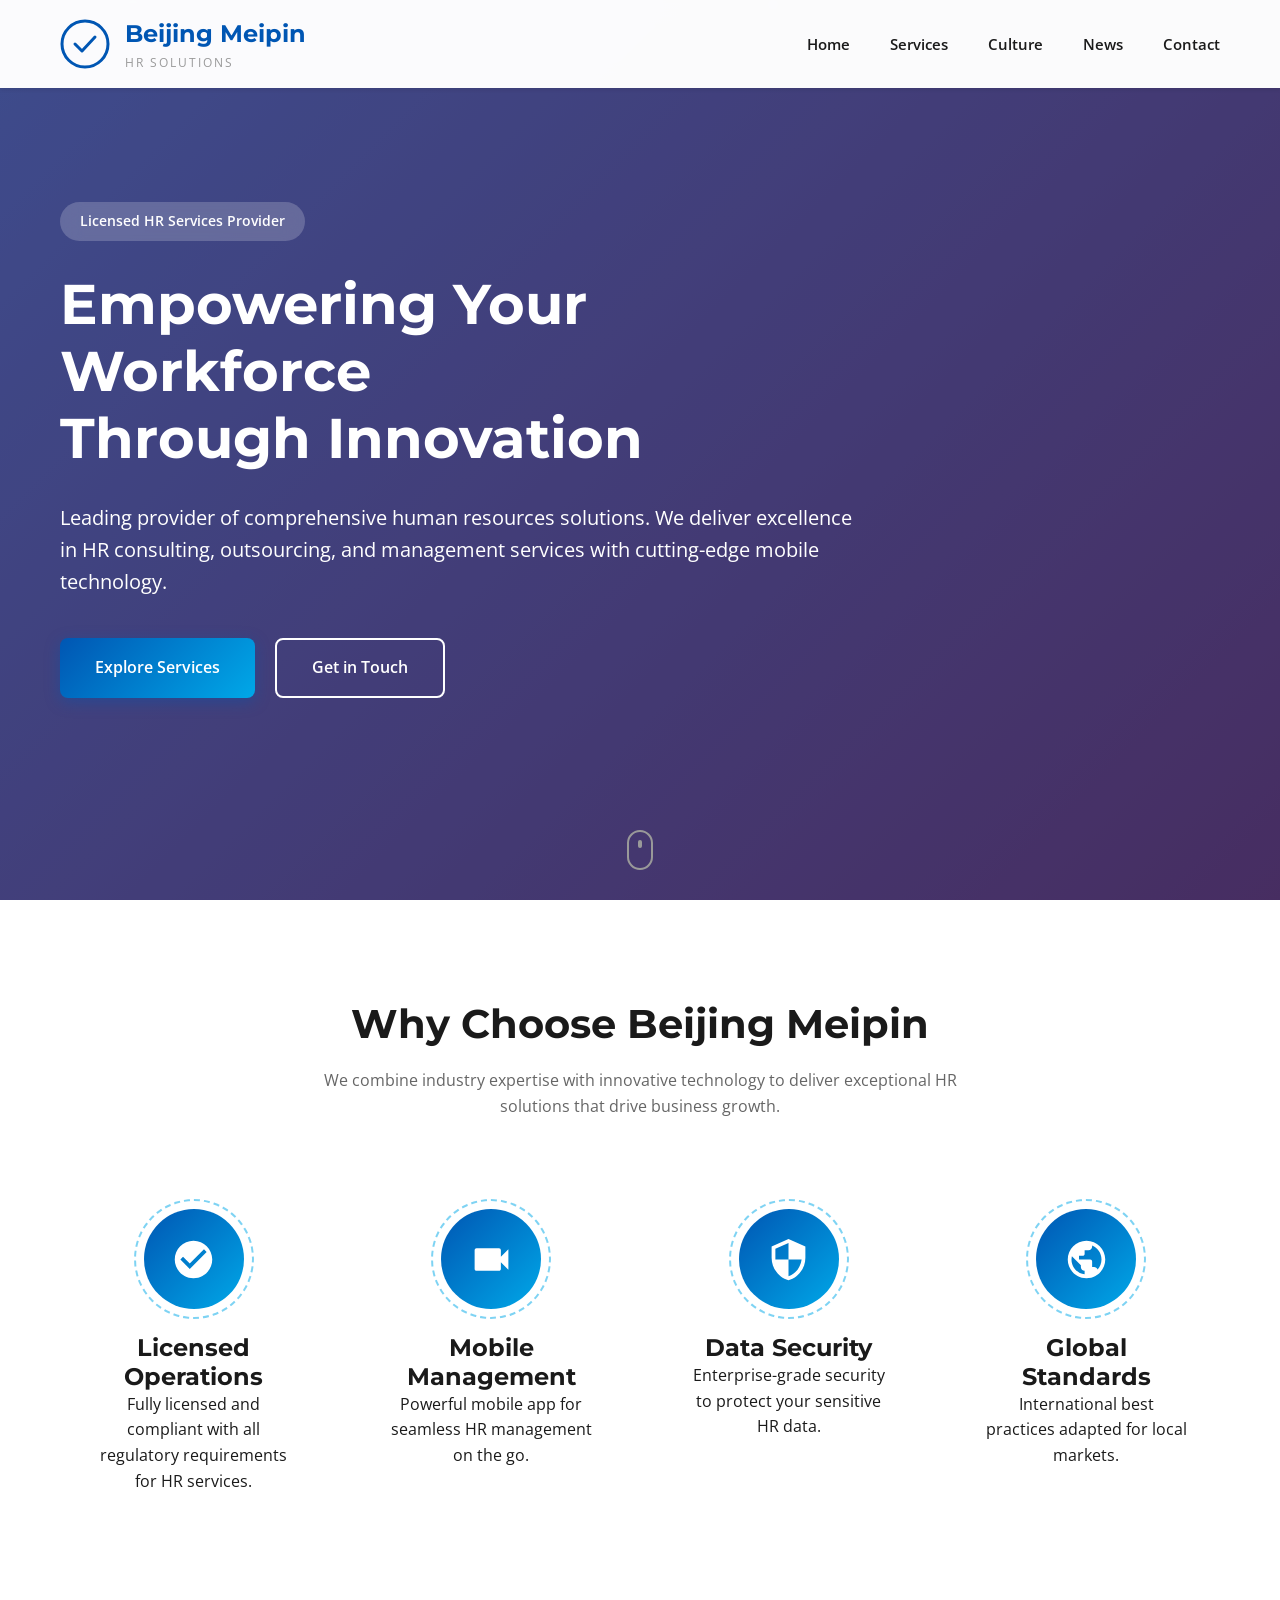
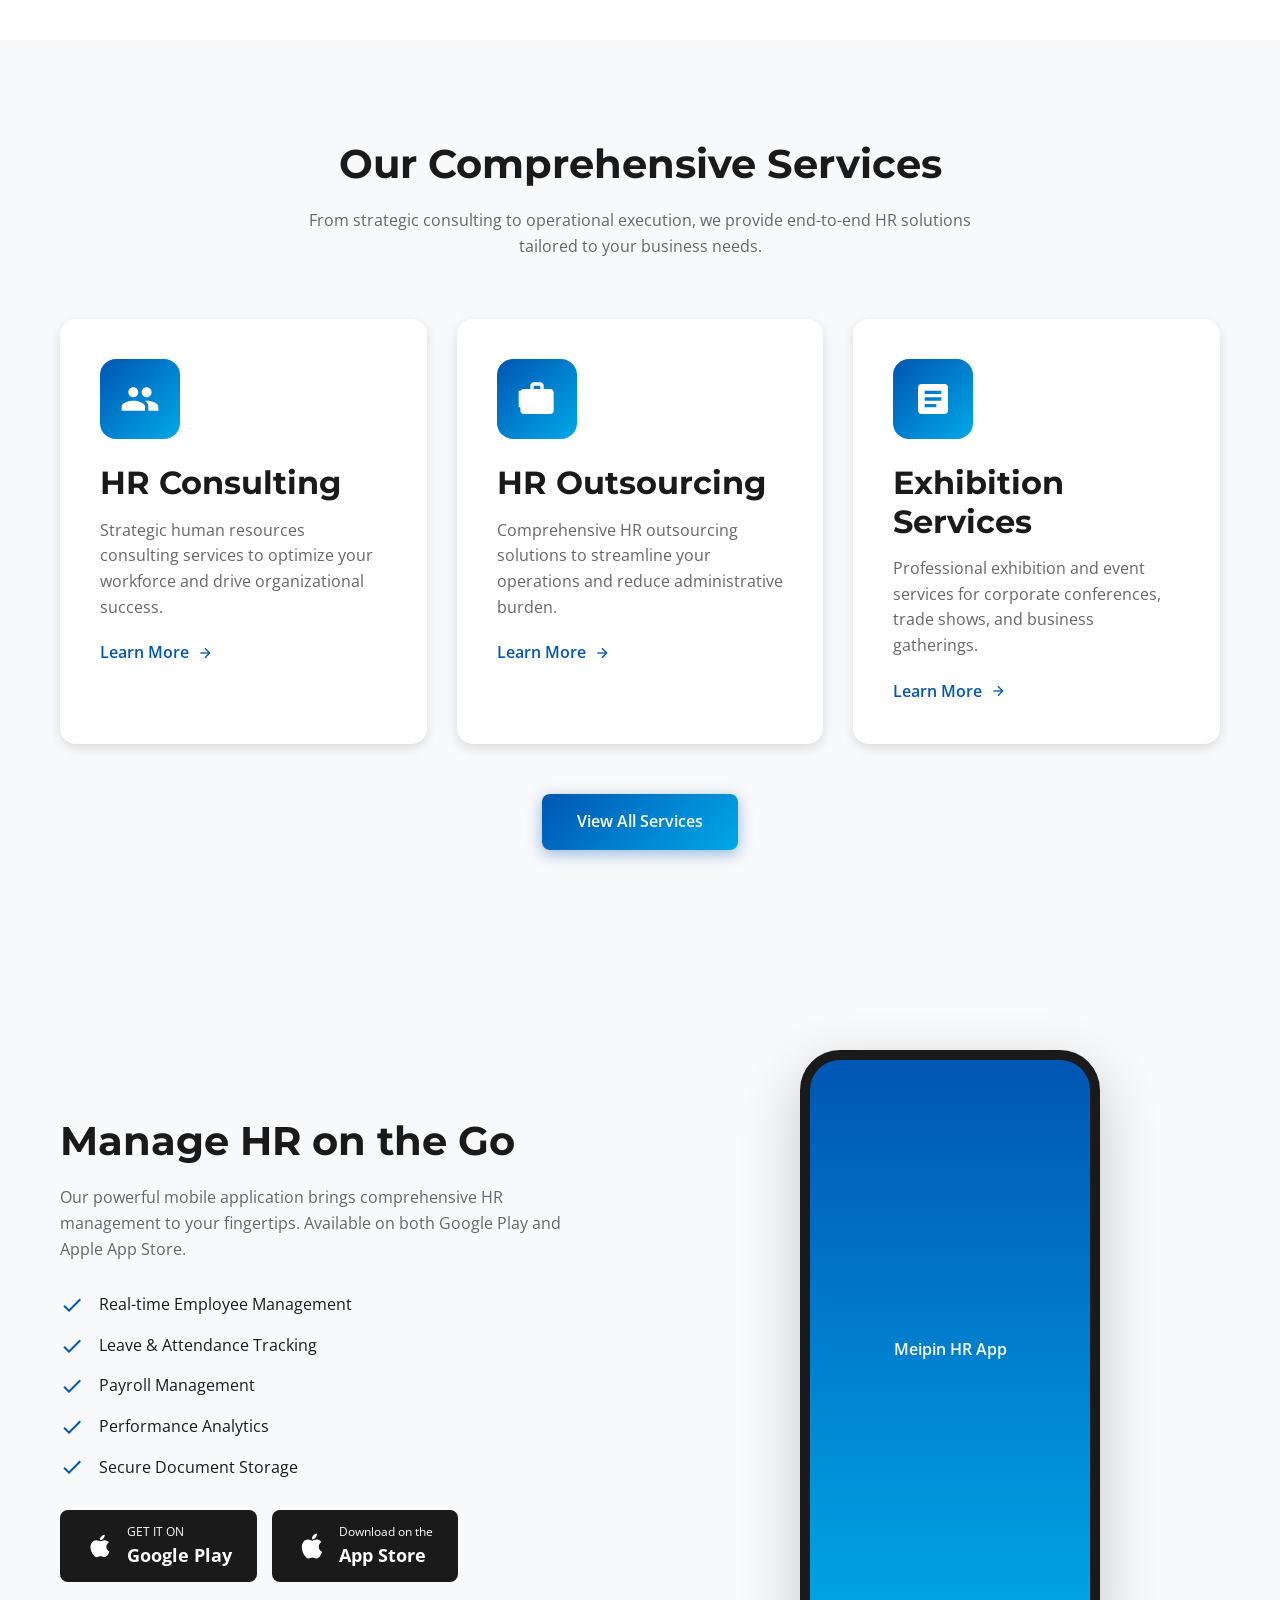
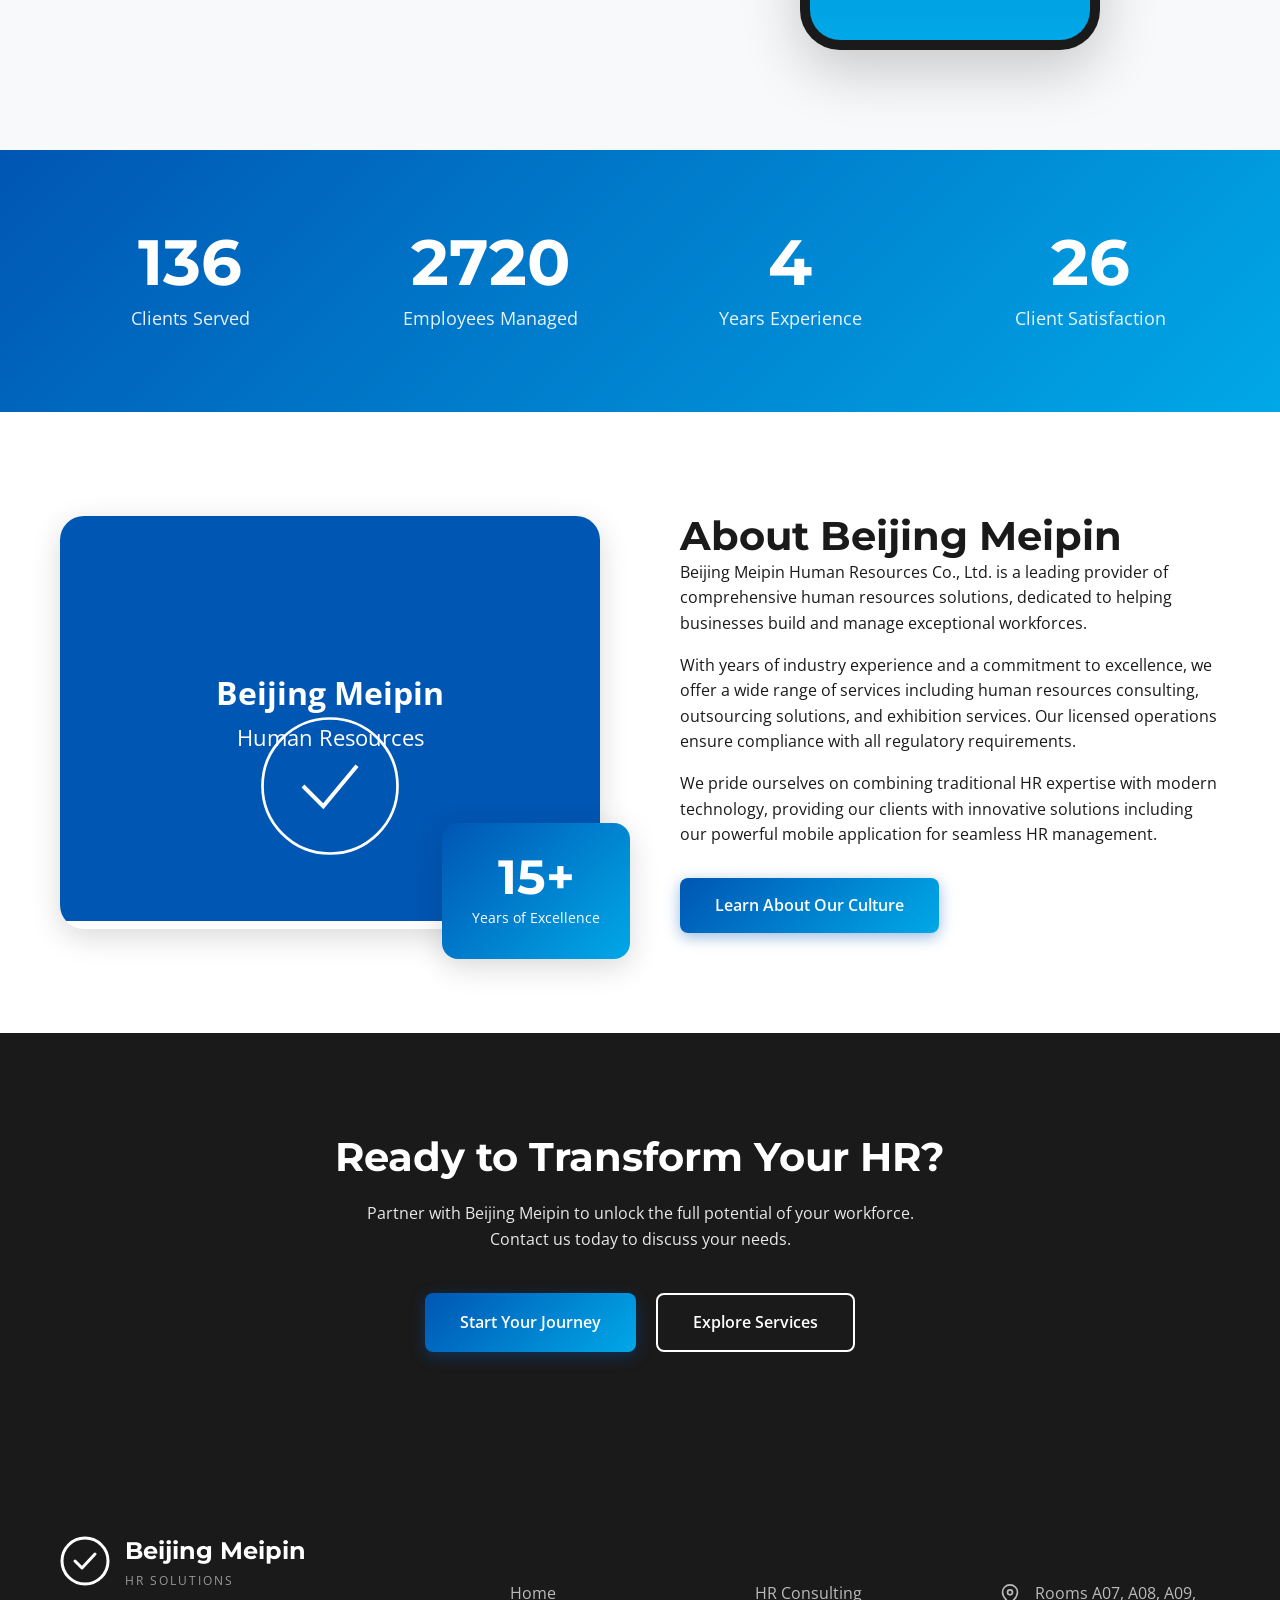
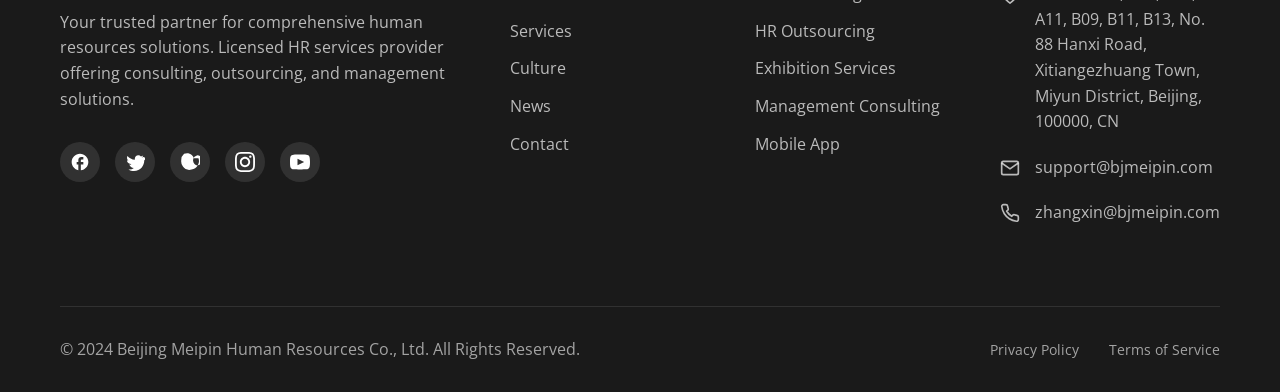
<file: index.html>
<!DOCTYPE html>
<html lang="en">
<head>
    <meta charset="UTF-8">
    <meta name="viewport" content="width=device-width, initial-scale=1.0">
    <meta name="description" content="Beijing Meipin Human Resources Co., Ltd. - Your trusted partner for comprehensive HR solutions including consulting, outsourcing, and exhibition services. Available on mobile app for seamless management.">
    <meta name="keywords" content="human resources, HR consulting, HR outsourcing, recruitment, talent management, enterprise management, exhibition services, Beijing HR company">
    <meta name="author" content="Beijing Meipin Human Resources Co., Ltd.">
    <meta name="robots" content="index, follow">
    
    <!-- Open Graph / Social Media -->
    <meta property="og:type" content="website">
    <meta property="og:url" content="https://bjmeipin.com/">
    <meta property="og:title" content="Beijing Meipin - Global HR Solutions Provider">
    <meta property="og:description" content="Your trusted partner for comprehensive HR solutions. Expert consulting, outsourcing, and management services for businesses worldwide.">
    <meta property="og:image" content="https://bjmeipin.com/images/og-image.png">
    
    <!-- Twitter Card -->
    <meta name="twitter:card" content="summary_large_image">
    <meta name="twitter:title" content="Beijing Meipin - Global HR Solutions Provider">
    <meta name="twitter:description" content="Your trusted partner for comprehensive HR solutions. Expert consulting, outsourcing, and management services.">
    
    <!-- Canonical URL -->
    <link rel="canonical" href="https://bjmeipin.com/">
    
    <!-- Favicon -->
    <link rel="icon" type="image/svg+xml" href="images/favicon.svg">
    
    <!-- Fonts -->
    <link rel="preconnect" href="https://fonts.googleapis.com">
    <link rel="preconnect" href="https://fonts.gstatic.com" crossorigin>
    <link href="https://fonts.googleapis.com/css2?family=Montserrat:wght@400;500;600;700;800&family=Open+Sans:wght@400;500;600;700&display=swap" rel="stylesheet">
    
    <!-- Stylesheets -->
    <link rel="stylesheet" href="css/style.css">
    <link rel="stylesheet" href="css/animations.css">
    <link rel="stylesheet" href="css/responsive.css">
    
    <title>Beijing Meipin - Global HR Solutions Provider | Human Resources, Consulting & Outsourcing</title>
    
    <!-- Structured Data for SEO -->
    <script type="application/ld+json">
    {
        "@context": "https://schema.org",
        "@type": "Organization",
        "name": "Beijing Meipin Human Resources Co., Ltd.",
        "url": "https://bjmeipin.com",
        "logo": "https://bjmeipin.com/images/logo.svg",
        "description": "Professional human resources services including consulting, outsourcing, and exhibition services.",
        "address": {
            "@type": "PostalAddress",
            "streetAddress": "Rooms A07, A08, A09, A11, B09, B11, B13, No. 88 Hanxi Road, Xitiangezhuang Town, Miyun District",
            "addressLocality": "Beijing",
            "postalCode": "100000",
            "addressCountry": "CN"
        },
        "contactPoint": {
            "@type": "ContactPoint",
            "contactType": "customer service",
            "email": "support@bjmeipin.com"
        }
    }
    </script>
</head>
<body>
    <!-- Loader -->
    <div class="loader-wrapper">
        <div class="loader"></div>
    </div>

    <!-- Header -->
    <header class="header" role="banner">
        <div class="container">
            <div class="header-inner">
                <a href="index.html" class="logo" aria-label="Beijing Meipin Home">
                    <svg width="50" height="50" viewBox="0 0 50 50" fill="none" xmlns="http://www.w3.org/2000/svg">
                        <circle cx="25" cy="25" r="23" stroke="#0056b3" stroke-width="3"/>
                        <path d="M15 25L22 32L35 18" stroke="#0056b3" stroke-width="3" stroke-linecap="round" stroke-linejoin="round"/>
                    </svg>
                    <div>
                        <div class="logo-text">Beijing Meipin</div>
                        <div class="logo-tagline">HR Solutions</div>
                    </div>
                </a>
                
                <nav class="nav-menu" role="navigation" aria-label="Main Navigation">
                    <a href="index.html" class="nav-link active">Home</a>
                    <a href="services.html" class="nav-link">Services</a>
                    <a href="culture.html" class="nav-link">Culture</a>
                    <a href="news.html" class="nav-link">News</a>
                    <a href="contact.html" class="nav-link">Contact</a>
                </nav>
                
                <button class="mobile-toggle" aria-label="Toggle Navigation Menu" aria-expanded="false">
                    <span></span>
                    <span></span>
                    <span></span>
                </button>
            </div>
        </div>
    </header>

    <!-- Hero Section -->
    <section class="hero" id="home">
        <div class="hero-bg">
            <!-- Animated Background Elements -->
            <div class="particles">
                <div class="particle" style="left: 10%; animation-delay: 0s;"></div>
                <div class="particle" style="left: 20%; animation-delay: 2s;"></div>
                <div class="particle" style="left: 30%; animation-delay: 4s;"></div>
                <div class="particle" style="left: 40%; animation-delay: 1s;"></div>
                <div class="particle" style="left: 50%; animation-delay: 3s;"></div>
                <div class="particle" style="left: 60%; animation-delay: 5s;"></div>
                <div class="particle" style="left: 70%; animation-delay: 2.5s;"></div>
                <div class="particle" style="left: 80%; animation-delay: 4.5s;"></div>
                <div class="particle" style="left: 90%; animation-delay: 1.5s;"></div>
            </div>
        </div>
        
        <div class="hero-overlay"></div>
        
        <div class="container">
            <div class="hero-content animate-on-scroll">
                <span class="hero-badge">Licensed HR Services Provider</span>
                <h1 class="animate-on-scroll fadeInUp">Empowering Your Workforce<br>Through Innovation</h1>
                <p class="animate-on-scroll fadeInUp stagger-1">Leading provider of comprehensive human resources solutions. We deliver excellence in HR consulting, outsourcing, and management services with cutting-edge mobile technology.</p>
                <div class="hero-buttons animate-on-scroll fadeInUp stagger-2">
                    <a href="services.html" class="btn btn-primary">Explore Services</a>
                    <a href="contact.html" class="btn btn-outline">Get in Touch</a>
                </div>
            </div>
        </div>
        
        <div class="scroll-indicator">
            <div class="scroll-indicator-mouse">
                <div class="scroll-indicator-wheel"></div>
            </div>
        </div>
    </section>

    <!-- Features Section -->
    <section class="section" id="features">
        <div class="container">
            <div class="section-header animate-on-scroll">
                <h2>Why Choose Beijing Meipin</h2>
                <p>We combine industry expertise with innovative technology to deliver exceptional HR solutions that drive business growth.</p>
            </div>
            
            <div class="features-grid">
                <div class="feature-item animate-on-scroll">
                    <div class="feature-icon">
                        <svg viewBox="0 0 24 24" fill="currentColor">
                            <path d="M12 2C6.48 2 2 6.48 2 12s4.48 10 10 10 10-4.48 10-10S17.52 2 12 2zm-2 15l-5-5 1.41-1.41L10 14.17l7.59-7.59L19 8l-9 9z"/>
                        </svg>
                    </div>
                    <h4>Licensed Operations</h4>
                    <p>Fully licensed and compliant with all regulatory requirements for HR services.</p>
                </div>
                
                <div class="feature-item animate-on-scroll">
                    <div class="feature-icon">
                        <svg viewBox="0 0 24 24" fill="currentColor">
                            <path d="M17 10.5V7c0-.55-.45-1-1-1H4c-.55 0-1 .45-1 1v10c0 .55.45 1 1 1h12c.55 0 1-.45 1-1v-3.5l4 4v-11l-4 4z"/>
                        </svg>
                    </div>
                    <h4>Mobile Management</h4>
                    <p>Powerful mobile app for seamless HR management on the go.</p>
                </div>
                
                <div class="feature-item animate-on-scroll">
                    <div class="feature-icon">
                        <svg viewBox="0 0 24 24" fill="currentColor">
                            <path d="M12 1L3 5v6c0 5.55 3.84 10.74 9 12 5.16-1.26 9-6.45 9-12V5l-9-4zm0 10.99h7c-.53 4.12-3.28 7.79-7 8.94V12H5V6.3l7-3.11v8.8z"/>
                        </svg>
                    </div>
                    <h4>Data Security</h4>
                    <p>Enterprise-grade security to protect your sensitive HR data.</p>
                </div>
                
                <div class="feature-item animate-on-scroll">
                    <div class="feature-icon">
                        <svg viewBox="0 0 24 24" fill="currentColor">
                            <path d="M12 2C6.48 2 2 6.48 2 12s4.48 10 10 10 10-4.48 10-10S17.52 2 12 2zm-1 17.93c-3.95-.49-7-3.85-7-7.93 0-.62.08-1.21.21-1.79L9 15v1c0 1.1.9 2 2 2v1.93zm6.9-2.54c-.26-.81-1-1.39-1.9-1.39h-1v-3c0-.55-.45-1-1-1H8v-2h2c.55 0 1-.45 1-1V7h2c1.1 0 2-.9 2-2v-.41c2.93 1.19 5 4.06 5 7.41 0 2.08-.8 3.97-2.1 5.39z"/>
                        </svg>
                    </div>
                    <h4>Global Standards</h4>
                    <p>International best practices adapted for local markets.</p>
                </div>
            </div>
        </div>
    </section>

    <!-- Services Preview Section -->
    <section class="section section-light" id="services-preview">
        <div class="container">
            <div class="section-header animate-on-scroll">
                <h2>Our Comprehensive Services</h2>
                <p>From strategic consulting to operational execution, we provide end-to-end HR solutions tailored to your business needs.</p>
            </div>
            
            <div class="grid grid-3 cards-container">
                <div class="card animate-on-scroll">
                    <div class="card-icon">
                        <svg viewBox="0 0 24 24" fill="currentColor">
                            <path d="M16 11c1.66 0 2.99-1.34 2.99-3S17.66 5 16 5c-1.66 0-3 1.34-3 3s1.34 3 3 3zm-8 0c1.66 0 2.99-1.34 2.99-3S9.66 5 8 5C6.34 5 5 6.34 5 8s1.34 3 3 3zm0 2c-2.33 0-7 1.17-7 3.5V19h14v-2.5c0-2.33-4.67-3.5-7-3.5zm8 0c-.29 0-.62.02-.97.05 1.16.84 1.97 1.97 1.97 3.45V19h6v-2.5c0-2.33-4.67-3.5-7-3.5z"/>
                        </svg>
                    </div>
                    <h3>HR Consulting</h3>
                    <p>Strategic human resources consulting services to optimize your workforce and drive organizational success.</p>
                    <a href="services.html#consulting" class="card-link">
                        Learn More
                        <svg viewBox="0 0 24 24" fill="none" stroke="currentColor" stroke-width="2">
                            <line x1="5" y1="12" x2="19" y2="12"/>
                            <polyline points="12 5 19 12 12 19"/>
                        </svg>
                    </a>
                </div>
                
                <div class="card animate-on-scroll">
                    <div class="card-icon">
                        <svg viewBox="0 0 24 24" fill="currentColor">
                            <path d="M4 10V7H1v10h3v-3h11v3h3V7h-3v3H4zm3-1h5v2H7V9zm7 4H10v6h7v-6h-3z"/>
                            <path d="M20 6h-4V4c0-1.11-.89-2-2-2h-4c-1.11 0-2 .89-2 2v2H4c-1.11 0-1.99.89-1.99 2L2 19c0 1.11.89 2 2 2h16c1.11 0 2-.89 2-2V8c0-1.11-.89-2-2-2zm-6 0h-4V4h4v2z"/>
                        </svg>
                    </div>
                    <h3>HR Outsourcing</h3>
                    <p>Comprehensive HR outsourcing solutions to streamline your operations and reduce administrative burden.</p>
                    <a href="services.html#outsourcing" class="card-link">
                        Learn More
                        <svg viewBox="0 0 24 24" fill="none" stroke="currentColor" stroke-width="2">
                            <line x1="5" y1="12" x2="19" y2="12"/>
                            <polyline points="12 5 19 12 12 19"/>
                        </svg>
                    </a>
                </div>
                
                <div class="card animate-on-scroll">
                    <div class="card-icon">
                        <svg viewBox="0 0 24 24" fill="currentColor">
                            <path d="M19 3H5c-1.1 0-2 .9-2 2v14c0 1.1.9 2 2 2h14c1.1 0 2-.9 2-2V5c0-1.1-.9-2-2-2zm-5 14H7v-2h7v2zm3-4H7v-2h10v2zm0-4H7V7h10v2z"/>
                        </svg>
                    </div>
                    <h3>Exhibition Services</h3>
                    <p>Professional exhibition and event services for corporate conferences, trade shows, and business gatherings.</p>
                    <a href="services.html#exhibition" class="card-link">
                        Learn More
                        <svg viewBox="0 0 24 24" fill="none" stroke="currentColor" stroke-width="2">
                            <line x1="5" y1="12" x2="19" y2="12"/>
                            <polyline points="12 5 19 12 12 19"/>
                        </svg>
                    </a>
                </div>
            </div>
            
            <div style="text-align: center; margin-top: 50px;" class="animate-on-scroll">
                <a href="services.html" class="btn btn-primary">View All Services</a>
            </div>
        </div>
    </section>

    <!-- Mobile App Section -->
    <section class="section app-section" id="mobile-app">
        <div class="container">
            <div class="app-grid">
                <div class="app-content animate-on-scroll">
                    <h2>Manage HR on the Go</h2>
                    <p>Our powerful mobile application brings comprehensive HR management to your fingertips. Available on both Google Play and Apple App Store.</p>
                    
                    <div class="app-features">
                        <div class="app-feature">
                            <svg viewBox="0 0 24 24" fill="currentColor">
                                <path d="M9 16.17L4.83 12l-1.42 1.41L9 19 21 7l-1.41-1.41z"/>
                            </svg>
                            <span>Real-time Employee Management</span>
                        </div>
                        <div class="app-feature">
                            <svg viewBox="0 0 24 24" fill="currentColor">
                                <path d="M9 16.17L4.83 12l-1.42 1.41L9 19 21 7l-1.41-1.41z"/>
                            </svg>
                            <span>Leave & Attendance Tracking</span>
                        </div>
                        <div class="app-feature">
                            <svg viewBox="0 0 24 24" fill="currentColor">
                                <path d="M9 16.17L4.83 12l-1.42 1.41L9 19 21 7l-1.41-1.41z"/>
                            </svg>
                            <span>Payroll Management</span>
                        </div>
                        <div class="app-feature">
                            <svg viewBox="0 0 24 24" fill="currentColor">
                                <path d="M9 16.17L4.83 12l-1.42 1.41L9 19 21 7l-1.41-1.41z"/>
                            </svg>
                            <span>Performance Analytics</span>
                        </div>
                        <div class="app-feature">
                            <svg viewBox="0 0 24 24" fill="currentColor">
                                <path d="M9 16.17L4.83 12l-1.42 1.41L9 19 21 7l-1.41-1.41z"/>
                            </svg>
                            <span>Secure Document Storage</span>
                        </div>
                    </div>
                    
                    <div class="app-buttons">
                        <a href="#" class="app-button" title="Download on Google Play">
                            <svg viewBox="0 0 24 24" fill="currentColor">
                                <path d="M17.05 20.28c-.98.95-2.05.8-3.08.35-1.09-.46-2.09-.48-3.24 0-1.44.62-2.2.44-3.06-.35C2.79 15.25 3.51 7.7 9.05 7.44c1.35.07 2.29.74 3.08.8 1.18-.24 2.31-.93 3.57-.84 1.51.12 2.65.72 3.4 1.8-3.12 1.87-2.38 5.98.48 7.13-.57 1.5-1.31 2.99-2.54 3.95zM12.03 7.25c-.15-2.23 1.66-4.07 3.74-4.25.29 2.58-2.34 4.5-3.74 4.25z"/>
                            </svg>
                            <div class="app-button-text">
                                <span>GET IT ON</span>
                                <strong>Google Play</strong>
                            </div>
                        </a>
                        <a href="#" class="app-button" title="Download on App Store">
                            <svg viewBox="0 0 24 24" fill="currentColor">
                                <path d="M18.71 19.5c-.83 1.24-1.71 2.45-3.05 2.47-1.34.03-1.77-.79-3.29-.79-1.53 0-2 .77-3.27.82-1.31.05-2.3-1.32-3.14-2.53C4.25 17 2.94 12.45 4.7 9.39c.87-1.52 2.43-2.48 4.12-2.51 1.28-.02 2.5.87 3.29.87.78 0 2.26-1.07 3.81-.91.65.03 2.47.26 3.64 1.98-.09.06-2.17 1.28-2.15 3.81.03 3.02 2.65 4.03 2.68 4.04-.03.07-.42 1.44-1.38 2.83M13 3.5c.73-.83 1.94-1.46 2.94-1.5.13 1.17-.34 2.35-1.04 3.19-.69.85-1.83 1.51-2.95 1.42-.15-1.15.41-2.35 1.05-3.11z"/>
                            </svg>
                            <div class="app-button-text">
                                <span>Download on the</span>
                                <strong>App Store</strong>
                            </div>
                        </a>
                    </div>
                </div>
                
                <div class="app-image animate-on-scroll">
                    <div class="phone-mockup">
                        <div class="phone-screen">
                            <span>Meipin HR App</span>
                        </div>
                    </div>
                </div>
            </div>
        </div>
    </section>

    <!-- Statistics Section -->
    <section class="stats-section">
        <div class="container">
            <div class="stats-grid">
                <div class="stat-item animate-on-scroll">
                    <div class="stat-number" data-count="500" data-suffix="+">0</div>
                    <div class="stat-label">Clients Served</div>
                </div>
                <div class="stat-item animate-on-scroll">
                    <div class="stat-number" data-count="10000" data-suffix="+">0</div>
                    <div class="stat-label">Employees Managed</div>
                </div>
                <div class="stat-item animate-on-scroll">
                    <div class="stat-number" data-count="15" data-suffix="+">0</div>
                    <div class="stat-label">Years Experience</div>
                </div>
                <div class="stat-item animate-on-scroll">
                    <div class="stat-number" data-count="98" data-suffix="%">0</div>
                    <div class="stat-label">Client Satisfaction</div>
                </div>
            </div>
        </div>
    </section>

    <!-- About Section -->
    <section class="section" id="about">
        <div class="container">
            <div class="about-grid">
                <div class="about-image animate-on-scroll">
                    <div class="about-image-main">
                        <svg viewBox="0 0 400 300" fill="none" xmlns="http://www.w3.org/2000/svg">
                            <rect width="400" height="300" fill="url(#gradient1)"/>
                            <text x="200" y="140" text-anchor="middle" fill="white" font-size="24" font-weight="bold">Beijing Meipin</text>
                            <text x="200" y="170" text-anchor="middle" fill="white" font-size="16">Human Resources</text>
                            <circle cx="200" cy="200" r="50" stroke="white" stroke-width="2" fill="none"/>
                            <path d="M180 200L195 215L220 185" stroke="white" stroke-width="3" fill="none"/>
                            <defs>
                                <linearGradient id="gradient1" x1="0" y1="0" x2="400" y2="300">
                                    <stop offset="0%" stop-color="#0056b3"/>
                                    <stop offset="100%" stop-color="#00a8e8"/>
                                </linearGradient>
                            </defs>
                        </svg>
                    </div>
                    <div class="about-badge">
                        <div class="about-badge-number">15+</div>
                        <div class="about-badge-text">Years of Excellence</div>
                    </div>
                </div>
                
                <div class="about-content animate-on-scroll">
                    <h2>About Beijing Meipin</h2>
                    <p>Beijing Meipin Human Resources Co., Ltd. is a leading provider of comprehensive human resources solutions, dedicated to helping businesses build and manage exceptional workforces.</p>
                    <p>With years of industry experience and a commitment to excellence, we offer a wide range of services including human resources consulting, outsourcing solutions, and exhibition services. Our licensed operations ensure compliance with all regulatory requirements.</p>
                    <p>We pride ourselves on combining traditional HR expertise with modern technology, providing our clients with innovative solutions including our powerful mobile application for seamless HR management.</p>
                    
                    <div style="margin-top: 30px;">
                        <a href="culture.html" class="btn btn-primary">Learn About Our Culture</a>
                    </div>
                </div>
            </div>
        </div>
    </section>

    <!-- CTA Section -->
    <section class="cta-section">
        <div class="container">
            <div class="cta-content animate-on-scroll">
                <h2>Ready to Transform Your HR?</h2>
                <p>Partner with Beijing Meipin to unlock the full potential of your workforce. Contact us today to discuss your needs.</p>
                <div class="hero-buttons" style="justify-content: center;">
                    <a href="contact.html" class="btn btn-primary">Start Your Journey</a>
                    <a href="services.html" class="btn btn-outline">Explore Services</a>
                </div>
            </div>
        </div>
    </section>

    <!-- Footer -->
    <footer class="footer" role="contentinfo">
        <div class="container">
            <div class="footer-grid">
                <div class="footer-brand">
                    <a href="index.html" class="logo" style="margin-bottom: 20px;">
                        <svg width="50" height="50" viewBox="0 0 50 50" fill="none" xmlns="http://www.w3.org/2000/svg">
                            <circle cx="25" cy="25" r="23" stroke="white" stroke-width="3"/>
                            <path d="M15 25L22 32L35 18" stroke="white" stroke-width="3" stroke-linecap="round" stroke-linejoin="round"/>
                        </svg>
                        <div>
                            <div class="logo-text" style="color: white;">Beijing Meipin</div>
                            <div class="logo-tagline">HR Solutions</div>
                        </div>
                    </a>
                    <p>Your trusted partner for comprehensive human resources solutions. Licensed HR services provider offering consulting, outsourcing, and management solutions.</p>
                    
                    <div class="footer-social">
                        <a href="#" aria-label="Facebook">
                            <svg viewBox="0 0 24 24" fill="currentColor">
                                <path d="M22 12c0-5.52-4.48-10-10-10S2 6.48 2 12c0 4.84 3.44 8.87 8 9.8V15H8v-3h2V9.5C10 7.57 11.57 6 13.5 6H16v3h-2c-.55 0-1 .45-1 1v2h3v3h-3v6.95c5.05-.5 9-4.76 9-9.95z"/>
                            </svg>
                        </a>
                        <a href="#" aria-label="Twitter">
                            <svg viewBox="0 0 24 24" fill="currentColor">
                                <path d="M22.46 6c-.77.35-1.6.58-2.46.69.88-.53 1.56-1.37 1.88-2.38-.83.5-1.75.85-2.72 1.05C18.37 4.5 17.26 4 16 4c-2.35 0-4.27 1.92-4.27 4.29 0 .34.04.67.11.98C8.28 9.09 5.11 7.38 3 4.79c-.37.63-.58 1.37-.58 2.15 0 1.49.75 2.81 1.91 3.56-.71 0-1.37-.2-1.95-.5v.03c0 2.08 1.48 3.82 3.44 4.21a4.22 4.22 0 011.93.84c-.49.07-1.01.11-1.54.11-.38 0-.75-.04-1.11-.1.75 2.35 2.94 4.06 5.54 4.12a8.26 8.26 0 01-5.44 1.83c-.35 0-.69-.02-1.03-.06 1.91 1.23 4.18 1.94 6.62 1.94 7.95 0 12.29-6.59 12.29-12.29 0-.19 0-.37-.01-.56.84-.6 1.56-1.36 2.14-2.23z"/>
                            </svg>
                        </a>
                        <a href="#" aria-label="LinkedIn">
                            <svg viewBox="0 0 24 24" fill="currentColor">
                                <path d="M22.12 7.64A10 10 0 0113.89 21 10.13 10.13 0 016.73 20.5a10 10 0 01-3.39-3.4A10 10 0 011.5 10a10 10 0 013.4-7.89A10 10 0 0110 1.5a10 10 0 016.73 6.14zm-4.72-1.94a6.5 6.5 0 00-1.78 4.3 6.5 6.5 0 001.78 4.3 6.5 6.5 0 003.39 1.78 6.5 6.5 0 004.3-1.78 6.5 6.5 0 001.78-4.3 6.5 6.5 0 00-1.78-4.3 6.5 6.5 0 00-4.3-1.78z"/>
                            </svg>
                        </a>
                        <a href="#" aria-label="Instagram">
                            <svg viewBox="0 0 24 24" fill="currentColor">
                                <path d="M12 2.163c3.204 0 3.584.012 4.85.07 3.252.148 4.771 1.691 4.919 4.919.058 1.265.069 1.645.069 4.849 0 3.205-.012 3.584-.069 4.849-.149 3.225-1.664 4.771-4.919 4.919-1.266.058-1.644.07-4.85.07-3.204 0-3.584-.012-4.849-.07-3.26-.149-4.771-1.699-4.919-4.92-.058-1.265-.07-1.644-.07-4.849 0-3.204.013-3.583.07-4.849.149-3.227 1.664-4.771 4.919-4.919 1.266-.057 1.645-.069 4.849-.069zm0-2.163c-3.259 0-3.667.014-4.947.072-4.358.2-6.78 2.618-6.98 6.98-.059 1.281-.073 1.689-.073 4.948 0 3.259.014 3.668.072 4.948.2 4.358 2.618 6.78 6.98 6.98 1.281.058 1.689.072 4.948.072 3.259 0 3.668-.014 4.948-.072 4.354-.2 6.782-2.618 6.979-6.98.059-1.28.073-1.689.073-4.948 0-3.259-.014-3.667-.072-4.947-.196-4.354-2.617-6.78-6.979-6.98-1.281-.059-1.69-.073-4.949-.073zm0 5.838c-3.403 0-6.162 2.759-6.162 6.162s2.759 6.163 6.162 6.163 6.162-2.759 6.162-6.163c0-3.403-2.759-6.162-6.162-6.162zm0 10.162c-2.209 0-4-1.79-4-4 0-2.209 1.791-4 4-4s4 1.791 4 4c0 2.21-1.791 4-4 4zm6.406-11.845c-.796 0-1.441.645-1.441 1.44s.645 1.44 1.441 1.44c.795 0 1.439-.645 1.439-1.44s-.644-1.44-1.439-1.44z"/>
                            </svg>
                        </a>
                        <a href="#" aria-label="YouTube">
                            <svg viewBox="0 0 24 24" fill="currentColor">
                                <path d="M19.615 3.184c-3.604-.246-11.631-.245-15.23 0-3.897.266-4.356 2.62-4.385 8.816.029 6.185.484 8.549 4.385 8.816 3.6.245 11.626.246 15.23 0 3.897-.266 4.356-2.62 4.385-8.816-.029-6.185-.484-8.549-4.385-8.816zm-10.615 12.816v-8l8 3.993-8 4.007z"/>
                            </svg>
                        </a>
                    </div>
                </div>
                
                <div class="footer-column">
                    <h4 class="footer-title">Quick Links</h4>
                    <ul class="footer-links">
                        <li><a href="index.html">Home</a></li>
                        <li><a href="services.html">Services</a></li>
                        <li><a href="culture.html">Culture</a></li>
                        <li><a href="news.html">News</a></li>
                        <li><a href="contact.html">Contact</a></li>
                    </ul>
                </div>
                
                <div class="footer-column">
                    <h4 class="footer-title">Services</h4>
                    <ul class="footer-links">
                        <li><a href="services.html#consulting">HR Consulting</a></li>
                        <li><a href="services.html#outsourcing">HR Outsourcing</a></li>
                        <li><a href="services.html#exhibition">Exhibition Services</a></li>
                        <li><a href="services.html#management">Management Consulting</a></li>
                        <li><a href="services.html#mobile">Mobile App</a></li>
                    </ul>
                </div>
                
                <div class="footer-column">
                    <h4 class="footer-title">Contact Us</h4>
                    <ul class="footer-contact">
                        <li>
                            <svg viewBox="0 0 24 24" fill="none" stroke="currentColor" stroke-width="2">
                                <path d="M21 10c0 7-9 13-9 13s-9-6-9-13a9 9 0 0118 0z"/>
                                <circle cx="12" cy="10" r="3"/>
                            </svg>
                            <span>Rooms A07, A08, A09, A11, B09, B11, B13, No. 88 Hanxi Road, Xitiangezhuang Town, Miyun District, Beijing, 100000, CN</span>
                        </li>
                        <li>
                            <svg viewBox="0 0 24 24" fill="none" stroke="currentColor" stroke-width="2">
                                <path d="M4 4h16c1.1 0 2 .9 2 2v12c0 1.1-.9 2-2 2H4c-1.1 0-2-.9-2-2V6c0-1.1.9-2 2-2z"/>
                                <polyline points="22,6 12,13 2,6"/>
                            </svg>
                            <span>support@bjmeipin.com</span>
                        </li>
                        <li>
                            <svg viewBox="0 0 24 24" fill="none" stroke="currentColor" stroke-width="2">
                                <path d="M22 16.92v3a2 2 0 01-2.18 2 19.79 19.79 0 01-8.63-3.07 19.5 19.5 0 01-6-6 19.79 19.79 0 01-3.07-8.67A2 2 0 014.11 2h3a2 2 0 012 1.72 12.84 12.84 0 00.7 2.81 2 2 0 01-.45 2.11L8.09 9.91a16 16 0 006 6l1.27-1.27a2 2 0 012.11-.45 12.84 12.84 0 002.81.7A2 2 0 0122 16.92z"/>
                            </svg>
                            <span>zhangxin@bjmeipin.com</span>
                        </li>
                    </ul>
                </div>
            </div>
            
            <div class="footer-bottom">
                <p>&copy; 2024 Beijing Meipin Human Resources Co., Ltd. All Rights Reserved.</p>
                <div class="footer-legal">
                    <a href="privacy-policy.html">Privacy Policy</a>
                    <a href="terms-of-service.html">Terms of Service</a>
                </div>
            </div>
        </div>
    </footer>

    <!-- Scroll to Top Button -->
    <button class="scroll-top" aria-label="Scroll to Top">
        <svg viewBox="0 0 24 24" fill="none" stroke="currentColor" stroke-width="2">
            <line x1="12" y1="19" x2="12" y2="5"/>
            <polyline points="5 12 12 5 19 12"/>
        </svg>
    </button>

    <!-- Scripts -->
    <script src="js/main.js"></script>
</body>
</html>
</file>
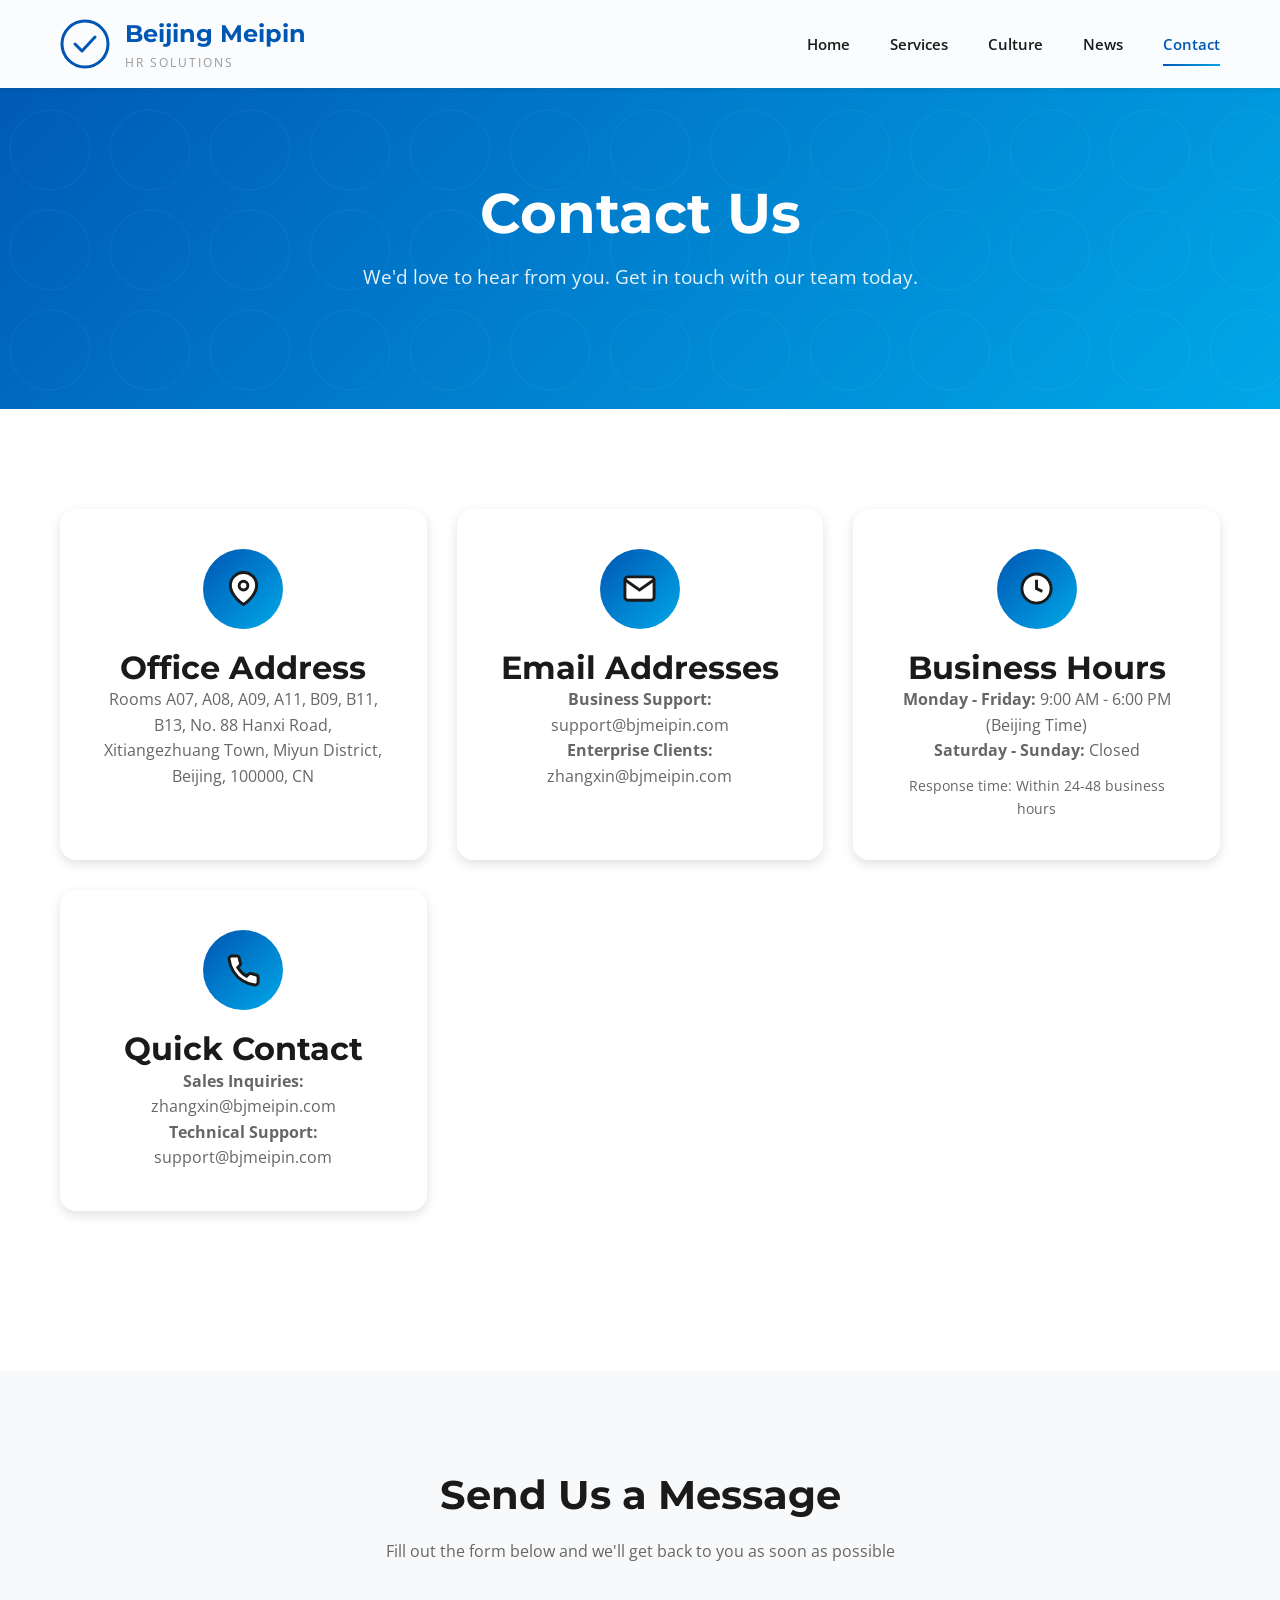
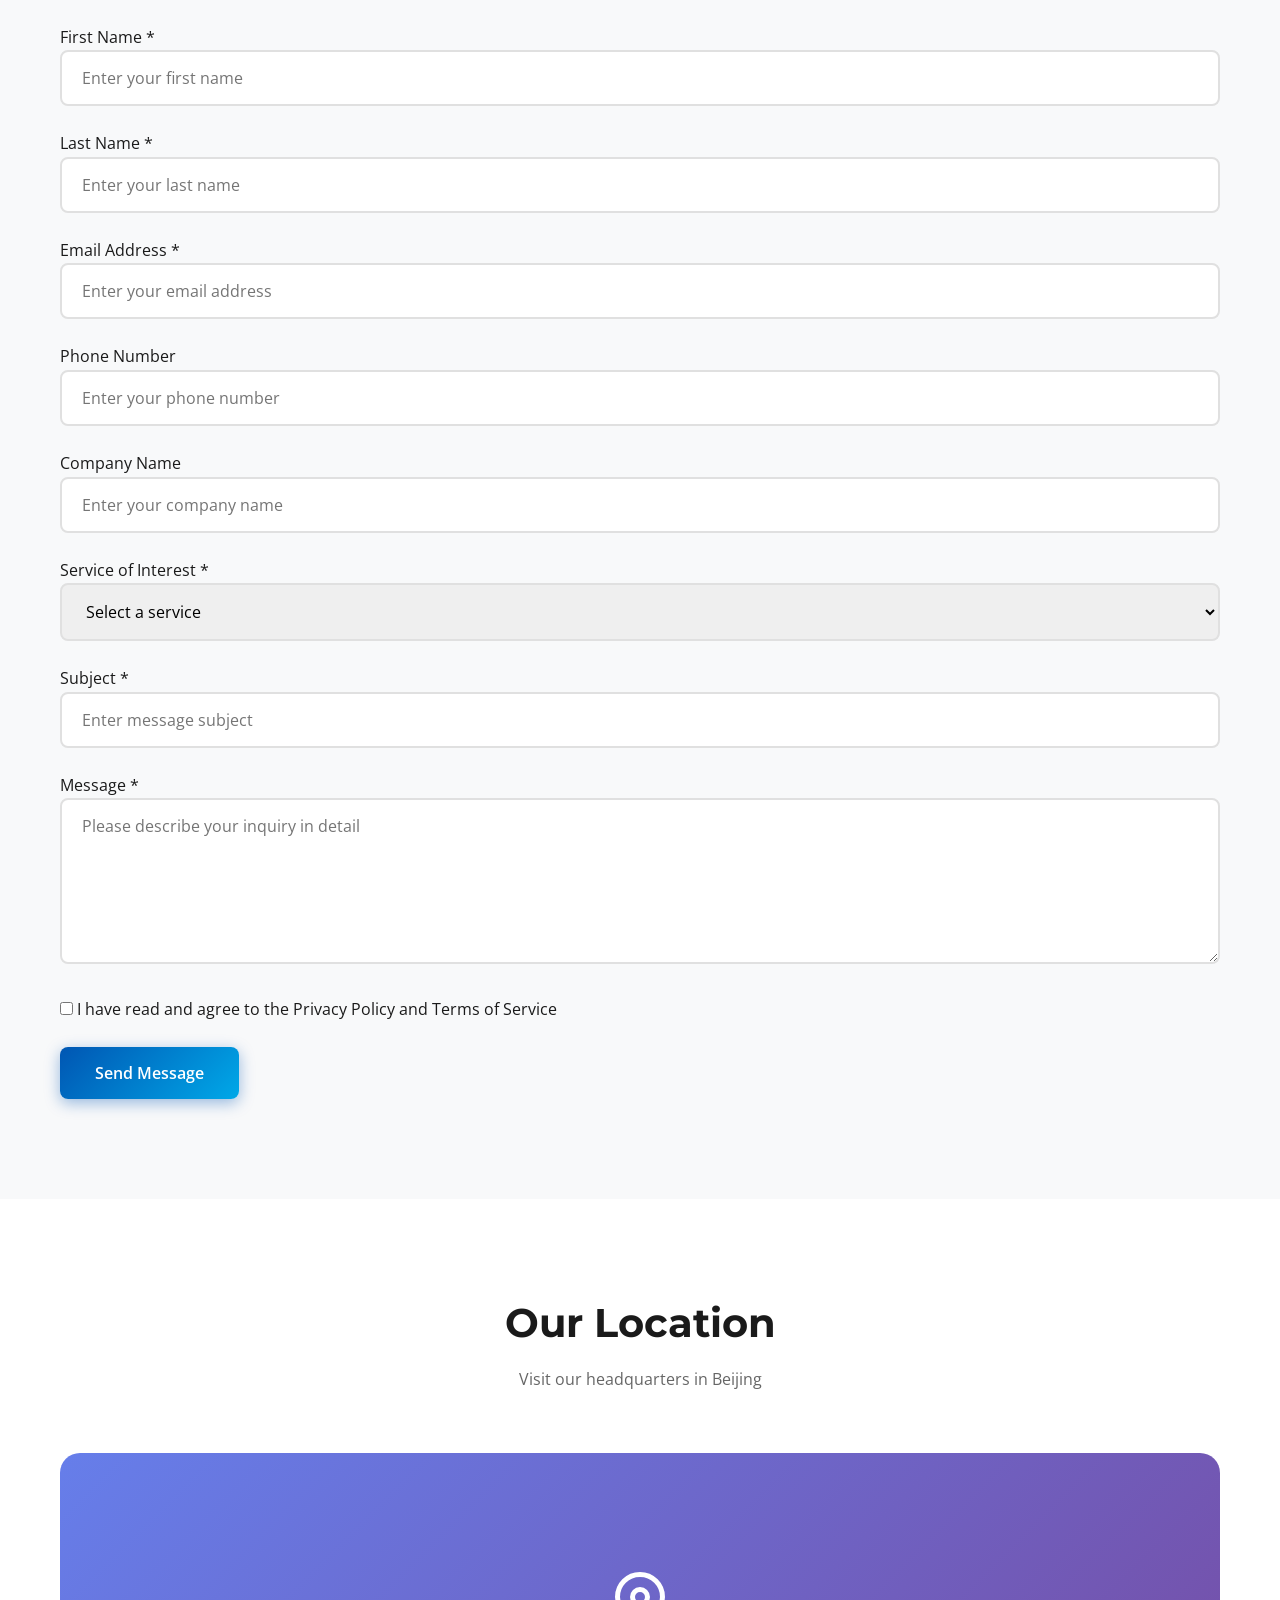
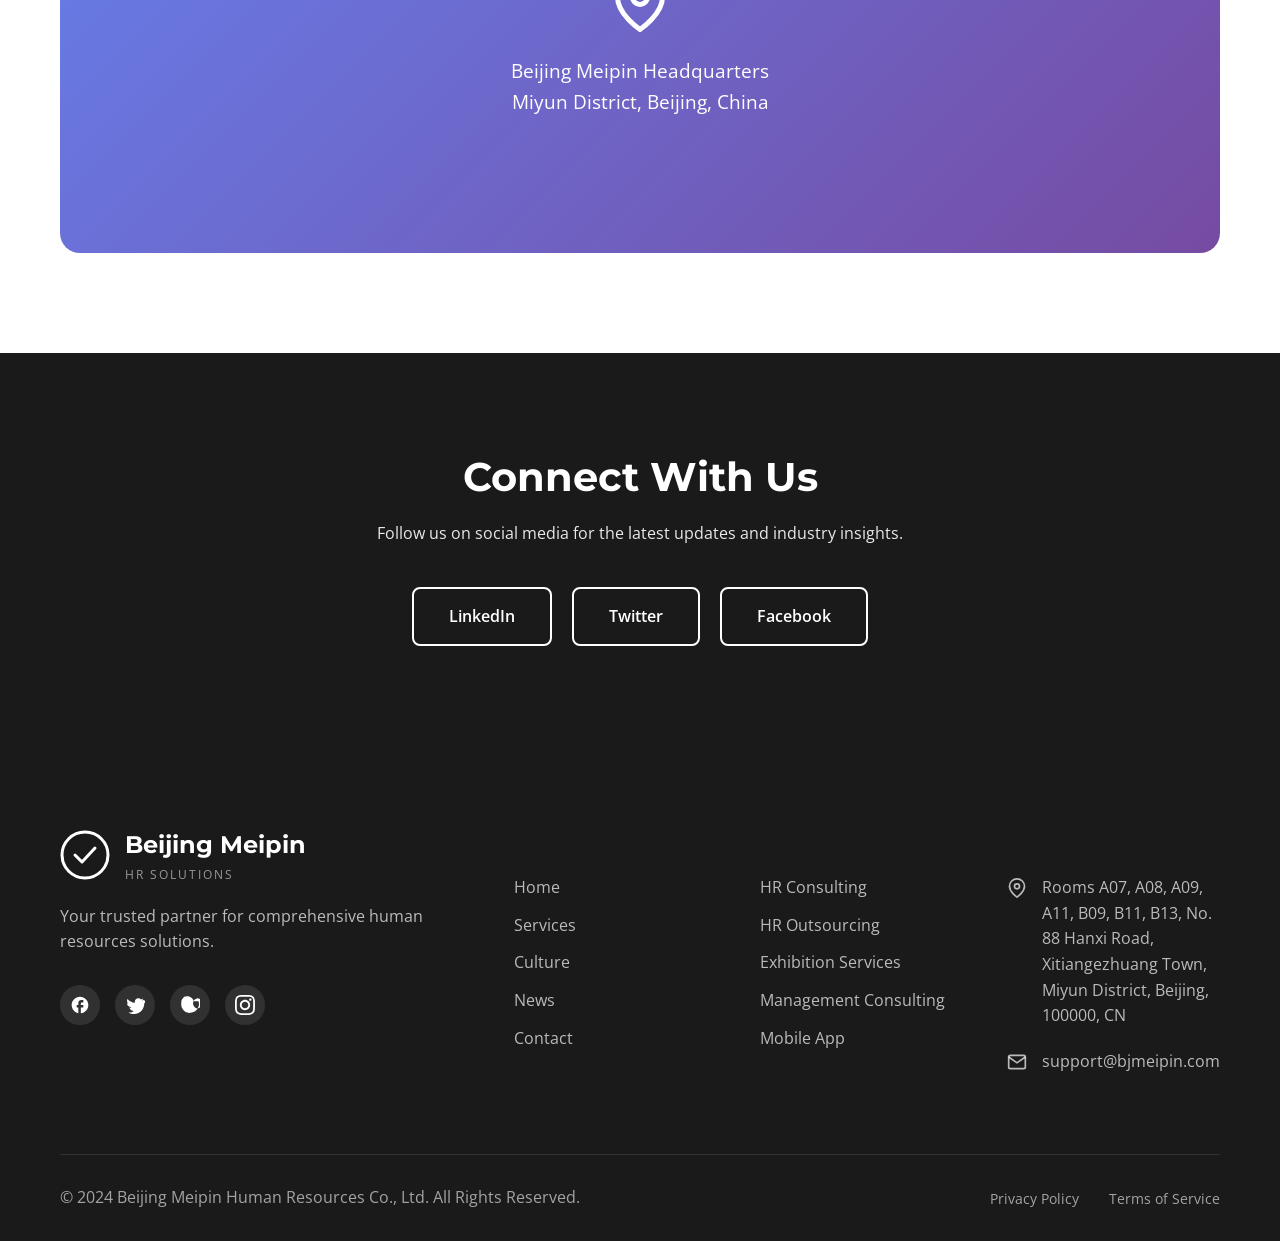
<file: contact.html>
<!DOCTYPE html>
<html lang="en">
<head>
    <meta charset="UTF-8">
    <meta name="viewport" content="width=device-width, initial-scale=1.0">
    <meta name="description" content="Contact Beijing Meipin - Get in touch with our HR solutions team. Business inquiries, support, and partnership opportunities.">
    <meta name="robots" content="index, follow">
    <link rel="canonical" href="https://bjmeipin.com/contact">
    <link rel="icon" type="image/svg+xml" href="images/favicon.svg">
    <link rel="preconnect" href="https://fonts.googleapis.com">
    <link rel="preconnect" href="https://fonts.gstatic.com" crossorigin>
    <link href="https://fonts.googleapis.com/css2?family=Montserrat:wght@400;500;600;700;800&family=Open+Sans:wght@400;500;600;700&display=swap" rel="stylesheet">
    <link rel="stylesheet" href="css/style.css">
    <link rel="stylesheet" href="css/animations.css">
    <link rel="stylesheet" href="css/responsive.css">
    <title>Contact Us - Beijing Meipin | Get in Touch with Our HR Solutions Team</title>
</head>
<body>
    <div class="loader-wrapper"><div class="loader"></div></div>

    <header class="header" role="banner">
        <div class="container">
            <div class="header-inner">
                <a href="index.html" class="logo" aria-label="Beijing Meipin Home">
                    <svg width="50" height="50" viewBox="0 0 50 50" fill="none"><circle cx="25" cy="25" r="23" stroke="#0056b3" stroke-width="3"/><path d="M15 25L22 32L35 18" stroke="#0056b3" stroke-width="3" stroke-linecap="round" stroke-linejoin="round"/></svg>
                    <div><div class="logo-text">Beijing Meipin</div><div class="logo-tagline">HR Solutions</div></div>
                </a>
                <nav class="nav-menu" role="navigation">
                    <a href="index.html" class="nav-link">Home</a>
                    <a href="services.html" class="nav-link">Services</a>
                    <a href="culture.html" class="nav-link">Culture</a>
                    <a href="news.html" class="nav-link">News</a>
                    <a href="contact.html" class="nav-link active">Contact</a>
                </nav>
                <button class="mobile-toggle" aria-label="Toggle Navigation"><span></span><span></span><span></span></button>
            </div>
        </div>
    </header>

    <section class="page-banner">
        <div class="container">
            <div class="page-banner-content animate-on-scroll">
                <h1>Contact Us</h1>
                <p>We'd love to hear from you. Get in touch with our team today.</p>
            </div>
        </div>
    </section>

    <section class="section">
        <div class="container">
            <div class="contact-info-grid">
                <div class="contact-info-item animate-on-scroll">
                    <div class="contact-info-icon">
                        <svg viewBox="0 0 24 24" fill="none" stroke="currentColor" stroke-width="2"><path d="M21 10c0 7-9 13-9 13s-9-6-9-13a9 9 0 0118 0z"/><circle cx="12" cy="10" r="3"/></svg>
                    </div>
                    <h3>Office Address</h3>
                    <p>Rooms A07, A08, A09, A11, B09, B11, B13, No. 88 Hanxi Road, Xitiangezhuang Town, Miyun District, Beijing, 100000, CN</p>
                </div>

                <div class="contact-info-item animate-on-scroll">
                    <div class="contact-info-icon">
                        <svg viewBox="0 0 24 24" fill="none" stroke="currentColor" stroke-width="2"><path d="M4 4h16c1.1 0 2 .9 2 2v12c0 1.1-.9 2-2 2H4c-1.1 0-2-.9-2-2V6c0-1.1.9-2 2-2z"/><polyline points="22,6 12,13 2,6"/></svg>
                    </div>
                    <h3>Email Addresses</h3>
                    <p><strong>Business Support:</strong><br>support@bjmeipin.com</p>
                    <p><strong>Enterprise Clients:</strong><br>zhangxin@bjmeipin.com</p>
                </div>

                <div class="contact-info-item animate-on-scroll">
                    <div class="contact-info-icon">
                        <svg viewBox="0 0 24 24" fill="none" stroke="currentColor" stroke-width="2"><circle cx="12" cy="12" r="10"/><polyline points="12 6 12 12 16 14"/></svg>
                    </div>
                    <h3>Business Hours</h3>
                    <p><strong>Monday - Friday:</strong> 9:00 AM - 6:00 PM (Beijing Time)</p>
                    <p><strong>Saturday - Sunday:</strong> Closed</p>
                    <p style="margin-top: 10px; font-size: 0.9rem;">Response time: Within 24-48 business hours</p>
                </div>

                <div class="contact-info-item animate-on-scroll">
                    <div class="contact-info-icon">
                        <svg viewBox="0 0 24 24" fill="none" stroke="currentColor" stroke-width="2"><path d="M22 16.92v3a2 2 0 01-2.18 2 19.79 19.79 0 01-8.63-3.07 19.5 19.5 0 01-6-6 19.79 19.79 0 01-3.07-8.67A2 2 0 014.11 2h3a2 2 0 012 1.72 12.84 12.84 0 00.7 2.81 2 2 0 01-.45 2.11L8.09 9.91a16 16 0 006 6l1.27-1.27a2 2 0 012.11-.45 12.84 12.84 0 002.81.7A2 2 0 0122 16.92z"/></svg>
                    </div>
                    <h3>Quick Contact</h3>
                    <p><strong>Sales Inquiries:</strong><br>zhangxin@bjmeipin.com</p>
                    <p><strong>Technical Support:</strong><br>support@bjmeipin.com</p>
                </div>
            </div>
        </div>
    </section>

    <section class="section section-light">
        <div class="container">
            <div class="section-header animate-on-scroll">
                <h2>Send Us a Message</h2>
                <p>Fill out the form below and we'll get back to you as soon as possible</p>
            </div>
            
            <div class="contact-form-container animate-on-scroll">
                <form class="contact-form" action="#" method="POST">
                    <div class="form-row">
                        <div class="form-group">
                            <label for="firstName">First Name *</label>
                            <input type="text" id="firstName" name="firstName" class="form-input" required placeholder="Enter your first name">
                        </div>
                        <div class="form-group">
                            <label for="lastName">Last Name *</label>
                            <input type="text" id="lastName" name="lastName" class="form-input" required placeholder="Enter your last name">
                        </div>
                    </div>
                    
                    <div class="form-row">
                        <div class="form-group">
                            <label for="email">Email Address *</label>
                            <input type="email" id="email" name="email" class="form-input" required placeholder="Enter your email address">
                        </div>
                        <div class="form-group">
                            <label for="phone">Phone Number</label>
                            <input type="tel" id="phone" name="phone" class="form-input" placeholder="Enter your phone number">
                        </div>
                    </div>
                    
                    <div class="form-group">
                        <label for="company">Company Name</label>
                        <input type="text" id="company" name="company" class="form-input" placeholder="Enter your company name">
                    </div>
                    
                    <div class="form-group">
                        <label for="service">Service of Interest *</label>
                        <select id="service" name="service" class="form-select" required>
                            <option value="">Select a service</option>
                            <option value="consulting">HR Consulting</option>
                            <option value="outsourcing">HR Outsourcing</option>
                            <option value="exhibition">Exhibition Services</option>
                            <option value="management">Management Consulting</option>
                            <option value="mobile">Mobile App</option>
                            <option value="licensed">Licensed Services</option>
                            <option value="partnership">Partnership Opportunities</option>
                            <option value="other">Other</option>
                        </select>
                    </div>
                    
                    <div class="form-group">
                        <label for="subject">Subject *</label>
                        <input type="text" id="subject" name="subject" class="form-input" required placeholder="Enter message subject">
                    </div>
                    
                    <div class="form-group">
                        <label for="message">Message *</label>
                        <textarea id="message" name="message" class="form-textarea" required rows="6" placeholder="Please describe your inquiry in detail"></textarea>
                    </div>
                    
                    <div class="form-group">
                        <label class="checkbox-label">
                            <input type="checkbox" name="privacy" required>
                            <span>I have read and agree to the <a href="privacy-policy.html">Privacy Policy</a> and <a href="terms-of-service.html">Terms of Service</a></span>
                        </label>
                    </div>
                    
                    <button type="submit" class="btn btn-primary btn-full">Send Message</button>
                </form>
            </div>
        </div>
    </section>

    <section class="section">
        <div class="container">
            <div class="section-header animate-on-scroll">
                <h2>Our Location</h2>
                <p>Visit our headquarters in Beijing</p>
            </div>
            <div class="map-section animate-on-scroll">
                <div style="width: 100%; height: 100%; background: linear-gradient(135deg, #667eea 0%, #764ba2 100%); display: flex; align-items: center; justify-content: center; color: white; font-size: 1.2rem; border-radius: 20px;">
                    <div style="text-align: center;">
                        <svg width="60" height="60" viewBox="0 0 24 24" fill="none" stroke="currentColor" stroke-width="2"><path d="M21 10c0 7-9 13-9 13s-9-6-9-13a9 9 0 0118 0z"/><circle cx="12" cy="10" r="3"/></svg>
                        <p style="margin-top: 15px;">Beijing Meipin Headquarters<br>Miyun District, Beijing, China</p>
                    </div>
                </div>
            </div>
        </div>
    </section>

    <section class="cta-section">
        <div class="container">
            <div class="cta-content animate-on-scroll">
                <h2>Connect With Us</h2>
                <p>Follow us on social media for the latest updates and industry insights.</p>
                <div class="hero-buttons" style="justify-content: center;">
                    <a href="#" class="btn btn-outline">LinkedIn</a>
                    <a href="#" class="btn btn-outline">Twitter</a>
                    <a href="#" class="btn btn-outline">Facebook</a>
                </div>
            </div>
        </div>
    </section>

    <footer class="footer" role="contentinfo">
        <div class="container">
            <div class="footer-grid">
                <div class="footer-brand">
                    <a href="index.html" class="logo" style="margin-bottom: 20px;"><svg width="50" height="50" viewBox="0 0 50 50" fill="none"><circle cx="25" cy="25" r="23" stroke="white" stroke-width="3"/><path d="M15 25L22 32L35 18" stroke="white" stroke-width="3" stroke-linecap="round" stroke-linejoin="round"/></svg><div><div class="logo-text" style="color: white;">Beijing Meipin</div><div class="logo-tagline">HR Solutions</div></div></a>
                    <p>Your trusted partner for comprehensive human resources solutions.</p>
                    <div class="footer-social">
                        <a href="#" aria-label="Facebook"><svg viewBox="0 0 24 24" fill="currentColor"><path d="M22 12c0-5.52-4.48-10-10-10S2 6.48 2 12c0 4.84 3.44 8.87 8 9.8V15H8v-3h2V9.5C10 7.57 11.57 6 13.5 6H16v3h-2c-.55 0-1 .45-1 1v2h3v3h-3v6.95c5.05-.5 9-4.76 9-9.95z"/></svg></a>
                        <a href="#" aria-label="Twitter"><svg viewBox="0 0 24 24" fill="currentColor"><path d="M22.46 6c-.77.35-1.6.58-2.46.69.88-.53 1.56-1.37 1.88-2.38-.83.5-1.75.85-2.72 1.05C18.37 4.5 17.26 4 16 4c-2.35 0-4.27 1.92-4.27 4.29 0 .34.04.67.11.98C8.28 9.09 5.11 7.38 3 4.79c-.37.63-.58 1.37-.58 2.15 0 1.49.75 2.81 1.91 3.56-.71 0-1.37-.2-1.95-.5v.03c0 2.08 1.48 3.82 3.44 4.21a4.22 4.22 0 011.93.84c-.49.07-1.01.11-1.54.11-.38 0-.75-.04-1.11-.1.75 2.35 2.94 4.06 5.54 4.12a8.26 8.26 0 01-5.44 1.83c-.35 0-.69-.02-1.03-.06 1.91 1.23 4.18 1.94 6.62 1.94 7.95 0 12.29-6.59 12.29-12.29 0-.19 0-.37-.01-.56.84-.6 1.56-1.36 2.14-2.23z"/></svg></a>
                        <a href="#" aria-label="LinkedIn"><svg viewBox="0 0 24 24" fill="currentColor"><path d="M22.12 7.64A10 10 0 0113.89 21 10.13 10.13 0 016.73 20.5a10 10 0 01-3.39-3.4A10 10 0 011.5 10a10 10 0 013.4-7.89A10 10 0 0110 1.5a10 10 0 016.73 6.14zm-4.72-1.94a6.5 6.5 0 00-1.78 4.3 6.5 6.5 0 001.78 4.3 6.5 6.5 0 003.39 1.78 6.5 6.5 0 004.3-1.78 6.5 6.5 0 001.78-4.3 6.5 6.5 0 00-1.78-4.3 6.5 6.5 0 00-4.3-1.78z"/></svg></a>
                        <a href="#" aria-label="Instagram"><svg viewBox="0 0 24 24" fill="currentColor"><path d="M12 2.163c3.204 0 3.584.012 4.85.07 3.252.148 4.771 1.691 4.919 4.919.058 1.265.069 1.645.069 4.849 0 3.205-.012 3.584-.069 4.849-.149 3.225-1.664 4.771-4.919 4.919-1.266.058-1.644.07-4.85.07-3.204 0-3.584-.012-4.849-.07-3.26-.149-4.771-1.699-4.919-4.92-.058-1.265-.07-1.644-.07-4.849 0-3.204.013-3.583.07-4.849.149-3.227 1.664-4.771 4.919-4.919 1.266-.057 1.645-.069 4.849-.069zm0-2.163c-3.259 0-3.667.014-4.947.072-4.358.2-6.78 2.618-6.98 6.98-.059 1.281-.073 1.689-.073 4.948 0 3.259.014 3.668.072 4.948.2 4.358 2.618 6.78 6.98 6.98 1.281.058 1.689.072 4.948.072 3.259 0 3.668-.014 4.948-.072 4.354-.2 6.782-2.618 6.979-6.98.059-1.28.073-1.689.073-4.948 0-3.259-.014-3.667-.072-4.947-.196-4.354-2.617-6.78-6.979-6.98-1.281-.059-1.69-.073-4.949-.073zm0 5.838c-3.403 0-6.162 2.759-6.162 6.162s2.759 6.163 6.162 6.163 6.162-2.759 6.162-6.163c0-3.403-2.759-6.162-6.162-6.162zm0 10.162c-2.209 0-4-1.79-4-4 0-2.209 1.791-4 4-4s4 1.791 4 4c0 2.21-1.791 4-4 4zm6.406-11.845c-.796 0-1.441.645-1.441 1.44s.645 1.44 1.441 1.44c.795 0 1.439-.645 1.439-1.44s-.644-1.44-1.439-1.44z"/></svg></a>
                    </div>
                </div>
                <div class="footer-column"><h4 class="footer-title">Quick Links</h4><ul class="footer-links"><li><a href="index.html">Home</a></li><li><a href="services.html">Services</a></li><li><a href="culture.html">Culture</a></li><li><a href="news.html">News</a></li><li><a href="contact.html">Contact</a></li></ul></div>
                <div class="footer-column"><h4 class="footer-title">Services</h4><ul class="footer-links"><li><a href="services.html#consulting">HR Consulting</a></li><li><a href="services.html#outsourcing">HR Outsourcing</a></li><li><a href="services.html#exhibition">Exhibition Services</a></li><li><a href="services.html#management">Management Consulting</a></li><li><a href="services.html#mobile">Mobile App</a></li></ul></div>
                <div class="footer-column"><h4 class="footer-title">Contact Us</h4><ul class="footer-contact"><li><svg viewBox="0 0 24 24" fill="none" stroke="currentColor" stroke-width="2"><path d="M21 10c0 7-9 13-9 13s-9-6-9-13a9 9 0 0118 0z"/><circle cx="12" cy="10" r="3"/></svg><span>Rooms A07, A08, A09, A11, B09, B11, B13, No. 88 Hanxi Road, Xitiangezhuang Town, Miyun District, Beijing, 100000, CN</span></li><li><svg viewBox="0 0 24 24" fill="none" stroke="currentColor" stroke-width="2"><path d="M4 4h16c1.1 0 2 .9 2 2v12c0 1.1-.9 2-2 2H4c-1.1 0-2-.9-2-2V6c0-1.1.9-2 2-2z"/><polyline points="22,6 12,13 2,6"/></svg><span>support@bjmeipin.com</span></li></ul></div>
            </div>
            <div class="footer-bottom"><p>&copy; 2024 Beijing Meipin Human Resources Co., Ltd. All Rights Reserved.</p><div class="footer-legal"><a href="privacy-policy.html">Privacy Policy</a><a href="terms-of-service.html">Terms of Service</a></div></div>
        </div>
    </footer>

    <button class="scroll-top" aria-label="Scroll to Top"><svg viewBox="0 0 24 24" fill="none" stroke="currentColor" stroke-width="2"><line x1="12" y1="19" x2="12" y2="5"/><polyline points="5 12 12 5 19 12"/></svg></button>
    <script src="js/main.js"></script>
</body>
</html>
</file>
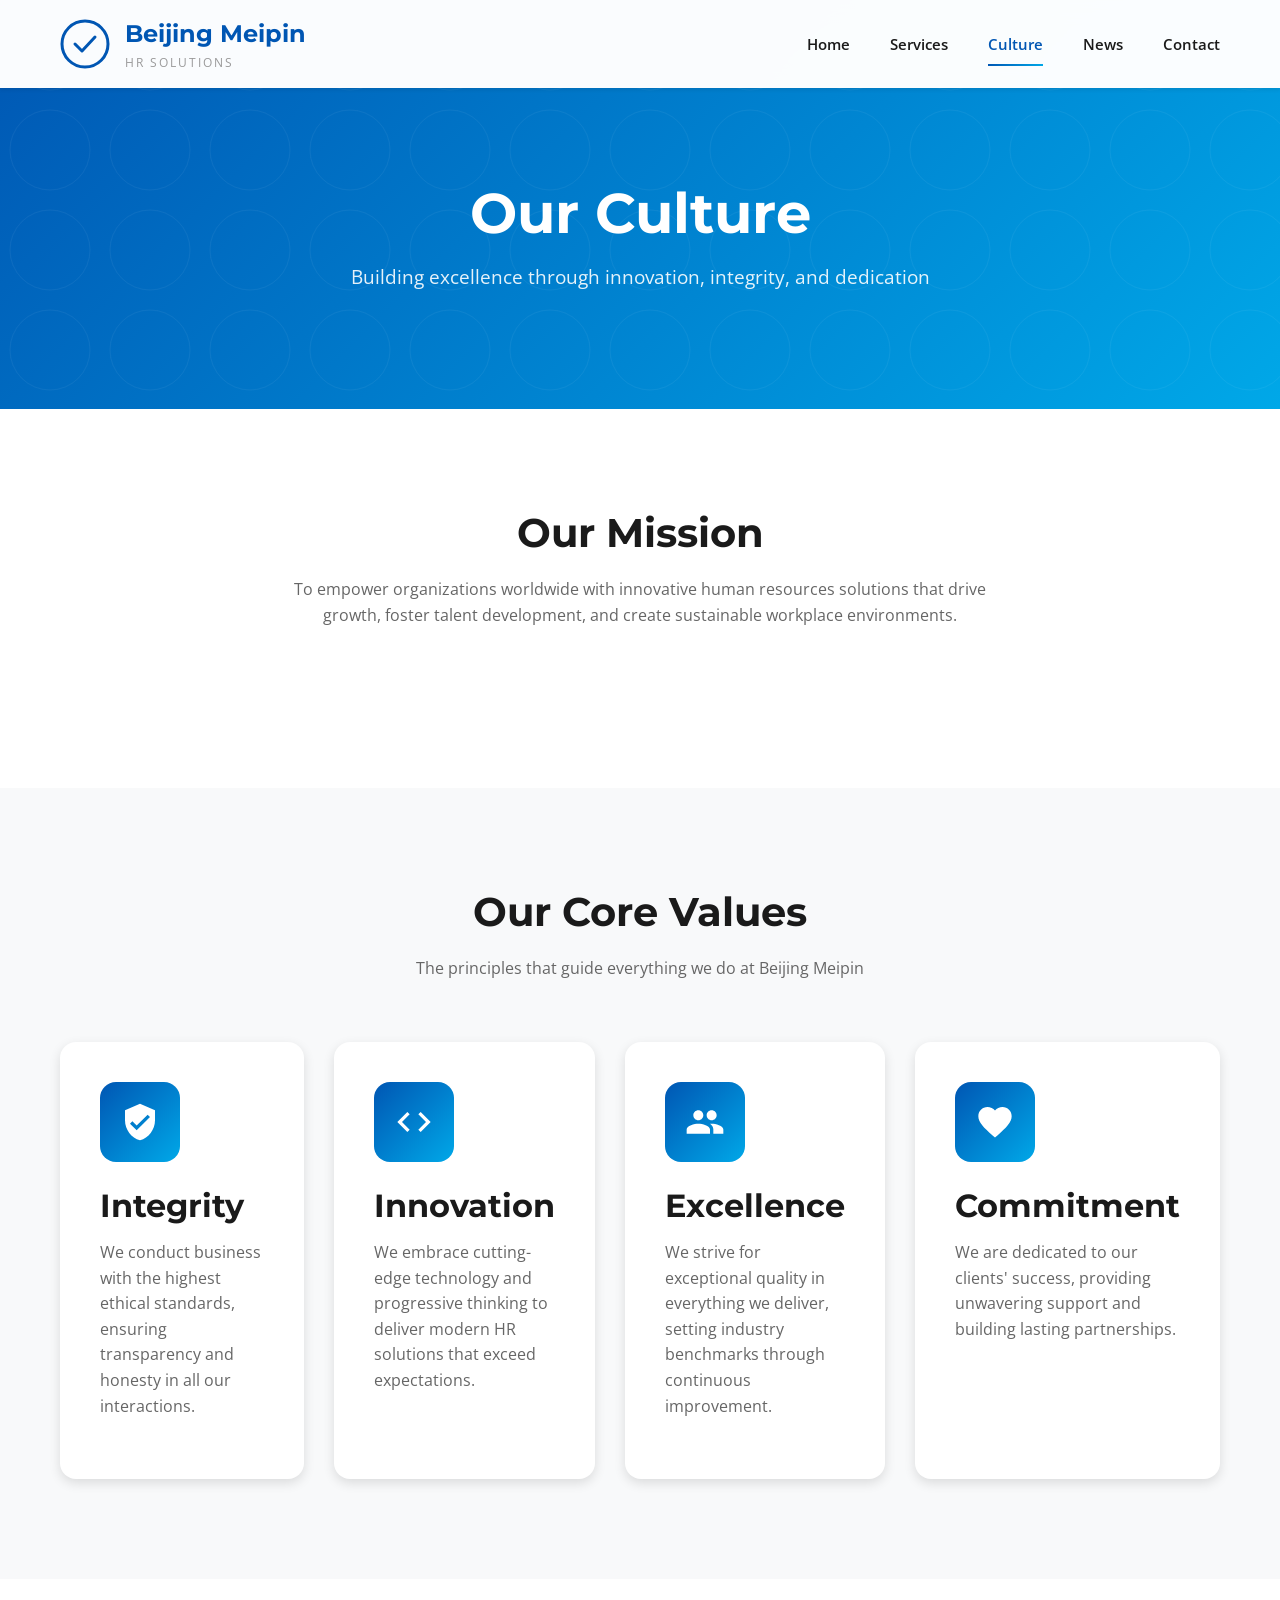
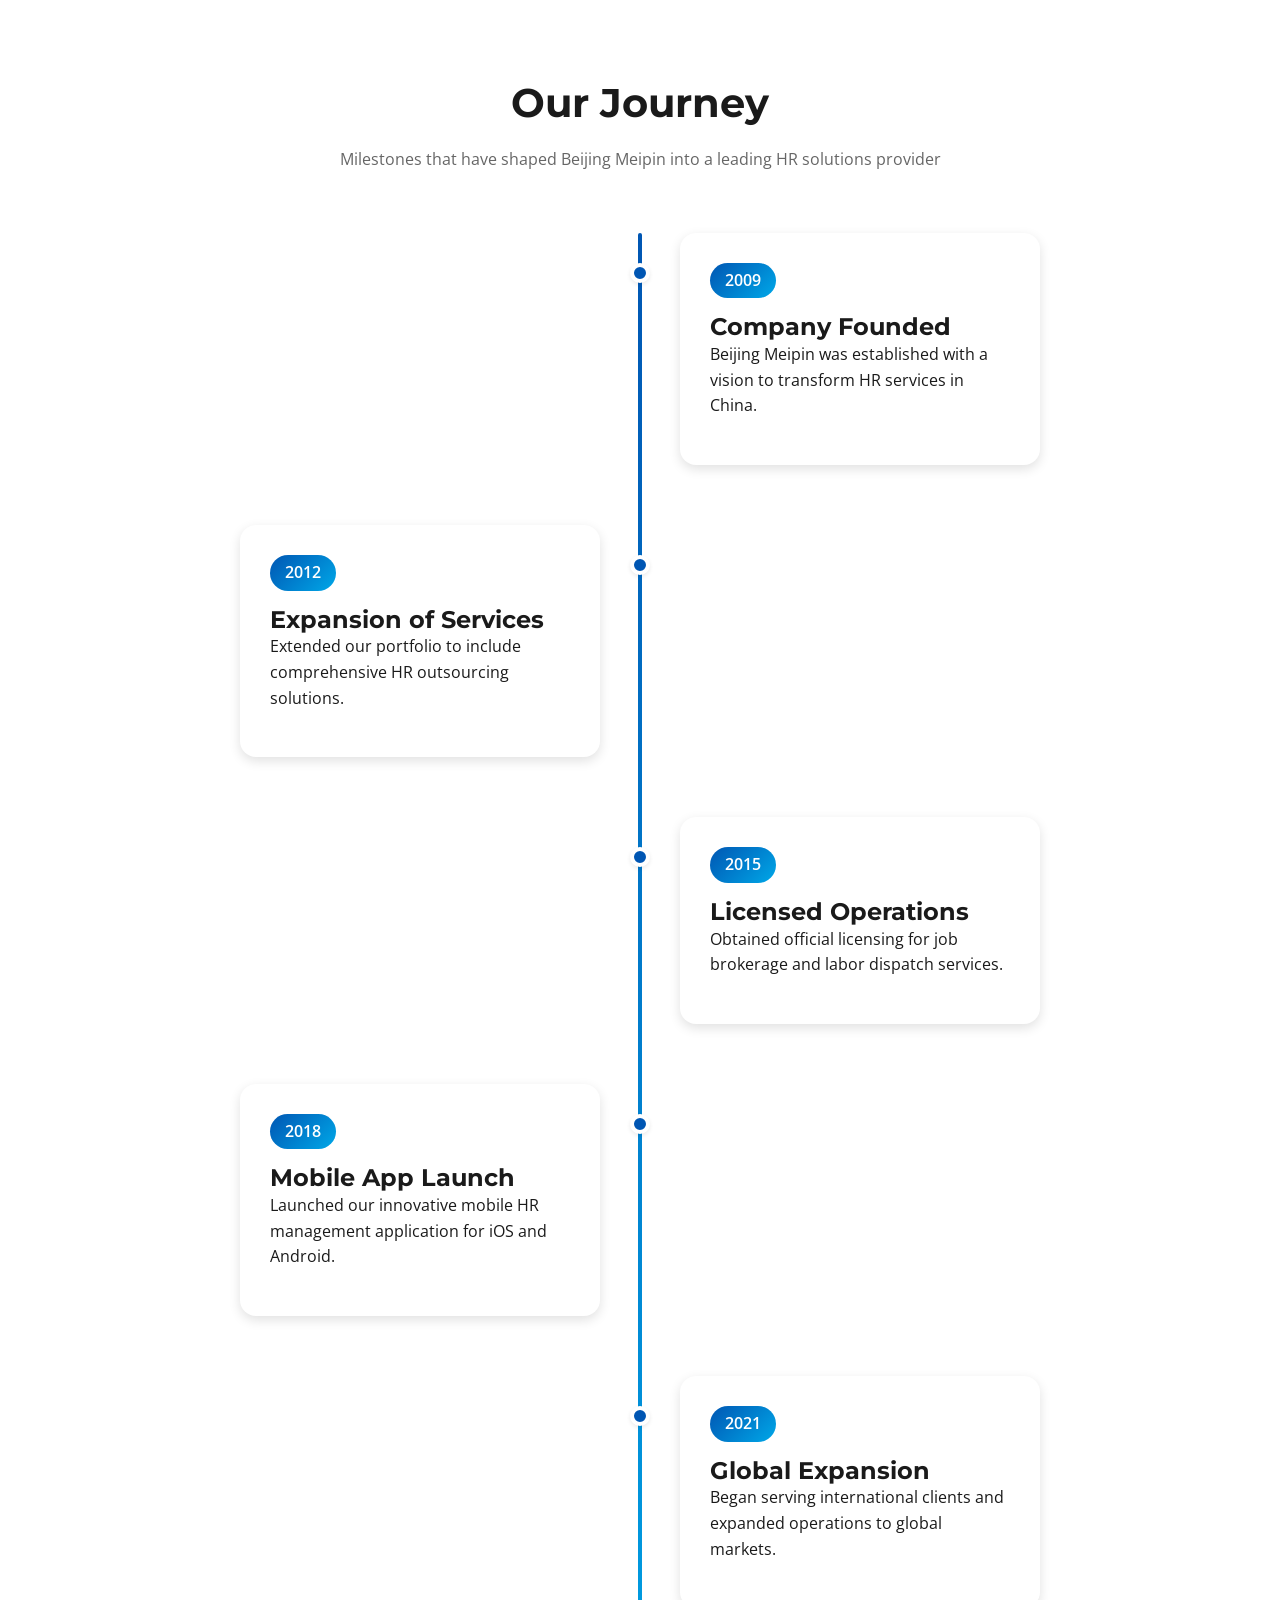
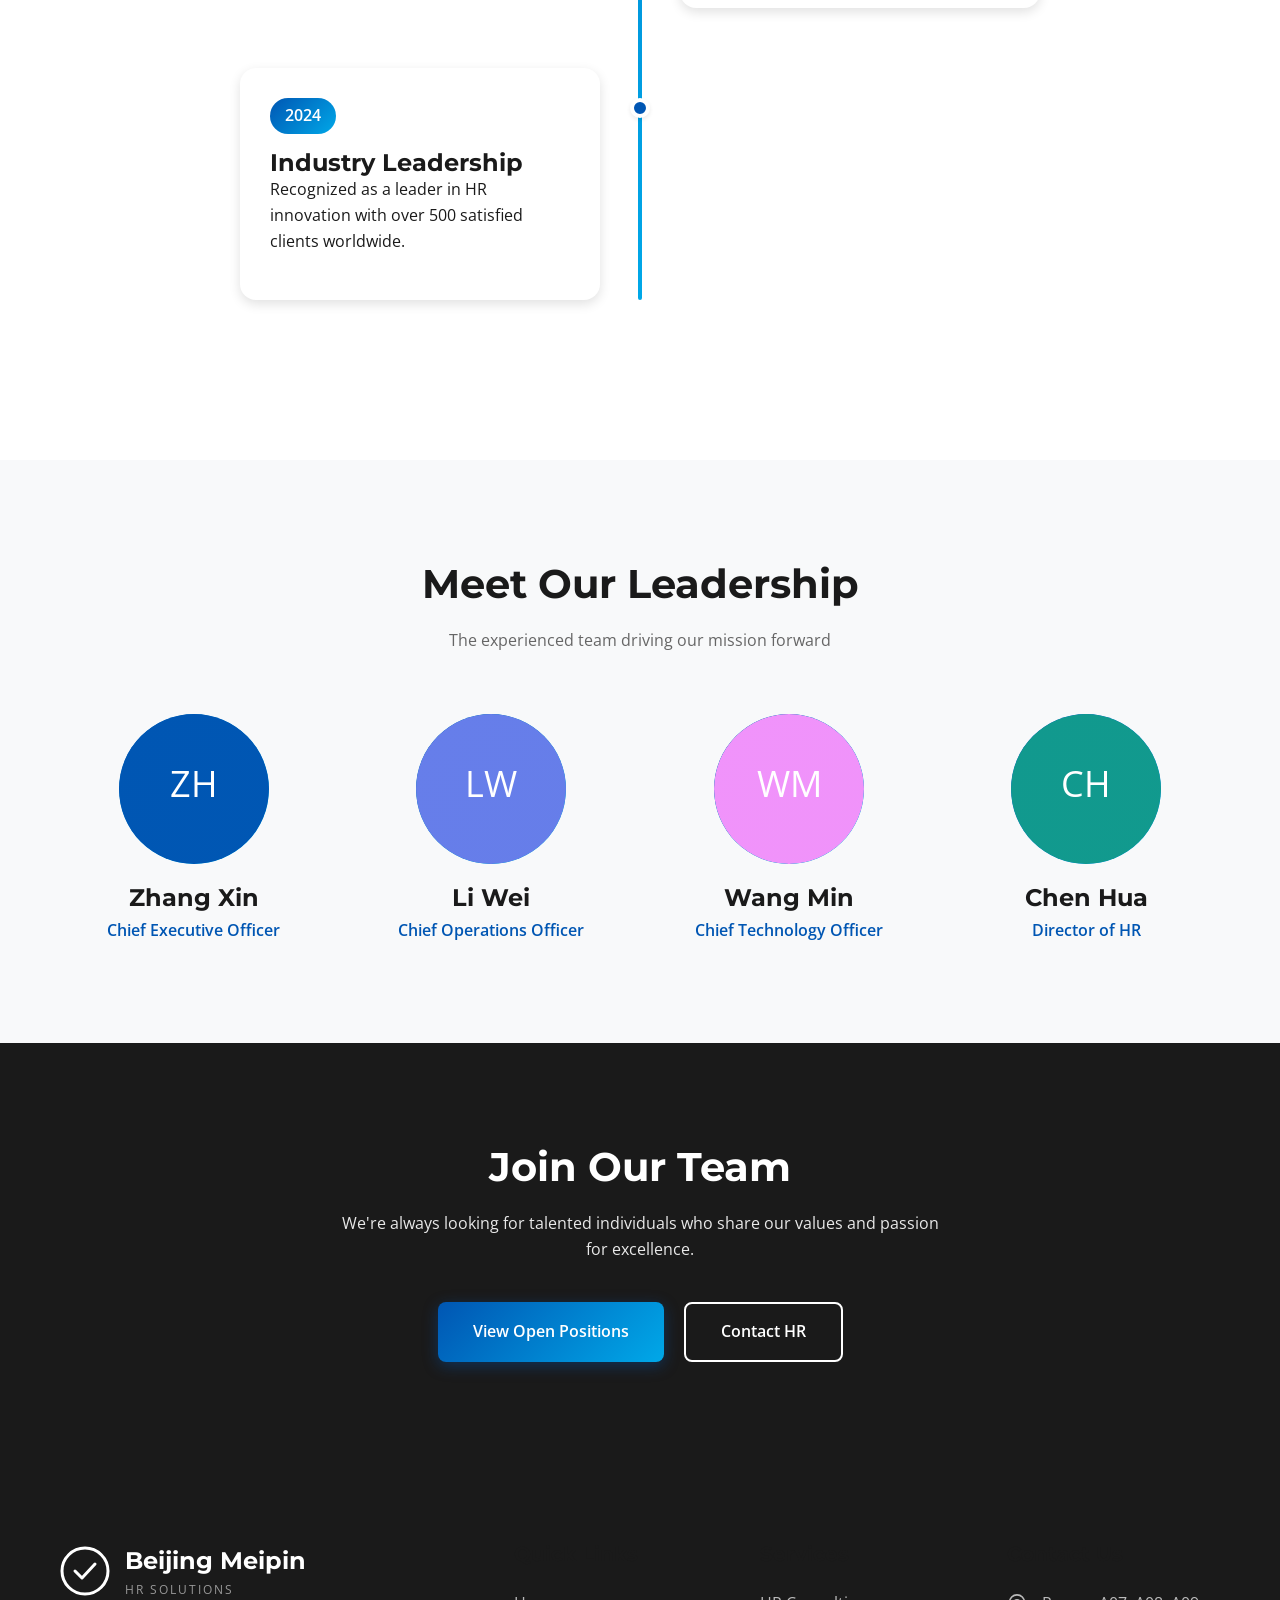
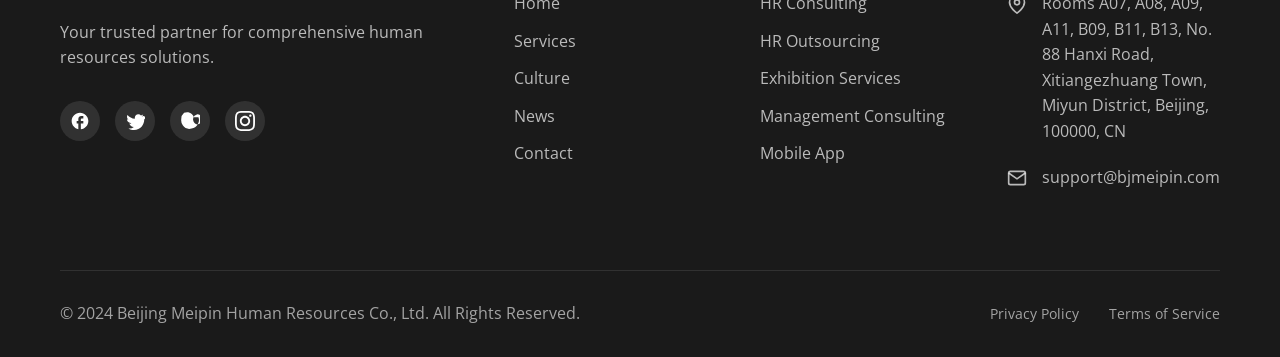
<file: culture.html>
<!DOCTYPE html>
<html lang="en">
<head>
    <meta charset="UTF-8">
    <meta name="viewport" content="width=device-width, initial-scale=1.0">
    <meta name="description" content="Beijing Meipin Company Culture - Learn about our values, mission, and commitment to excellence in human resources services.">
    <meta name="robots" content="index, follow">
    <link rel="canonical" href="https://bjmeipin.com/culture">
    <link rel="icon" type="image/svg+xml" href="images/favicon.svg">
    <link rel="preconnect" href="https://fonts.googleapis.com">
    <link rel="preconnect" href="https://fonts.gstatic.com" crossorigin>
    <link href="https://fonts.googleapis.com/css2?family=Montserrat:wght@400;500;600;700;800&family=Open+Sans:wght@400;500;600;700&display=swap" rel="stylesheet">
    <link rel="stylesheet" href="css/style.css">
    <link rel="stylesheet" href="css/animations.css">
    <link rel="stylesheet" href="css/responsive.css">
    <title>Our Culture - Beijing Meipin | Values, Mission & Team Excellence</title>
</head>
<body>
    <div class="loader-wrapper"><div class="loader"></div></div>

    <header class="header" role="banner">
        <div class="container">
            <div class="header-inner">
                <a href="index.html" class="logo" aria-label="Beijing Meipin Home">
                    <svg width="50" height="50" viewBox="0 0 50 50" fill="none"><circle cx="25" cy="25" r="23" stroke="#0056b3" stroke-width="3"/><path d="M15 25L22 32L35 18" stroke="#0056b3" stroke-width="3" stroke-linecap="round" stroke-linejoin="round"/></svg>
                    <div><div class="logo-text">Beijing Meipin</div><div class="logo-tagline">HR Solutions</div></div>
                </a>
                <nav class="nav-menu" role="navigation">
                    <a href="index.html" class="nav-link">Home</a>
                    <a href="services.html" class="nav-link">Services</a>
                    <a href="culture.html" class="nav-link active">Culture</a>
                    <a href="news.html" class="nav-link">News</a>
                    <a href="contact.html" class="nav-link">Contact</a>
                </nav>
                <button class="mobile-toggle" aria-label="Toggle Navigation"><span></span><span></span><span></span></button>
            </div>
        </div>
    </header>

    <section class="page-banner">
        <div class="container">
            <div class="page-banner-content animate-on-scroll">
                <h1>Our Culture</h1>
                <p>Building excellence through innovation, integrity, and dedication</p>
            </div>
        </div>
    </section>

    <section class="section">
        <div class="container">
            <div class="section-header animate-on-scroll">
                <h2>Our Mission</h2>
                <p>To empower organizations worldwide with innovative human resources solutions that drive growth, foster talent development, and create sustainable workplace environments.</p>
            </div>
        </div>
    </section>

    <section class="section section-light">
        <div class="container">
            <div class="section-header animate-on-scroll">
                <h2>Our Core Values</h2>
                <p>The principles that guide everything we do at Beijing Meipin</p>
            </div>
            
            <div class="grid grid-4">
                <div class="card animate-on-scroll">
                    <div class="card-icon"><svg viewBox="0 0 24 24" fill="currentColor"><path d="M12 1L3 5v6c0 5.55 3.84 10.74 9 12 5.16-1.26 9-6.45 9-12V5l-9-4zm-2 16l-4-4 1.41-1.41L10 14.17l6.59-6.59L18 9l-8 8z"/></svg></div>
                    <h3>Integrity</h3>
                    <p>We conduct business with the highest ethical standards, ensuring transparency and honesty in all our interactions.</p>
                </div>
                <div class="card animate-on-scroll">
                    <div class="card-icon"><svg viewBox="0 0 24 24" fill="currentColor"><path d="M9.4 16.6L4.8 12l4.6-4.6L8 6l-6 6 6 6 1.4-1.4zm5.2 0l4.6-4.6-4.6-4.6L16 6l6 6-6 6-1.4-1.4z"/></svg></div>
                    <h3>Innovation</h3>
                    <p>We embrace cutting-edge technology and progressive thinking to deliver modern HR solutions that exceed expectations.</p>
                </div>
                <div class="card animate-on-scroll">
                    <div class="card-icon"><svg viewBox="0 0 24 24" fill="currentColor"><path d="M16 11c1.66 0 2.99-1.34 2.99-3S17.66 5 16 5c-1.66 0-3 1.34-3 3s1.34 3 3 3zm-8 0c1.66 0 2.99-1.34 2.99-3S9.66 5 8 5C6.34 5 5 6.34 5 8s1.34 3 3 3zm0 2c-2.33 0-7 1.17-7 3.5V19h14v-2.5c0-2.33-4.67-3.5-7-3.5zm8 0c-.29 0-.62.02-.97.05 1.16.84 1.97 1.97 1.97 3.45V19h6v-2.5c0-2.33-4.67-3.5-7-3.5z"/></svg></div>
                    <h3>Excellence</h3>
                    <p>We strive for exceptional quality in everything we deliver, setting industry benchmarks through continuous improvement.</p>
                </div>
                <div class="card animate-on-scroll">
                    <div class="card-icon"><svg viewBox="0 0 24 24" fill="currentColor"><path d="M12 21.35l-1.45-1.32C5.4 15.36 2 12.28 2 8.5 2 5.42 4.42 3 7.5 3c1.74 0 3.41.81 4.5 2.09C13.09 3.81 14.76 3 16.5 3 19.58 3 22 5.42 22 8.5c0 3.78-3.4 6.86-8.55 11.54L12 21.35z"/></svg></div>
                    <h3>Commitment</h3>
                    <p>We are dedicated to our clients' success, providing unwavering support and building lasting partnerships.</p>
                </div>
            </div>
        </div>
    </section>

    <section class="section">
        <div class="container">
            <div class="section-header animate-on-scroll">
                <h2>Our Journey</h2>
                <p>Milestones that have shaped Beijing Meipin into a leading HR solutions provider</p>
            </div>
            
            <div class="timeline">
                <div class="timeline-item animate-on-scroll">
                    <div class="timeline-content">
                        <span class="timeline-year">2009</span>
                        <h4>Company Founded</h4>
                        <p>Beijing Meipin was established with a vision to transform HR services in China.</p>
                    </div>
                    <div class="timeline-dot"></div>
                </div>
                <div class="timeline-item animate-on-scroll">
                    <div class="timeline-content">
                        <span class="timeline-year">2012</span>
                        <h4>Expansion of Services</h4>
                        <p>Extended our portfolio to include comprehensive HR outsourcing solutions.</p>
                    </div>
                    <div class="timeline-dot"></div>
                </div>
                <div class="timeline-item animate-on-scroll">
                    <div class="timeline-content">
                        <span class="timeline-year">2015</span>
                        <h4>Licensed Operations</h4>
                        <p>Obtained official licensing for job brokerage and labor dispatch services.</p>
                    </div>
                    <div class="timeline-dot"></div>
                </div>
                <div class="timeline-item animate-on-scroll">
                    <div class="timeline-content">
                        <span class="timeline-year">2018</span>
                        <h4>Mobile App Launch</h4>
                        <p>Launched our innovative mobile HR management application for iOS and Android.</p>
                    </div>
                    <div class="timeline-dot"></div>
                </div>
                <div class="timeline-item animate-on-scroll">
                    <div class="timeline-content">
                        <span class="timeline-year">2021</span>
                        <h4>Global Expansion</h4>
                        <p>Began serving international clients and expanded operations to global markets.</p>
                    </div>
                    <div class="timeline-dot"></div>
                </div>
                <div class="timeline-item animate-on-scroll">
                    <div class="timeline-content">
                        <span class="timeline-year">2024</span>
                        <h4>Industry Leadership</h4>
                        <p>Recognized as a leader in HR innovation with over 500 satisfied clients worldwide.</p>
                    </div>
                    <div class="timeline-dot"></div>
                </div>
            </div>
        </div>
    </section>

    <section class="section section-light">
        <div class="container">
            <div class="section-header animate-on-scroll">
                <h2>Meet Our Leadership</h2>
                <p>The experienced team driving our mission forward</p>
            </div>
            
            <div class="team-grid">
                <div class="team-card animate-on-scroll">
                    <div class="team-image"><svg viewBox="0 0 100 100"><circle cx="50" cy="50" r="50" fill="url(#teamGrad1)"/><text x="50" y="55" text-anchor="middle" fill="white" font-size="24">ZH</text><defs><linearGradient id="teamGrad1" x1="0" y1="0" x2="100" y2="100"><stop offset="0%" stop-color="#0056b3"/><stop offset="100%" stop-color="#00a8e8"/></linearGradient></defs></svg></div>
                    <div class="team-info"><h4>Zhang Xin</h4><p>Chief Executive Officer</p></div>
                </div>
                <div class="team-card animate-on-scroll">
                    <div class="team-image"><svg viewBox="0 0 100 100"><circle cx="50" cy="50" r="50" fill="url(#teamGrad2)"/><text x="50" y="55" text-anchor="middle" fill="white" font-size="24">LW</text><defs><linearGradient id="teamGrad2" x1="0" y1="0" x2="100" y2="100"><stop offset="0%" stop-color="#667eea"/><stop offset="100%" stop-color="#764ba2"/></linearGradient></defs></svg></div>
                    <div class="team-info"><h4>Li Wei</h4><p>Chief Operations Officer</p></div>
                </div>
                <div class="team-card animate-on-scroll">
                    <div class="team-image"><svg viewBox="0 0 100 100"><circle cx="50" cy="50" r="50" fill="url(#teamGrad3)"/><text x="50" y="55" text-anchor="middle" fill="white" font-size="24">WM</text><defs><linearGradient id="teamGrad3" x1="0" y1="0" x2="100" y2="100"><stop offset="0%" stop-color="#f093fb"/><stop offset="100%" stop-color="#f5576c"/></linearGradient></defs></svg></div>
                    <div class="team-info"><h4>Wang Min</h4><p>Chief Technology Officer</p></div>
                </div>
                <div class="team-card animate-on-scroll">
                    <div class="team-image"><svg viewBox="0 0 100 100"><circle cx="50" cy="50" r="50" fill="url(#teamGrad4)"/><text x="50" y="55" text-anchor="middle" fill="white" font-size="24">CH</text><defs><linearGradient id="teamGrad4" x1="0" y1="0" x2="100" y2="100"><stop offset="0%" stop-color="#11998e"/><stop offset="100%" stop-color="#38ef7d"/></linearGradient></defs></svg></div>
                    <div class="team-info"><h4>Chen Hua</h4><p>Director of HR</p></div>
                </div>
            </div>
        </div>
    </section>

    <section class="cta-section">
        <div class="container">
            <div class="cta-content animate-on-scroll">
                <h2>Join Our Team</h2>
                <p>We're always looking for talented individuals who share our values and passion for excellence.</p>
                <div class="hero-buttons" style="justify-content: center;">
                    <a href="contact.html" class="btn btn-primary">View Open Positions</a>
                    <a href="contact.html" class="btn btn-outline">Contact HR</a>
                </div>
            </div>
        </div>
    </section>

    <footer class="footer" role="contentinfo">
        <div class="container">
            <div class="footer-grid">
                <div class="footer-brand">
                    <a href="index.html" class="logo" style="margin-bottom: 20px;"><svg width="50" height="50" viewBox="0 0 50 50" fill="none"><circle cx="25" cy="25" r="23" stroke="white" stroke-width="3"/><path d="M15 25L22 32L35 18" stroke="white" stroke-width="3" stroke-linecap="round" stroke-linejoin="round"/></svg><div><div class="logo-text" style="color: white;">Beijing Meipin</div><div class="logo-tagline">HR Solutions</div></div></a>
                    <p>Your trusted partner for comprehensive human resources solutions.</p>
                    <div class="footer-social">
                        <a href="#" aria-label="Facebook"><svg viewBox="0 0 24 24" fill="currentColor"><path d="M22 12c0-5.52-4.48-10-10-10S2 6.48 2 12c0 4.84 3.44 8.87 8 9.8V15H8v-3h2V9.5C10 7.57 11.57 6 13.5 6H16v3h-2c-.55 0-1 .45-1 1v2h3v3h-3v6.95c5.05-.5 9-4.76 9-9.95z"/></svg></a>
                        <a href="#" aria-label="Twitter"><svg viewBox="0 0 24 24" fill="currentColor"><path d="M22.46 6c-.77.35-1.6.58-2.46.69.88-.53 1.56-1.37 1.88-2.38-.83.5-1.75.85-2.72 1.05C18.37 4.5 17.26 4 16 4c-2.35 0-4.27 1.92-4.27 4.29 0 .34.04.67.11.98C8.28 9.09 5.11 7.38 3 4.79c-.37.63-.58 1.37-.58 2.15 0 1.49.75 2.81 1.91 3.56-.71 0-1.37-.2-1.95-.5v.03c0 2.08 1.48 3.82 3.44 4.21a4.22 4.22 0 011.93.84c-.49.07-1.01.11-1.54.11-.38 0-.75-.04-1.11-.1.75 2.35 2.94 4.06 5.54 4.12a8.26 8.26 0 01-5.44 1.83c-.35 0-.69-.02-1.03-.06 1.91 1.23 4.18 1.94 6.62 1.94 7.95 0 12.29-6.59 12.29-12.29 0-.19 0-.37-.01-.56.84-.6 1.56-1.36 2.14-2.23z"/></svg></a>
                        <a href="#" aria-label="LinkedIn"><svg viewBox="0 0 24 24" fill="currentColor"><path d="M22.12 7.64A10 10 0 0113.89 21 10.13 10.13 0 016.73 20.5a10 10 0 01-3.39-3.4A10 10 0 011.5 10a10 10 0 013.4-7.89A10 10 0 0110 1.5a10 10 0 016.73 6.14zm-4.72-1.94a6.5 6.5 0 00-1.78 4.3 6.5 6.5 0 001.78 4.3 6.5 6.5 0 003.39 1.78 6.5 6.5 0 004.3-1.78 6.5 6.5 0 001.78-4.3 6.5 6.5 0 00-1.78-4.3 6.5 6.5 0 00-4.3-1.78z"/></svg></a>
                        <a href="#" aria-label="Instagram"><svg viewBox="0 0 24 24" fill="currentColor"><path d="M12 2.163c3.204 0 3.584.012 4.85.07 3.252.148 4.771 1.691 4.919 4.919.058 1.265.069 1.645.069 4.849 0 3.205-.012 3.584-.069 4.849-.149 3.225-1.664 4.771-4.919 4.919-1.266.058-1.644.07-4.85.07-3.204 0-3.584-.012-4.849-.07-3.26-.149-4.771-1.699-4.919-4.92-.058-1.265-.07-1.644-.07-4.849 0-3.204.013-3.583.07-4.849.149-3.227 1.664-4.771 4.919-4.919 1.266-.057 1.645-.069 4.849-.069zm0-2.163c-3.259 0-3.667.014-4.947.072-4.358.2-6.78 2.618-6.98 6.98-.059 1.281-.073 1.689-.073 4.948 0 3.259.014 3.668.072 4.948.2 4.358 2.618 6.78 6.98 6.98 1.281.058 1.689.072 4.948.072 3.259 0 3.668-.014 4.948-.072 4.354-.2 6.782-2.618 6.979-6.98.059-1.28.073-1.689.073-4.948 0-3.259-.014-3.667-.072-4.947-.196-4.354-2.617-6.78-6.979-6.98-1.281-.059-1.69-.073-4.949-.073zm0 5.838c-3.403 0-6.162 2.759-6.162 6.162s2.759 6.163 6.162 6.163 6.162-2.759 6.162-6.163c0-3.403-2.759-6.162-6.162-6.162zm0 10.162c-2.209 0-4-1.79-4-4 0-2.209 1.791-4 4-4s4 1.791 4 4c0 2.21-1.791 4-4 4zm6.406-11.845c-.796 0-1.441.645-1.441 1.44s.645 1.44 1.441 1.44c.795 0 1.439-.645 1.439-1.44s-.644-1.44-1.439-1.44z"/></svg></a>
                    </div>
                </div>
                <div class="footer-column"><h4 class="footer-title">Quick Links</h4><ul class="footer-links"><li><a href="index.html">Home</a></li><li><a href="services.html">Services</a></li><li><a href="culture.html">Culture</a></li><li><a href="news.html">News</a></li><li><a href="contact.html">Contact</a></li></ul></div>
                <div class="footer-column"><h4 class="footer-title">Services</h4><ul class="footer-links"><li><a href="services.html#consulting">HR Consulting</a></li><li><a href="services.html#outsourcing">HR Outsourcing</a></li><li><a href="services.html#exhibition">Exhibition Services</a></li><li><a href="services.html#management">Management Consulting</a></li><li><a href="services.html#mobile">Mobile App</a></li></ul></div>
                <div class="footer-column"><h4 class="footer-title">Contact Us</h4><ul class="footer-contact"><li><svg viewBox="0 0 24 24" fill="none" stroke="currentColor" stroke-width="2"><path d="M21 10c0 7-9 13-9 13s-9-6-9-13a9 9 0 0118 0z"/><circle cx="12" cy="10" r="3"/></svg><span>Rooms A07, A08, A09, A11, B09, B11, B13, No. 88 Hanxi Road, Xitiangezhuang Town, Miyun District, Beijing, 100000, CN</span></li><li><svg viewBox="0 0 24 24" fill="none" stroke="currentColor" stroke-width="2"><path d="M4 4h16c1.1 0 2 .9 2 2v12c0 1.1-.9 2-2 2H4c-1.1 0-2-.9-2-2V6c0-1.1.9-2 2-2z"/><polyline points="22,6 12,13 2,6"/></svg><span>support@bjmeipin.com</span></li></ul></div>
            </div>
            <div class="footer-bottom"><p>&copy; 2024 Beijing Meipin Human Resources Co., Ltd. All Rights Reserved.</p><div class="footer-legal"><a href="privacy-policy.html">Privacy Policy</a><a href="terms-of-service.html">Terms of Service</a></div></div>
        </div>
    </footer>

    <button class="scroll-top" aria-label="Scroll to Top"><svg viewBox="0 0 24 24" fill="none" stroke="currentColor" stroke-width="2"><line x1="12" y1="19" x2="12" y2="5"/><polyline points="5 12 12 5 19 12"/></svg></button>
    <script src="js/main.js"></script>
</body>
</html>
</file>
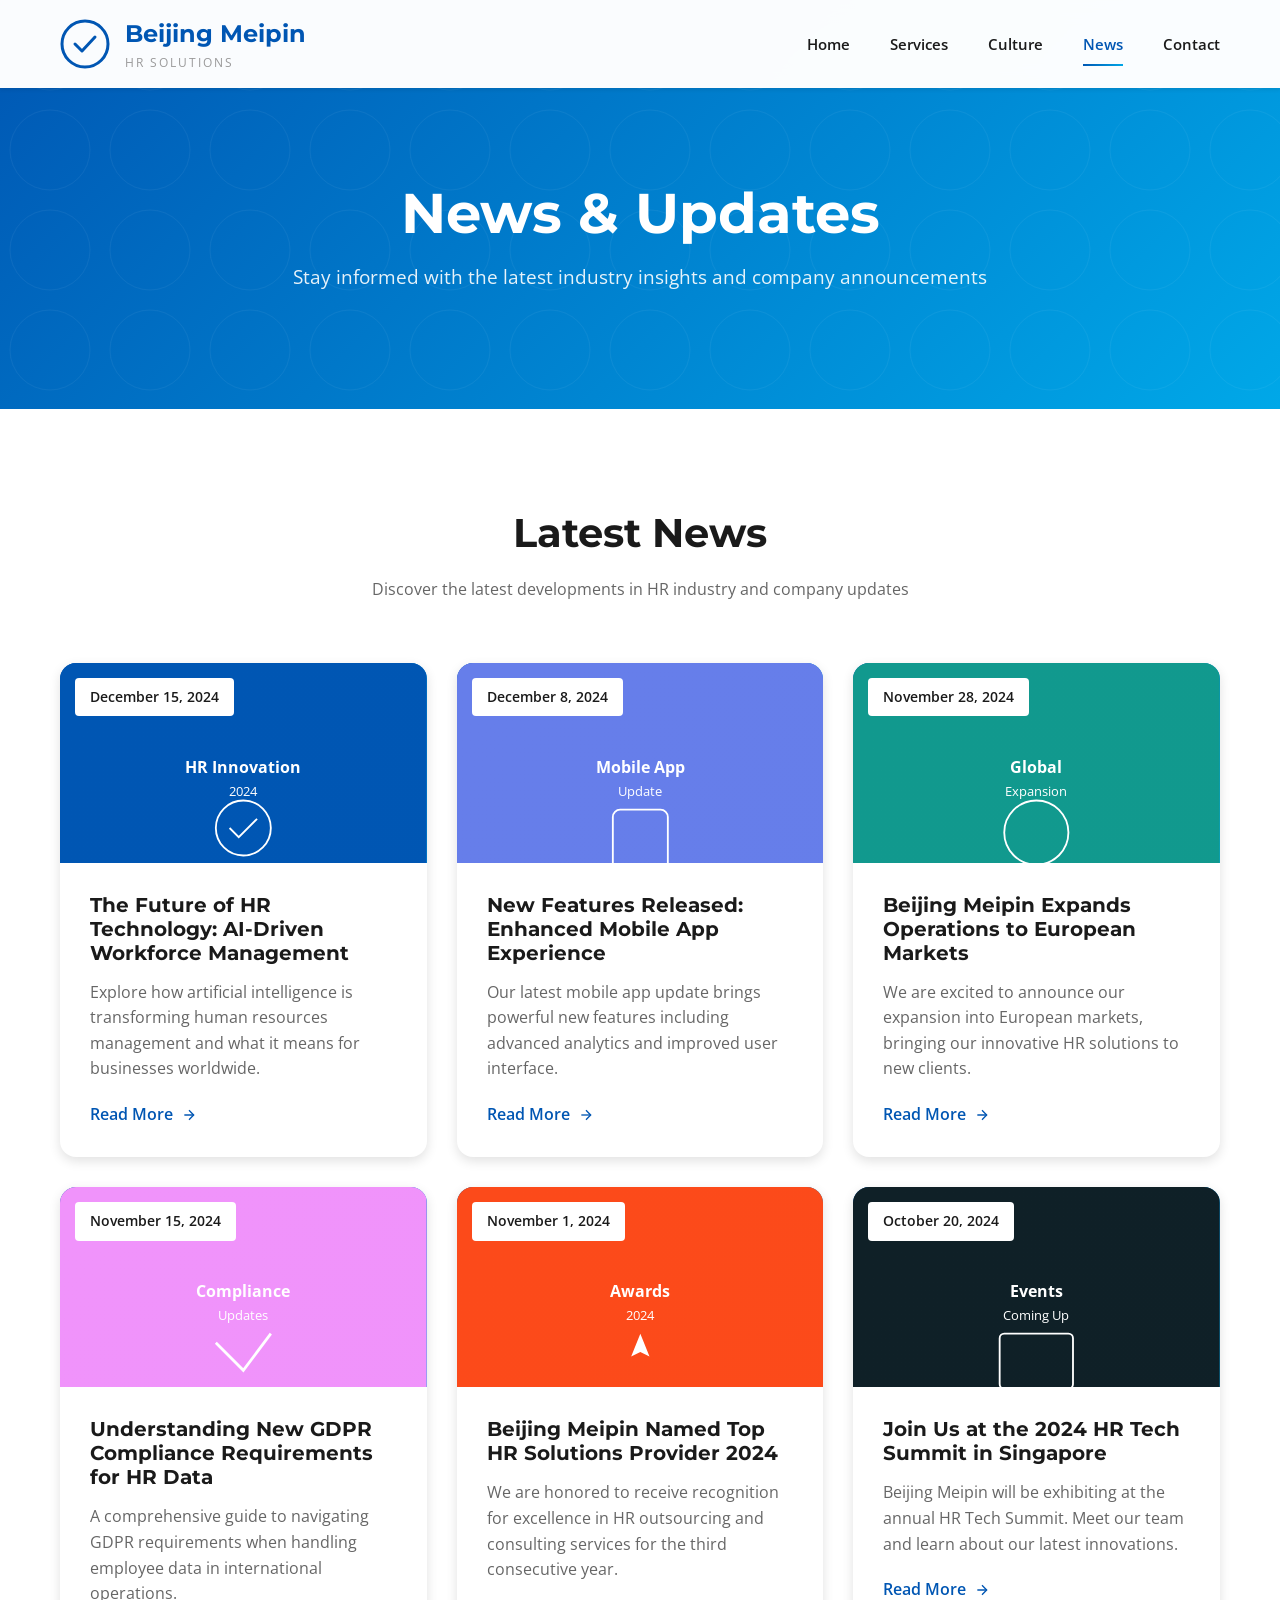
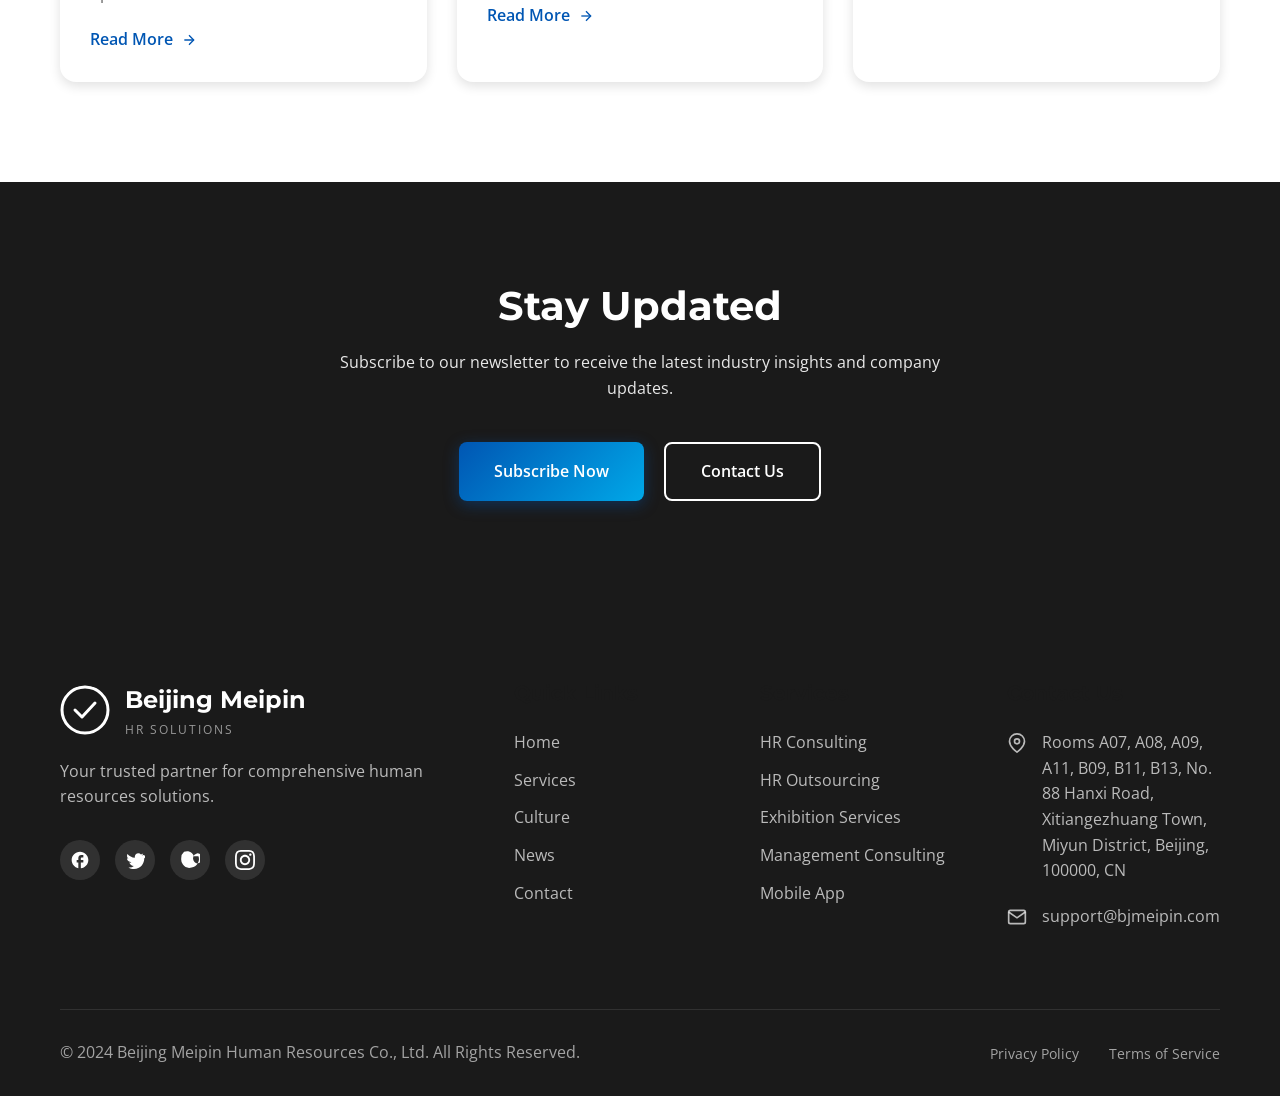
<file: news.html>
<!DOCTYPE html>
<html lang="en">
<head>
    <meta charset="UTF-8">
    <meta name="viewport" content="width=device-width, initial-scale=1.0">
    <meta name="description" content="Beijing Meipin News & Updates - Latest announcements, industry insights, and company updates from our HR solutions team.">
    <meta name="robots" content="index, follow">
    <link rel="canonical" href="https://bjmeipin.com/news">
    <link rel="icon" type="image/svg+xml" href="images/favicon.svg">
    <link rel="preconnect" href="https://fonts.googleapis.com">
    <link rel="preconnect" href="https://fonts.gstatic.com" crossorigin>
    <link href="https://fonts.googleapis.com/css2?family=Montserrat:wght@400;500;600;700;800&family=Open+Sans:wght@400;500;600;700&display=swap" rel="stylesheet">
    <link rel="stylesheet" href="css/style.css">
    <link rel="stylesheet" href="css/animations.css">
    <link rel="stylesheet" href="css/responsive.css">
    <title>News & Updates - Beijing Meipin | Industry Insights & Company Announcements</title>
</head>
<body>
    <div class="loader-wrapper"><div class="loader"></div></div>

    <header class="header" role="banner">
        <div class="container">
            <div class="header-inner">
                <a href="index.html" class="logo" aria-label="Beijing Meipin Home">
                    <svg width="50" height="50" viewBox="0 0 50 50" fill="none"><circle cx="25" cy="25" r="23" stroke="#0056b3" stroke-width="3"/><path d="M15 25L22 32L35 18" stroke="#0056b3" stroke-width="3" stroke-linecap="round" stroke-linejoin="round"/></svg>
                    <div><div class="logo-text">Beijing Meipin</div><div class="logo-tagline">HR Solutions</div></div>
                </a>
                <nav class="nav-menu" role="navigation">
                    <a href="index.html" class="nav-link">Home</a>
                    <a href="services.html" class="nav-link">Services</a>
                    <a href="culture.html" class="nav-link">Culture</a>
                    <a href="news.html" class="nav-link active">News</a>
                    <a href="contact.html" class="nav-link">Contact</a>
                </nav>
                <button class="mobile-toggle" aria-label="Toggle Navigation"><span></span><span></span><span></span></button>
            </div>
        </div>
    </header>

    <section class="page-banner">
        <div class="container">
            <div class="page-banner-content animate-on-scroll">
                <h1>News & Updates</h1>
                <p>Stay informed with the latest industry insights and company announcements</p>
            </div>
        </div>
    </section>

    <section class="section">
        <div class="container">
            <div class="section-header animate-on-scroll">
                <h2>Latest News</h2>
                <p>Discover the latest developments in HR industry and company updates</p>
            </div>
            
            <div class="grid grid-3">
                <article class="news-card animate-on-scroll">
                    <div class="news-image">
                        <svg viewBox="0 0 400 250" fill="none"><rect width="400" height="250" fill="url(#newsGrad1)"/><text x="200" y="120" text-anchor="middle" fill="white" font-size="18" font-weight="bold">HR Innovation</text><text x="200" y="145" text-anchor="middle" fill="white" font-size="14">2024</text><circle cx="200" cy="180" r="30" stroke="white" stroke-width="2" fill="none"/><path d="M185 180L195 190L215 170" stroke="white" stroke-width="2"/><defs><linearGradient id="newsGrad1" x1="0" y1="0" x2="400" y2="250"><stop offset="0%" stop-color="#0056b3"/><stop offset="100%" stop-color="#00a8e8"/></linearGradient></defs></svg>
                        <span class="news-category">Industry Insights</span>
                    </div>
                    <div class="news-content">
                        <span class="news-date">December 15, 2024</span>
                        <h3>The Future of HR Technology: AI-Driven Workforce Management</h3>
                        <p>Explore how artificial intelligence is transforming human resources management and what it means for businesses worldwide.</p>
                        <a href="#" class="card-link">Read More <svg viewBox="0 0 24 24" fill="none" stroke="currentColor" stroke-width="2"><line x1="5" y1="12" x2="19" y2="12"/><polyline points="12 5 19 12 12 19"/></svg></a>
                    </div>
                </article>

                <article class="news-card animate-on-scroll">
                    <div class="news-image">
                        <svg viewBox="0 0 400 250" fill="none"><rect width="400" height="250" fill="url(#newsGrad2)"/><text x="200" y="120" text-anchor="middle" fill="white" font-size="18" font-weight="bold">Mobile App</text><text x="200" y="145" text-anchor="middle" fill="white" font-size="14">Update</text><rect x="170" y="160" width="60" height="90" rx="8" stroke="white" stroke-width="2" fill="none"/><defs><linearGradient id="newsGrad2" x1="0" y1="0" x2="400" y2="250"><stop offset="0%" stop-color="#667eea"/><stop offset="100%" stop-color="#764ba2"/></linearGradient></defs></svg>
                        <span class="news-category">Product Update</span>
                    </div>
                    <div class="news-content">
                        <span class="news-date">December 8, 2024</span>
                        <h3>New Features Released: Enhanced Mobile App Experience</h3>
                        <p>Our latest mobile app update brings powerful new features including advanced analytics and improved user interface.</p>
                        <a href="#" class="card-link">Read More <svg viewBox="0 0 24 24" fill="none" stroke="currentColor" stroke-width="2"><line x1="5" y1="12" x2="19" y2="12"/><polyline points="12 5 19 12 12 19"/></svg></a>
                    </div>
                </article>

                <article class="news-card animate-on-scroll">
                    <div class="news-image">
                        <svg viewBox="0 0 400 250" fill="none"><rect width="400" height="250" fill="url(#newsGrad3)"/><text x="200" y="120" text-anchor="middle" fill="white" font-size="18" font-weight="bold">Global</text><text x="200" y="145" text-anchor="middle" fill="white" font-size="14">Expansion</text><circle cx="200" cy="185" r="35" stroke="white" stroke-width="2" fill="none"/><defs><linearGradient id="newsGrad3" x1="0" y1="0" x2="400" y2="250"><stop offset="0%" stop-color="#11998e"/><stop offset="100%" stop-color="#38ef7d"/></linearGradient></defs></svg>
                        <span class="news-category">Company News</span>
                    </div>
                    <div class="news-content">
                        <span class="news-date">November 28, 2024</span>
                        <h3>Beijing Meipin Expands Operations to European Markets</h3>
                        <p>We are excited to announce our expansion into European markets, bringing our innovative HR solutions to new clients.</p>
                        <a href="#" class="card-link">Read More <svg viewBox="0 0 24 24" fill="none" stroke="currentColor" stroke-width="2"><line x1="5" y1="12" x2="19" y2="12"/><polyline points="12 5 19 12 12 19"/></svg></a>
                    </div>
                </article>

                <article class="news-card animate-on-scroll">
                    <div class="news-image">
                        <svg viewBox="0 0 400 250" fill="none"><rect width="400" height="250" fill="url(#newsGrad4)"/><text x="200" y="120" text-anchor="middle" fill="white" font-size="18" font-weight="bold">Compliance</text><text x="200" y="145" text-anchor="middle" fill="white" font-size="14">Updates</text><path d="M170 170L200 200L230 160" stroke="white" stroke-width="3" fill="none"/><defs><linearGradient id="newsGrad4" x1="0" y1="0" x2="400" y2="250"><stop offset="0%" stop-color="#f093fb"/><stop offset="100%" stop-color="#f5576c"/></linearGradient></defs></svg>
                        <span class="news-category">Regulatory</span>
                    </div>
                    <div class="news-content">
                        <span class="news-date">November 15, 2024</span>
                        <h3>Understanding New GDPR Compliance Requirements for HR Data</h3>
                        <p>A comprehensive guide to navigating GDPR requirements when handling employee data in international operations.</p>
                        <a href="#" class="card-link">Read More <svg viewBox="0 0 24 24" fill="none" stroke="currentColor" stroke-width="2"><line x1="5" y1="12" x2="19" y2="12"/><polyline points="12 5 19 12 12 19"/></svg></a>
                    </div>
                </article>

                <article class="news-card animate-on-scroll">
                    <div class="news-image">
                        <svg viewBox="0 0 400 250" fill="none"><rect width="400" height="250" fill="url(#newsGrad5)"/><text x="200" y="120" text-anchor="middle" fill="white" font-size="18" font-weight="bold">Awards</text><text x="200" y="145" text-anchor="middle" fill="white" font-size="14">2024</text><path d="M200 160L210 185L200 180L190 185Z" fill="white"/><defs><linearGradient id="newsGrad5" x1="0" y1="0" x2="400" y2="250"><stop offset="0%" stop-color="#fc4a1a"/><stop offset="100%" stop-color="#f7b733"/></linearGradient></defs></svg>
                        <span class="news-category">Recognition</span>
                    </div>
                    <div class="news-content">
                        <span class="news-date">November 1, 2024</span>
                        <h3>Beijing Meipin Named Top HR Solutions Provider 2024</h3>
                        <p>We are honored to receive recognition for excellence in HR outsourcing and consulting services for the third consecutive year.</p>
                        <a href="#" class="card-link">Read More <svg viewBox="0 0 24 24" fill="none" stroke="currentColor" stroke-width="2"><line x1="5" y1="12" x2="19" y2="12"/><polyline points="12 5 19 12 12 19"/></svg></a>
                    </div>
                </article>

                <article class="news-card animate-on-scroll">
                    <div class="news-image">
                        <svg viewBox="0 0 400 250" fill="none"><rect width="400" height="250" fill="url(#newsGrad6)"/><text x="200" y="120" text-anchor="middle" fill="white" font-size="18" font-weight="bold">Events</text><text x="200" y="145" text-anchor="middle" fill="white" font-size="14">Coming Up</text><rect x="160" y="160" width="80" height="60" rx="5" stroke="white" stroke-width="2" fill="none"/><defs><linearGradient id="newsGrad6" x1="0" y1="0" x2="400" y2="250"><stop offset="0%" stop-color="#0f2027"/><stop offset="100%" stop-color="#2c5364"/></linearGradient></defs></svg>
                        <span class="news-category">Events</span>
                    </div>
                    <div class="news-content">
                        <span class="news-date">October 20, 2024</span>
                        <h3>Join Us at the 2024 HR Tech Summit in Singapore</h3>
                        <p>Beijing Meipin will be exhibiting at the annual HR Tech Summit. Meet our team and learn about our latest innovations.</p>
                        <a href="#" class="card-link">Read More <svg viewBox="0 0 24 24" fill="none" stroke="currentColor" stroke-width="2"><line x1="5" y1="12" x2="19" y2="12"/><polyline points="12 5 19 12 12 19"/></svg></a>
                    </div>
                </article>
            </div>
        </div>
    </section>

    <section class="cta-section">
        <div class="container">
            <div class="cta-content animate-on-scroll">
                <h2>Stay Updated</h2>
                <p>Subscribe to our newsletter to receive the latest industry insights and company updates.</p>
                <div class="hero-buttons" style="justify-content: center;">
                    <a href="contact.html" class="btn btn-primary">Subscribe Now</a>
                    <a href="contact.html" class="btn btn-outline">Contact Us</a>
                </div>
            </div>
        </div>
    </section>

    <footer class="footer" role="contentinfo">
        <div class="container">
            <div class="footer-grid">
                <div class="footer-brand">
                    <a href="index.html" class="logo" style="margin-bottom: 20px;"><svg width="50" height="50" viewBox="0 0 50 50" fill="none"><circle cx="25" cy="25" r="23" stroke="white" stroke-width="3"/><path d="M15 25L22 32L35 18" stroke="white" stroke-width="3" stroke-linecap="round" stroke-linejoin="round"/></svg><div><div class="logo-text" style="color: white;">Beijing Meipin</div><div class="logo-tagline">HR Solutions</div></div></a>
                    <p>Your trusted partner for comprehensive human resources solutions.</p>
                    <div class="footer-social">
                        <a href="#" aria-label="Facebook"><svg viewBox="0 0 24 24" fill="currentColor"><path d="M22 12c0-5.52-4.48-10-10-10S2 6.48 2 12c0 4.84 3.44 8.87 8 9.8V15H8v-3h2V9.5C10 7.57 11.57 6 13.5 6H16v3h-2c-.55 0-1 .45-1 1v2h3v3h-3v6.95c5.05-.5 9-4.76 9-9.95z"/></svg></a>
                        <a href="#" aria-label="Twitter"><svg viewBox="0 0 24 24" fill="currentColor"><path d="M22.46 6c-.77.35-1.6.58-2.46.69.88-.53 1.56-1.37 1.88-2.38-.83.5-1.75.85-2.72 1.05C18.37 4.5 17.26 4 16 4c-2.35 0-4.27 1.92-4.27 4.29 0 .34.04.67.11.98C8.28 9.09 5.11 7.38 3 4.79c-.37.63-.58 1.37-.58 2.15 0 1.49.75 2.81 1.91 3.56-.71 0-1.37-.2-1.95-.5v.03c0 2.08 1.48 3.82 3.44 4.21a4.22 4.22 0 011.93.84c-.49.07-1.01.11-1.54.11-.38 0-.75-.04-1.11-.1.75 2.35 2.94 4.06 5.54 4.12a8.26 8.26 0 01-5.44 1.83c-.35 0-.69-.02-1.03-.06 1.91 1.23 4.18 1.94 6.62 1.94 7.95 0 12.29-6.59 12.29-12.29 0-.19 0-.37-.01-.56.84-.6 1.56-1.36 2.14-2.23z"/></svg></a>
                        <a href="#" aria-label="LinkedIn"><svg viewBox="0 0 24 24" fill="currentColor"><path d="M22.12 7.64A10 10 0 0113.89 21 10.13 10.13 0 016.73 20.5a10 10 0 01-3.39-3.4A10 10 0 011.5 10a10 10 0 013.4-7.89A10 10 0 0110 1.5a10 10 0 016.73 6.14zm-4.72-1.94a6.5 6.5 0 00-1.78 4.3 6.5 6.5 0 001.78 4.3 6.5 6.5 0 003.39 1.78 6.5 6.5 0 004.3-1.78 6.5 6.5 0 001.78-4.3 6.5 6.5 0 00-1.78-4.3 6.5 6.5 0 00-4.3-1.78z"/></svg></a>
                        <a href="#" aria-label="Instagram"><svg viewBox="0 0 24 24" fill="currentColor"><path d="M12 2.163c3.204 0 3.584.012 4.85.07 3.252.148 4.771 1.691 4.919 4.919.058 1.265.069 1.645.069 4.849 0 3.205-.012 3.584-.069 4.849-.149 3.225-1.664 4.771-4.919 4.919-1.266.058-1.644.07-4.85.07-3.204 0-3.584-.012-4.849-.07-3.26-.149-4.771-1.699-4.919-4.92-.058-1.265-.07-1.644-.07-4.849 0-3.204.013-3.583.07-4.849.149-3.227 1.664-4.771 4.919-4.919 1.266-.057 1.645-.069 4.849-.069zm0-2.163c-3.259 0-3.667.014-4.947.072-4.358.2-6.78 2.618-6.98 6.98-.059 1.281-.073 1.689-.073 4.948 0 3.259.014 3.668.072 4.948.2 4.358 2.618 6.78 6.98 6.98 1.281.058 1.689.072 4.948.072 3.259 0 3.668-.014 4.948-.072 4.354-.2 6.782-2.618 6.979-6.98.059-1.28.073-1.689.073-4.948 0-3.259-.014-3.667-.072-4.947-.196-4.354-2.617-6.78-6.979-6.98-1.281-.059-1.69-.073-4.949-.073zm0 5.838c-3.403 0-6.162 2.759-6.162 6.162s2.759 6.163 6.162 6.163 6.162-2.759 6.162-6.163c0-3.403-2.759-6.162-6.162-6.162zm0 10.162c-2.209 0-4-1.79-4-4 0-2.209 1.791-4 4-4s4 1.791 4 4c0 2.21-1.791 4-4 4zm6.406-11.845c-.796 0-1.441.645-1.441 1.44s.645 1.44 1.441 1.44c.795 0 1.439-.645 1.439-1.44s-.644-1.44-1.439-1.44z"/></svg></a>
                    </div>
                </div>
                <div class="footer-column"><h4 class="footer-title">Quick Links</h4><ul class="footer-links"><li><a href="index.html">Home</a></li><li><a href="services.html">Services</a></li><li><a href="culture.html">Culture</a></li><li><a href="news.html">News</a></li><li><a href="contact.html">Contact</a></li></ul></div>
                <div class="footer-column"><h4 class="footer-title">Services</h4><ul class="footer-links"><li><a href="services.html#consulting">HR Consulting</a></li><li><a href="services.html#outsourcing">HR Outsourcing</a></li><li><a href="services.html#exhibition">Exhibition Services</a></li><li><a href="services.html#management">Management Consulting</a></li><li><a href="services.html#mobile">Mobile App</a></li></ul></div>
                <div class="footer-column"><h4 class="footer-title">Contact Us</h4><ul class="footer-contact"><li><svg viewBox="0 0 24 24" fill="none" stroke="currentColor" stroke-width="2"><path d="M21 10c0 7-9 13-9 13s-9-6-9-13a9 9 0 0118 0z"/><circle cx="12" cy="10" r="3"/></svg><span>Rooms A07, A08, A09, A11, B09, B11, B13, No. 88 Hanxi Road, Xitiangezhuang Town, Miyun District, Beijing, 100000, CN</span></li><li><svg viewBox="0 0 24 24" fill="none" stroke="currentColor" stroke-width="2"><path d="M4 4h16c1.1 0 2 .9 2 2v12c0 1.1-.9 2-2 2H4c-1.1 0-2-.9-2-2V6c0-1.1.9-2 2-2z"/><polyline points="22,6 12,13 2,6"/></svg><span>support@bjmeipin.com</span></li></ul></div>
            </div>
            <div class="footer-bottom"><p>&copy; 2024 Beijing Meipin Human Resources Co., Ltd. All Rights Reserved.</p><div class="footer-legal"><a href="privacy-policy.html">Privacy Policy</a><a href="terms-of-service.html">Terms of Service</a></div></div>
        </div>
    </footer>

    <button class="scroll-top" aria-label="Scroll to Top"><svg viewBox="0 0 24 24" fill="none" stroke="currentColor" stroke-width="2"><line x1="12" y1="19" x2="12" y2="5"/><polyline points="5 12 12 5 19 12"/></svg></button>
    <script src="js/main.js"></script>
</body>
</html>
</file>
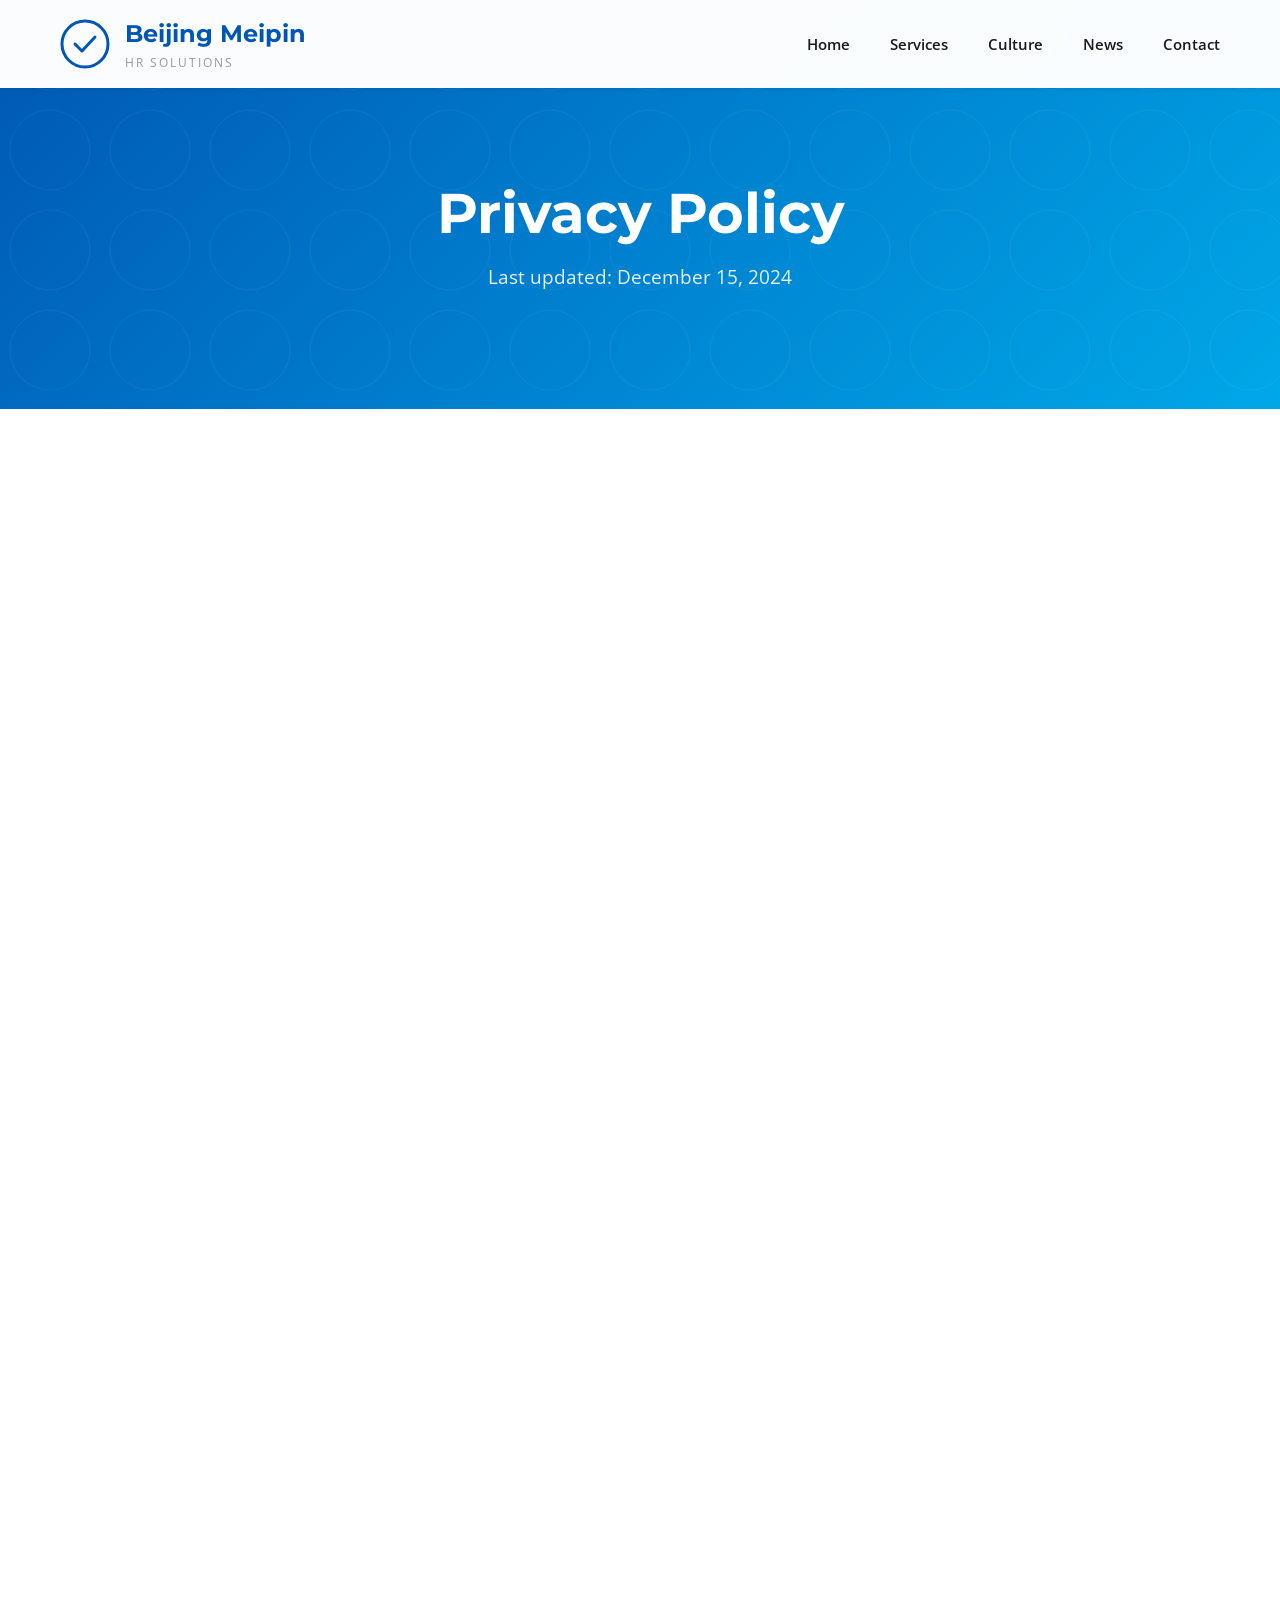
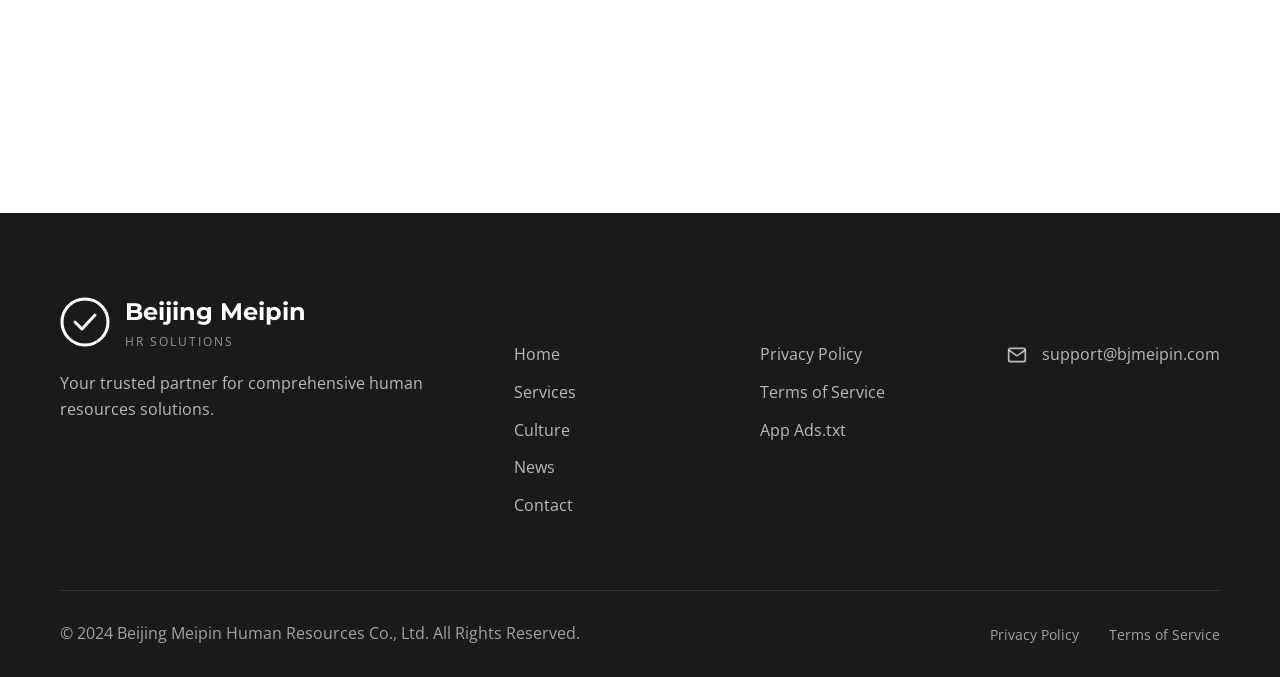
<file: privacy-policy.html>
<!DOCTYPE html>
<html lang="en">
<head>
    <meta charset="UTF-8">
    <meta name="viewport" content="width=device-width, initial-scale=1.0">
    <meta name="description" content="Beijing Meipin Privacy Policy - Comprehensive privacy policy covering data collection, advertising platforms, GDPR, COPPA, CCPA, and international data protection regulations.">
    <meta name="robots" content="index, follow">
    <link rel="canonical" href="https://bjmeipin.com/privacy-policy">
    <link rel="icon" type="image/svg+xml" href="images/favicon.svg">
    <link rel="preconnect" href="https://fonts.googleapis.com">
    <link rel="preconnect" href="https://fonts.gstatic.com" crossorigin>
    <link href="https://fonts.googleapis.com/css2?family=Montserrat:wght@400;500;600;700;800&family=Open+Sans:wght@400;500;600;700&display=swap" rel="stylesheet">
    <link rel="stylesheet" href="css/style.css">
    <link rel="stylesheet" href="css/animations.css">
    <link rel="stylesheet" href="css/responsive.css">
    <title>Privacy Policy - Beijing Meipin | Data Protection & Privacy Commitment</title>
</head>
<body>
    <div class="loader-wrapper"><div class="loader"></div></div>

    <header class="header" role="banner">
        <div class="container">
            <div class="header-inner">
                <a href="index.html" class="logo" aria-label="Beijing Meipin Home">
                    <svg width="50" height="50" viewBox="0 0 50 50" fill="none"><circle cx="25" cy="25" r="23" stroke="#0056b3" stroke-width="3"/><path d="M15 25L22 32L35 18" stroke="#0056b3" stroke-width="3" stroke-linecap="round" stroke-linejoin="round"/></svg>
                    <div><div class="logo-text">Beijing Meipin</div><div class="logo-tagline">HR Solutions</div></div>
                </a>
                <nav class="nav-menu" role="navigation">
                    <a href="index.html" class="nav-link">Home</a>
                    <a href="services.html" class="nav-link">Services</a>
                    <a href="culture.html" class="nav-link">Culture</a>
                    <a href="news.html" class="nav-link">News</a>
                    <a href="contact.html" class="nav-link">Contact</a>
                </nav>
                <button class="mobile-toggle" aria-label="Toggle Navigation"><span></span><span></span><span></span></button>
            </div>
        </div>
    </header>

    <section class="page-banner">
        <div class="container">
            <div class="page-banner-content animate-on-scroll">
                <h1>Privacy Policy</h1>
                <p>Last updated: December 15, 2024</p>
            </div>
        </div>
    </section>

    <section class="section">
        <div class="container">
            <article class="legal-content animate-on-scroll">
                <div class="table-of-contents">
                    <h2>Table of Contents</h2>
                    <ul>
                        <li><a href="#information-collection">1. Information We Collect</a></li>
                        <li><a href="#information-use">2. How We Use Your Information</a></li>
                        <li><a href="#cookies">3. Cookies and Tracking Technologies</a></li>
                        <li><a href="#advertising">4. Advertising and Third-Party Ad Networks</a></li>
                        <li><a href="#mobile-app">5. Mobile Application Privacy</a></li>
                        <li><a href="#children-privacy">6. Children's Privacy (COPPA Compliance)</a></li>
                        <li><a href="#international">7. International Data Protection Regulations</a></li>
                        <li><a href="#gdpr">8. GDPR Compliance (European Union)</a></li>
                        <li><a href="#ccpa">9. CCPA Compliance (California)</a></li>
                        <li><a href="#lgpd">10. LGPD Compliance (Brazil)</a></li>
                        <li><a href="#pipl">11. PIPL Compliance (China)</a></li>
                        <li><a href="#popia">12. POPIA Compliance (South Africa)</a></li>
                        <li><a href="#pdpa">13. PDPA Compliance (Singapore & Thailand)</a></li>
                        <li><a href="#data-security">14. Data Security</a></li>
                        <li><a href="#data-retention">15. Data Retention</a></li>
                        <li><a href="#user-rights">16. Your Rights</a></li>
                        <li><a href="#contact">17. Contact Us</a></li>
                    </ul>
                </div>

                <div id="information-collection" class="legal-section">
                    <h2>1. Information We Collect</h2>
                    <h3>1.1 Personal Information</h3>
                    <p>We collect information that you provide directly to us, including:</p>
                    <ul>
                        <li>Name and contact information (email address, phone number, mailing address)</li>
                        <li>Company and organizational details</li>
                        <li>Professional credentials and employment history</li>
                        <li>Payment information and billing details</li>
                        <li>Communication preferences</li>
                        <li>Any other information you voluntarily provide</li>
                    </ul>
                    
                    <h3>1.2 Automatically Collected Information</h3>
                    <p>When you visit our website or use our services, we automatically collect:</p>
                    <ul>
                        <li>IP address and device identifiers</li>
                        <li>Browser type and version</li>
                        <li>Operating system information</li>
                        <li>Pages visited and time spent</li>
                        <li>Referring website or source</li>
                        <li>Geographic location (country and region level)</li>
                        <li>Device information (type, screen size, mobile carrier)</li>
                    </ul>
                </div>

                <div id="information-use" class="legal-section">
                    <h2>2. How We Use Your Information</h2>
                    <p>We use the collected information for the following purposes:</p>
                    <ul>
                        <li>Providing and maintaining our services</li>
                        <li>Processing transactions and sending related information</li>
                        <li>Responding to your inquiries and support requests</li>
                        <li>Sending promotional communications (with your consent)</li>
                        <li>Personalizing user experience and content</li>
                        <li>Analyzing usage patterns to improve our services</li>
                        <li>Detecting, preventing, and addressing technical issues</li>
                        <li>Complying with legal obligations</li>
                        <li>Protecting our rights and preventing fraud</li>
                        <li>Providing location-based services where applicable</li>
                    </ul>
                </div>

                <div id="cookies" class="legal-section">
                    <h2>3. Cookies and Tracking Technologies</h2>
                    <h3>3.1 What Are Cookies?</h3>
                    <p>Cookies are small text files stored on your device when you visit a website. We use cookies and similar tracking technologies to enhance your browsing experience.</p>
                    
                    <h3>3.2 Types of Cookies We Use</h3>
                    <ul>
                        <li><strong>Essential Cookies:</strong> Required for basic site functionality</li>
                        <li><strong>Analytics Cookies:</strong> Help us understand how visitors use our site</li>
                        <li><strong>Preference Cookies:</strong> Remember your settings and preferences</li>
                        <li><strong>Marketing Cookies:</strong> Used to deliver relevant advertisements</li>
                        <li><strong>Session Cookies:</strong> Temporary cookies deleted when browser closes</li>
                        <li><strong>Persistent Cookies:</strong> Remain on your device for a set period</li>
                    </ul>
                    
                    <h3>3.3 Managing Cookies</h3>
                    <p>You can control cookie preferences through your browser settings. Disabling cookies may affect site functionality.</p>
                </div>

                <div id="advertising" class="legal-section">
                    <h2>4. Advertising and Third-Party Ad Networks</h2>
                    <p>We partner with third-party advertising networks to serve advertisements on our behalf and within our mobile applications. These networks use tracking technologies to deliver targeted advertisements based on your interests and online behavior.</p>
                    
                    <h3>4.1 Advertising Platforms We May Use</h3>
                    <p>We may integrate with the following advertising platforms and networks:</p>
                    <ul>
                        <li><strong>Google AdMob</strong> - Mobile advertising platform</li>
                        <li><strong>Google AdSense</strong> - Website advertising network</li>
                        <li><strong>Facebook Audience Network</strong> - Mobile and cross-platform advertising</li>
                        <li><strong>Unity Ads</strong> - Game and app advertising</li>
                        <li><strong>AppLovin</strong> - Mobile advertising and monetization</li>
                        <li><strong>ironSource</strong> - Mobile app advertising and monetization</li>
                        <li><strong>Vungle (by TikTok)</strong> - Mobile video advertising</li>
                        <li><strong>Chartboost</strong> - Mobile game advertising</li>
                        <li><strong>MoPub (by X/Twitter)</strong> - Mobile ad serving</li>
                        <li><strong>Amazon Ads</strong> - Advertising services</li>
                        <li><strong>Microsoft Advertising</strong> - Search and display advertising</li>
                        <li><strong>Mintegral</strong> - Mobile advertising platform</li>
                        <li><strong>TikTok Audience Network</strong> - Mobile advertising</li>
                        <li><strong>Pangle (by ByteDance)</strong> - Mobile advertising network</li>
                        <li><strong>InMobi</strong> - Mobile advertising and monetization</li>
                        <li><strong>Liftoff</strong> - Mobile app advertising</li>
                        <li><strong>Fyber</strong> - Mobile monetization platform</li>
                        <li><strong>Smaato</strong> - Mobile advertising exchange</li>
                        <li><strong>AdColony</strong> - Mobile video advertising</li>
                        <li><strong>Ogury</strong> - Mobile advertising and data platform</li>
                    </ul>
                    
                    <h3>4.2 Types of Advertisements We May Display</h3>
                    <ul>
                        <li><strong>Splash Ads (Splash Screen Ads):</strong> Full-screen advertisements displayed when opening an app</li>
                        <li><strong>Rewarded Video Ads:</strong> Video advertisements users choose to watch in exchange for in-app rewards</li>
                        <li><strong>Interstitial Ads:</strong> Full-screen advertisements displayed between content or during transitions</li>
                        <li><strong>Banner Ads:</strong> Rectangular advertisements displayed at the top or bottom of screen</li>
                        <li><strong>Native Ads:</strong> Advertisements designed to match the look and feel of the app content</li>
                        <li><strong>Playable Ads:</strong> Interactive advertisements allowing users to preview apps</li>
                    </ul>
                    
                    <h3>4.3 How Advertising Works</h3>
                    <p>Our advertising partners collect and use information about your device, browsing behavior, and app usage to deliver relevant advertisements. This includes:</p>
                    <ul>
                        <li>Device identifiers (GAID, IDFA)</li>
                        <li>IP address and location data</li>
                        <li>App usage and engagement data</li>
                        <li>Cookies and tracking pixels</li>
                        <li>Behavioral profiling and segmentation</li>
                    </ul>
                    
                    <h3>4.4 Opting Out of Targeted Advertising</h3>
                    <p>You can opt out of targeted advertising through the following methods:</p>
                    <ul>
                        <li>Visit <a href="https://www.aboutads.info/choices" target="_blank" rel="noopener">Digital Advertising Alliance</a></li>
                        <li>Visit <a href="https://www.youronlinechoices.com" target="_blank" rel="noopener">European Interactive Digital Advertising Alliance</a></li>
                        <li>On mobile devices, reset your advertising identifier (GAID/IDFA) in device settings</li>
                        <li>Enable "Limit Ad Tracking" on iOS devices</li>
                        <li>Enable "Opt out of Ads Personalization" on Android devices</li>
                    </ul>
                </div>

                <div id="mobile-app" class="legal-section">
                    <h2>5. Mobile Application Privacy</h2>
                    <h3>5.1 Permissions We May Request</h3>
                    <p>Our mobile applications may request the following permissions:</p>
                    <ul>
                        <li><strong>Camera:</strong> For document scanning and video calls</li>
                        <li><strong>Contacts:</strong> For connecting with colleagues within the app</li>
                        <li><strong>Location:</strong> For location-based services and attendance tracking</li>
                        <li><strong>Microphone:</strong> For voice input and recording features</li>
                        <li><strong>Storage:</strong> For saving documents and files locally</li>
                        <li><strong>Calendar:</strong> For scheduling and reminder features</li>
                        <li><strong>Notifications:</strong> For push notifications and updates</li>
                    </ul>
                    
                    <h3>5.2 App Store Compliance</h3>
                    <p>Our mobile applications comply with the following app store requirements:</p>
                    <ul>
                        <li><strong>Google Play Store:</strong> Compliant with Google Play Developer Program Policies</li>
                        <li><strong>Apple App Store:</strong> Compliant with App Store Review Guidelines</li>
                        <li><strong>Data Safety:</strong> Accurate data safety disclosures as required by Google Play</li>
                        <li><strong>App Tracking Transparency:</strong> Requesting user consent before tracking (iOS 14.5+)</li>
                    </ul>
                </div>

                <div id="children-privacy" class="legal-section">
                    <h2>6. Children's Privacy (COPPA Compliance)</h2>
                    <p>We take the protection of children's privacy seriously and comply with the Children's Online Privacy Protection Act (COPPA) and similar international regulations.</p>
                    
                    <h3>6.1 Age Requirements</h3>
                    <ul>
                        <li>Our services are intended for users aged 18 years or older</li>
                        <li>We do not knowingly collect personal information from children under 13 (or 16 in certain jurisdictions)</li>
                        <li>We require age verification for certain features and services</li>
                    </ul>
                    
                    <h3>6.2 Parental Controls</h3>
                    <ul>
                        <li>Parents can review, request deletion of, or refuse further collection of their child's data</li>
                        <li>We provide tools for parents to control their children's app usage</li>
                        <li>Contact us immediately if you believe we have collected information from a child</li>
                    </ul>
                    
                    <h3>6.3 International Children's Privacy Laws</h3>
                    <p>We comply with children's privacy laws in various jurisdictions:</p>
                    <ul>
                        <li><strong>COPPA (USA):</strong> Children's Online Privacy Protection Act</li>
                        <li><strong>GDPR-K (EU):</strong> Special protections for children under 16</li>
                        <li><strong>CCPA-K (California):</strong> Enhanced protections for minors</li>
                        <li><strong>ACCOP (Australia):</strong> Australian Children's Online Privacy Standards</li>
                        <li><strong>UK GDPR:</strong> Parental consent required for children under 13</li>
                    </ul>
                </div>

                <div id="international" class="legal-section">
                    <h2>7. International Data Protection Regulations</h2>
                    <p>We process personal data in accordance with applicable international data protection laws. Our global privacy compliance includes:</p>
                </div>

                <div id="gdpr" class="legal-section">
                    <h2>8. GDPR Compliance (European Union)</h2>
                    <p>If you are located in the European Economic Area (EEA), we process your personal data in accordance with the General Data Protection Regulation (GDPR).</p>
                    
                    <h3>8.1 Legal Basis for Processing</h3>
                    <ul>
                        <li><strong>Consent:</strong> You have given clear consent for us to process your personal data</li>
                        <li><strong>Contract:</strong> Processing is necessary for a contract we have with you</li>
                        <li><strong>Legal Obligation:</strong> Processing is necessary for us to comply with the law</li>
                        <li><strong>Legitimate Interests:</strong> Processing is necessary for our legitimate interests</li>
                    </ul>
                    
                    <h3>8.2 Data Subject Rights under GDPR</h3>
                    <ul>
                        <li>Right to be informed about data collection and use</li>
                        <li>Right of access to your personal data</li>
                        <li>Right to rectification of inaccurate data</li>
                        <li>Right to erasure ("right to be forgotten")</li>
                        <li>Right to restrict processing</li>
                        <li>Right to data portability</li>
                        <li>Right to object to processing</li>
                        <li>Rights related to automated decision-making</li>
                    </ul>
                    
                    <h3>8.3 EU Representative</h3>
                    <p>We have appointed an EU representative as required by GDPR Article 27. Contact details are provided in the Contact Us section.</p>
                    
                    <h3>8.4 Data Transfers</h3>
                    <p>When we transfer data outside the EEA, we ensure appropriate safeguards are in place, including Standard Contractual Clauses approved by the European Commission.</p>
                </div>

                <div id="ccpa" class="legal-section">
                    <h2>9. CCPA Compliance (California)</h2>
                    <p>If you are a California resident, you have specific rights under the California Consumer Privacy Act (CCPA) as amended by the California Privacy Rights Act (CPRA).</p>
                    
                    <h3>9.1 Your California Privacy Rights</h3>
                    <ul>
                        <li><strong>Right to Know:</strong> Request disclosure of personal information collected, used, shared, or sold</li>
                        <li><strong>Right to Delete:</strong> Request deletion of personal information</li>
                        <li><strong>Right to Opt-Out:</strong> Opt out of the sale or sharing of personal information</li>
                        <li><strong>Right to Correct:</strong> Request correction of inaccurate personal information</li>
                        <li><strong>Right to Limit Use:</strong> Limit use of sensitive personal information</li>
                        <li><strong>Right to Non-Discrimination:</strong> Not be discriminated against for exercising your rights</li>
                    </ul>
                    
                    <h3>9.2 "Do Not Sell or Share My Personal Information"</h3>
                    <p>California residents may opt out of the sale or sharing of their personal information by contacting us or using the privacy settings in our applications.</p>
                    
                    <h3>9.3 Categories of Information</h3>
                    <p>In the preceding 12 months, we may have collected the following categories of personal information:</p>
                    <ul>
                        <li>Identifiers (name, email, IP address, device ID)</li>
                        <li>Commercial information (transaction history, services purchased)</li>
                        <li>Internet activity (browsing history, app usage)</li>
                        <li>Geolocation data</li>
                        <li>Professional information</li>
                        <li>Inferences from collected data</li>
                    </ul>
                </div>

                <div id="lgpd" class="legal-section">
                    <h2>10. LGPD Compliance (Brazil)</h2>
                    <p>We comply with Brazil's Lei Geral de Proteção de Dados (LGPD - General Data Protection Law).</p>
                    
                    <h3>10.1 Legal Basis for Processing</h3>
                    <p>We process personal data based on the following legal grounds under LGPD:</p>
                    <ul>
                        <li>Consent of the data subject</li>
                        <li>Legitimate interest</li>
                        <li>Contract performance</li>
                        <li>Legal obligation</li>
                        <li>Governmental purposes</li>
                    </ul>
                    
                    <h3>10.2 Data Subject Rights under LGPD</h3>
                    <ul>
                        <li>Confirmation of existence of processing</li>
                        <li>Access to personal data</li>
                        <li>Correction of incomplete or inaccurate data</li>
                        <li>Anonymization, blocking, or deletion of unnecessary data</li>
                        <li>Data portability</li>
                        <li>Deletion of personal data processed with consent</li>
                        <li>Information about third parties with whom data is shared</li>
                        <li>Information about possibility of denying consent</li>
                        <li>Revocation of consent</li>
                    </ul>
                </div>

                <div id="pipl" class="legal-section">
                    <h2>11. PIPL Compliance (China)</h2>
                    <p>We comply with China's Personal Information Protection Law (PIPL) for data processing activities within China.</p>
                    
                    <h3>11.1 Processing Principles</h3>
                    <ul>
                        <li>Lawfulness, fairness, and necessity</li>
                        <li>Clear purpose limitation</li>
                        <li>Data minimization</li>
                        <li>Storage restriction</li>
                        <li>Accuracy</li>
                        <li>Security</li>
                    </ul>
                    
                    <h3>11.2 Sensitive Personal Information</h3>
                    <p>We obtain separate consent before processing sensitive personal information including:</p>
                    <ul>
                        <li>Biometric data</li>
                        <li>Location tracking</li>
                        <li>Identity documents</li>
                        <li>Health and financial information</li>
                    </ul>
                    
                    <h3>11.3 Cross-Border Transfers</h3>
                    <p>Personal information collected in China may only be transferred outside China after passing security assessments or obtaining certifications as required by PIPL.</p>
                </div>

                <div id="popia" class="legal-section">
                    <h2>12. POPIA Compliance (South Africa)</h2>
                    <p>We comply with South Africa's Protection of Personal Information Act (POPIA).</p>
                    
                    <h3>12.1 Processing Conditions</h3>
                    <p>We process personal information in accordance with the eight processing conditions:</p>
                    <ul>
                        <li>Accountability</li>
                        <li>Processing limitation</li>
                        <li>Purpose specification</li>
                        <li>Further processing limitation</li>
                        <li>Information quality</li>
                        <li>Openness principle</li>
                        <li>Security safeguards</li>
                        <li>Data subject participation</li>
                    </ul>
                    
                    <h3>12.2 Information Officer</h3>
                    <p>We have appointed an Information Officer as required by POPIA to oversee our data protection compliance.</p>
                </div>

                <div id="pdpa" class="legal-section">
                    <h2>13. PDPA Compliance (Singapore & Thailand)</h2>
                    
                    <h3>13.1 Singapore Personal Data Protection Act (PDPA)</h3>
                    <p>We comply with Singapore's PDPA for the collection, use, and disclosure of personal data:</p>
                    <ul>
                        <li>Consent obligation</li>
                        <li>Purpose limitation</li>
                        <li>Notification obligation</li>
                        <li>Access and correction rights</li>
                        <li>Accuracy obligation</li>
                        <li>Protection obligation</li>
                        <li>Retention limitation</li>
                        <li>Transfer limitation</li>
                        <li>Data breach notification</li>
                    </ul>
                    
                    <h3>13.2 Thailand Personal Data Protection Act (PDPA)</h3>
                    <p>We comply with Thailand's PDPA which came into full force in 2022:</p>
                    <ul>
                        <li>Lawful basis for processing</li>
                        <li>Consent requirements</li>
                        <li>Data subject rights</li>
                        <li>Data breach handling</li>
                        <li>Cross-border transfer restrictions</li>
                    </ul>
                </div>

                <div id="data-security" class="legal-section">
                    <h2>14. Data Security</h2>
                    <p>We implement appropriate technical and organizational measures to protect your personal data:</p>
                    <ul>
                        <li>Encryption of data in transit and at rest</li>
                        <li>Regular security assessments and penetration testing</li>
                        <li>Access controls and authentication measures</li>
                        <li>Employee training on data protection</li>
                        <li>Incident response and breach notification procedures</li>
                        <li>Vendor security assessments</li>
                        <li>Secure development lifecycle practices</li>
                        <li>Regular security updates and patches</li>
                    </ul>
                </div>

                <div id="data-retention" class="legal-section">
                    <h2>15. Data Retention</h2>
                    <p>We retain personal data only for as long as necessary to fulfill the purposes outlined in this policy:</p>
                    <ul>
                        <li>Account information: Retained while account is active plus 3 years</li>
                        <li>Transaction records: Retained for 7 years for legal compliance</li>
                        <li>Communication records: Retained for 5 years</li>
                        <li>Marketing preferences: Retained until unsubscribed</li>
                        <li>Technical logs: Retained for 1 year</li>
                    </ul>
                    <p>When data is no longer needed, we securely delete or anonymize it.</p>
                </div>

                <div id="user-rights" class="legal-section">
                    <h2>16. Your Rights</h2>
                    <p>Regardless of your location, you have the following rights regarding your personal data:</p>
                    <ul>
                        <li><strong>Access:</strong> Request a copy of your personal data</li>
                        <li><strong>Rectification:</strong> Request correction of inaccurate data</li>
                        <li><strong>Erasure:</strong> Request deletion of your data (where applicable)</li>
                        <li><strong>Portability:</strong> Receive your data in a portable format</li>
                        <li><strong>Objection:</strong> Object to certain types of processing</li>
                        <li><strong>Restriction:</strong> Request limitation of processing</li>
                        <li><strong>Withdraw Consent:</strong> Withdraw consent where processing is based on consent</li>
                        <li><strong>Lodge Complaint:</strong> File a complaint with data protection authorities</li>
                    </ul>
                    <p>To exercise these rights, please contact us using the information provided below.</p>
                </div>

                <div id="contact" class="legal-section">
                    <h2>17. Contact Us</h2>
                    <p>If you have any questions about this Privacy Policy or our data practices, please contact us:</p>
                    
                    <h3>Beijing Meipin Human Resources Co., Ltd.</h3>
                    <p>
                        <strong>Address:</strong><br>
                        Rooms A07, A08, A09, A11, B09, B11, B13, No. 88 Hanxi Road,<br>
                        Xitiangezhuang Town, Miyun District,<br>
                        Beijing, 100000, CN<br><br>
                        <strong>Business Support:</strong> support@bjmeipin.com<br>
                        <strong>Enterprise Clients:</strong> zhangxin@bjmeipin.com<br>
                        <strong>Website:</strong> bjmeipin.com
                    </p>
                    
                    <h3>Response Time</h3>
                    <p>We aim to respond to all privacy-related requests within 30 days.</p>
                </div>

                <div class="legal-section">
                    <h2>Policy Updates</h2>
                    <p>We may update this Privacy Policy from time to time to reflect changes in our practices or legal requirements. We will notify you of any material changes by posting the updated policy on this page with a revised "Last updated" date.</p>
                    <p>We encourage you to review this Privacy Policy periodically for the latest information on our privacy practices.</p>
                </div>
            </article>
        </div>
    </section>

    <footer class="footer" role="contentinfo">
        <div class="container">
            <div class="footer-grid">
                <div class="footer-brand">
                    <a href="index.html" class="logo" style="margin-bottom: 20px;"><svg width="50" height="50" viewBox="0 0 50 50" fill="none"><circle cx="25" cy="25" r="23" stroke="white" stroke-width="3"/><path d="M15 25L22 32L35 18" stroke="white" stroke-width="3" stroke-linecap="round" stroke-linejoin="round"/></svg><div><div class="logo-text" style="color: white;">Beijing Meipin</div><div class="logo-tagline">HR Solutions</div></div></a>
                    <p>Your trusted partner for comprehensive human resources solutions.</p>
                </div>
                <div class="footer-column"><h4 class="footer-title">Quick Links</h4><ul class="footer-links"><li><a href="index.html">Home</a></li><li><a href="services.html">Services</a></li><li><a href="culture.html">Culture</a></li><li><a href="news.html">News</a></li><li><a href="contact.html">Contact</a></li></ul></div>
                <div class="footer-column"><h4 class="footer-title">Legal</h4><ul class="footer-links"><li><a href="privacy-policy.html">Privacy Policy</a></li><li><a href="terms-of-service.html">Terms of Service</a></li><li><a href="app-ads.txt">App Ads.txt</a></li></ul></div>
                <div class="footer-column"><h4 class="footer-title">Contact Us</h4><ul class="footer-contact"><li><svg viewBox="0 0 24 24" fill="none" stroke="currentColor" stroke-width="2"><path d="M4 4h16c1.1 0 2 .9 2 2v12c0 1.1-.9 2-2 2H4c-1.1 0-2-.9-2-2V6c0-1.1.9-2 2-2z"/><polyline points="22,6 12,13 2,6"/></svg><span>support@bjmeipin.com</span></li></ul></div>
            </div>
            <div class="footer-bottom"><p>&copy; 2024 Beijing Meipin Human Resources Co., Ltd. All Rights Reserved.</p><div class="footer-legal"><a href="privacy-policy.html">Privacy Policy</a><a href="terms-of-service.html">Terms of Service</a></div></div>
        </div>
    </footer>

    <button class="scroll-top" aria-label="Scroll to Top"><svg viewBox="0 0 24 24" fill="none" stroke="currentColor" stroke-width="2"><line x1="12" y1="19" x2="12" y2="5"/><polyline points="5 12 12 5 19 12"/></svg></button>
    <script src="js/main.js"></script>
</body>
</html>
</file>
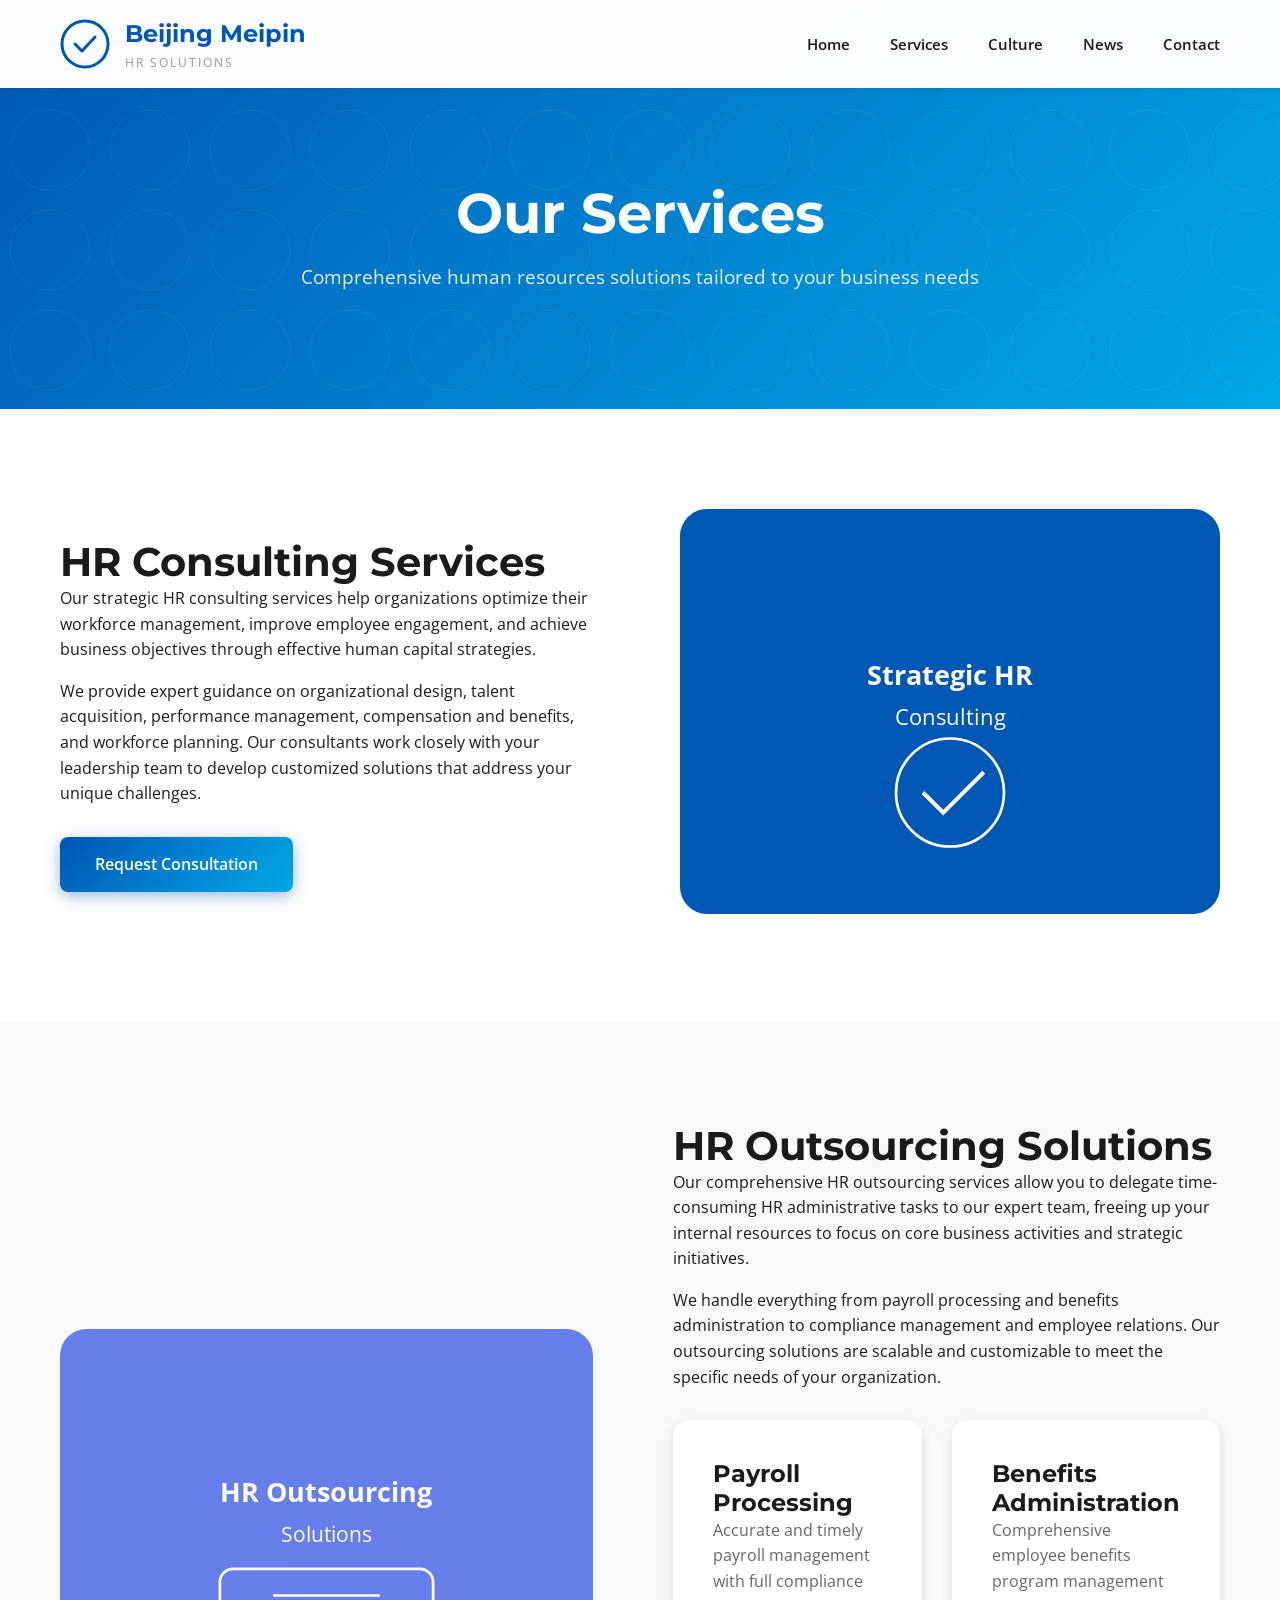
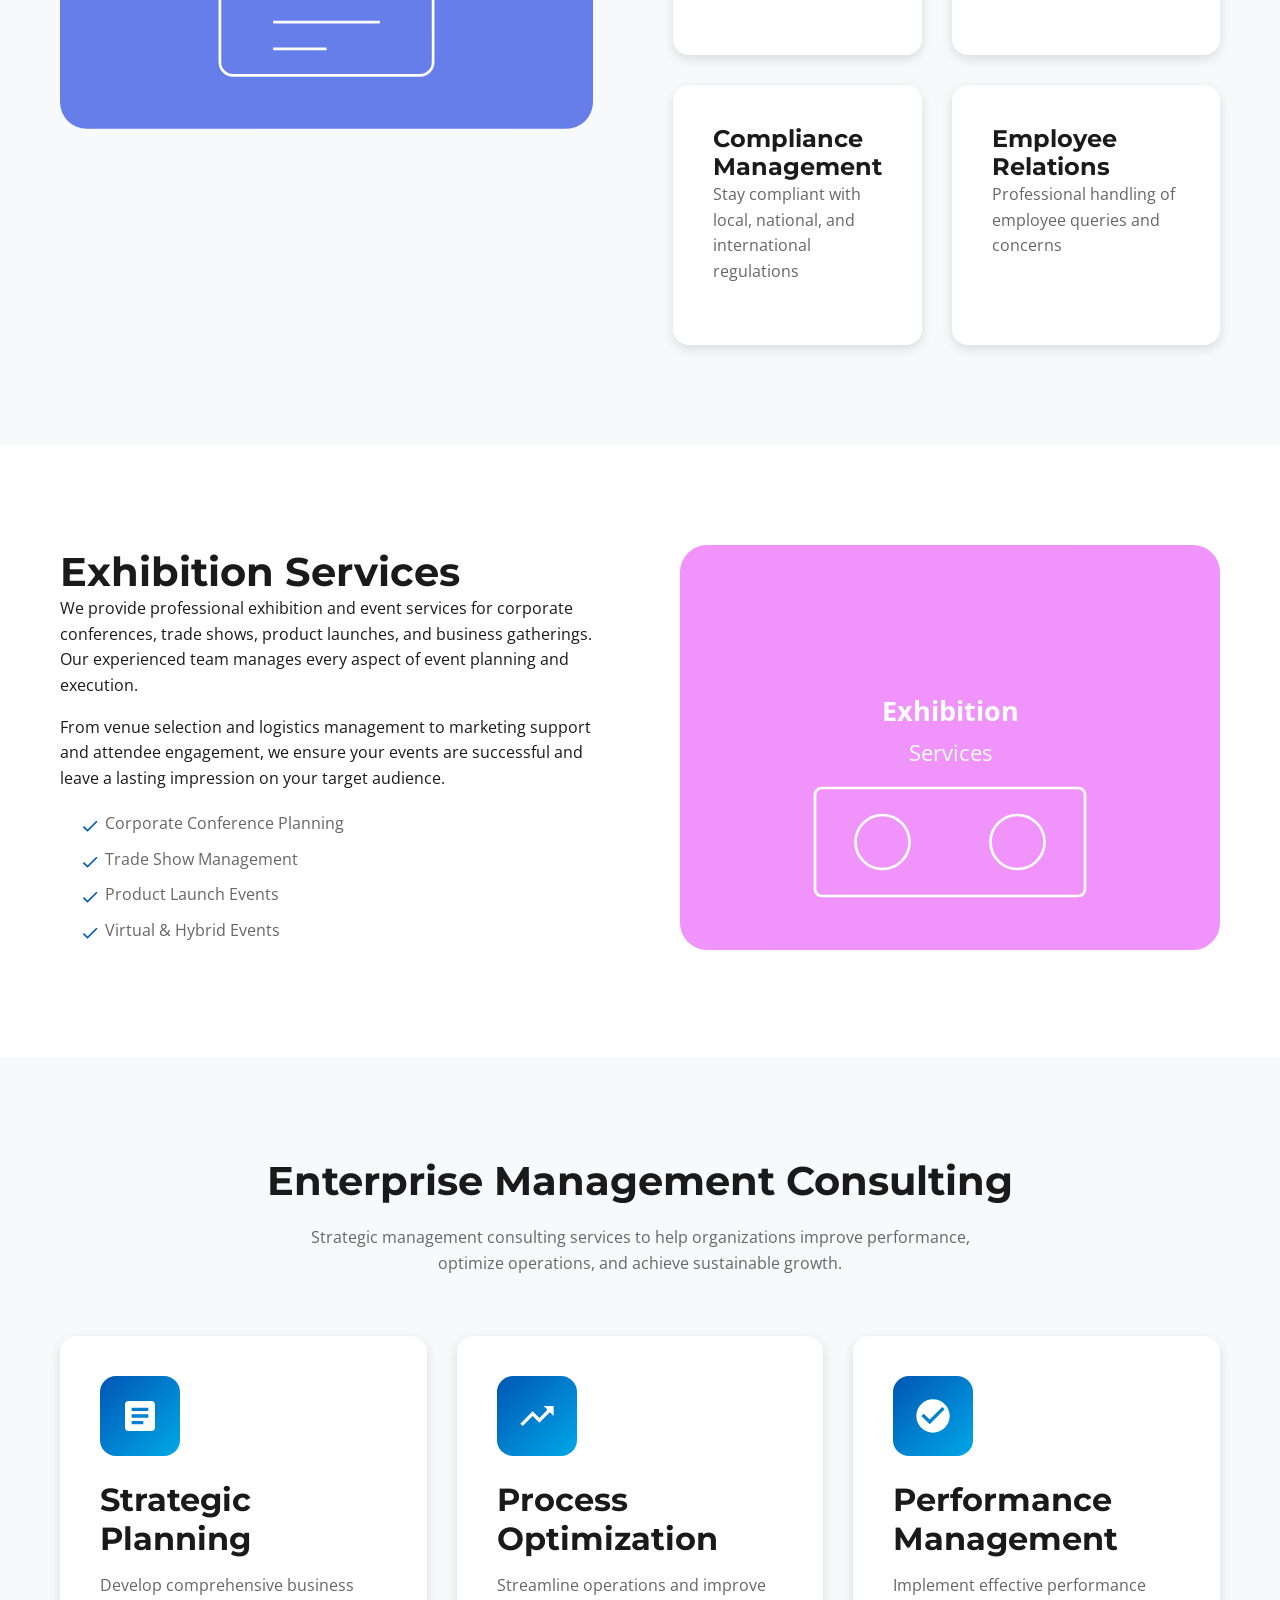
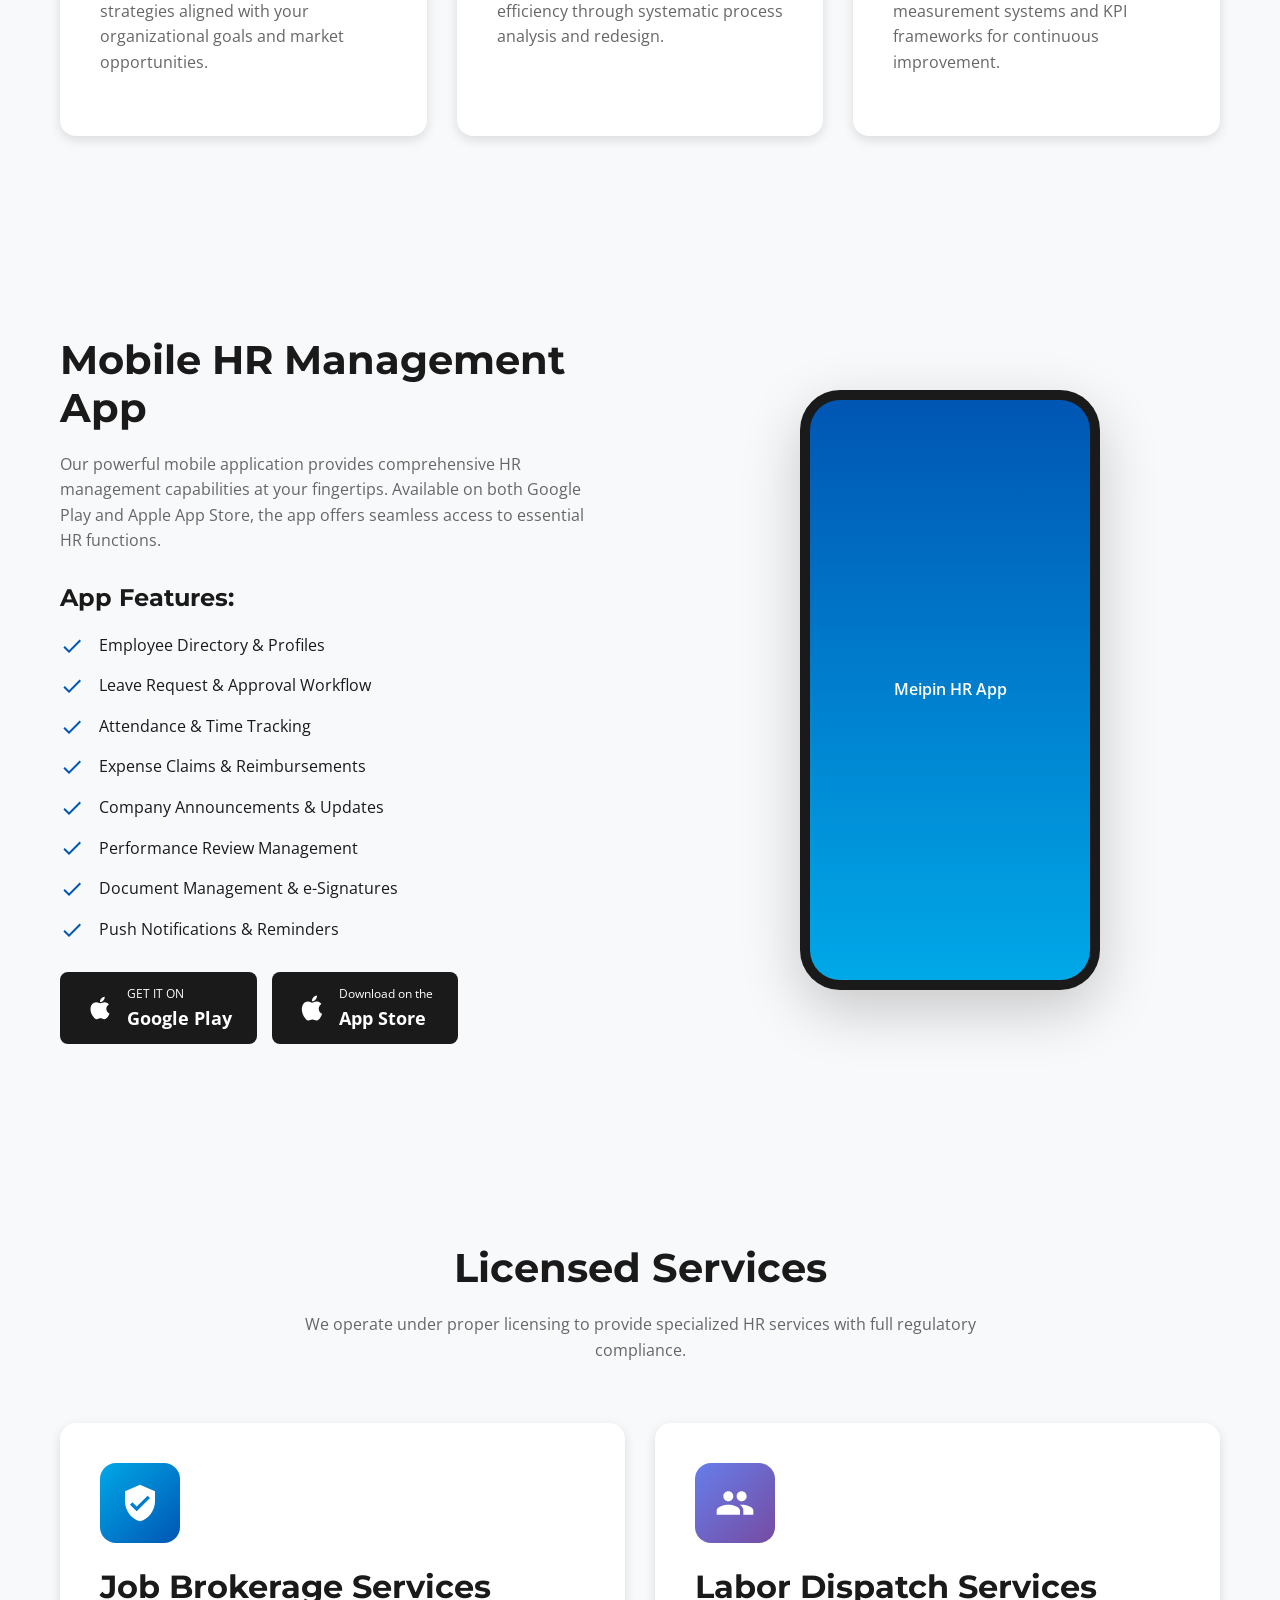
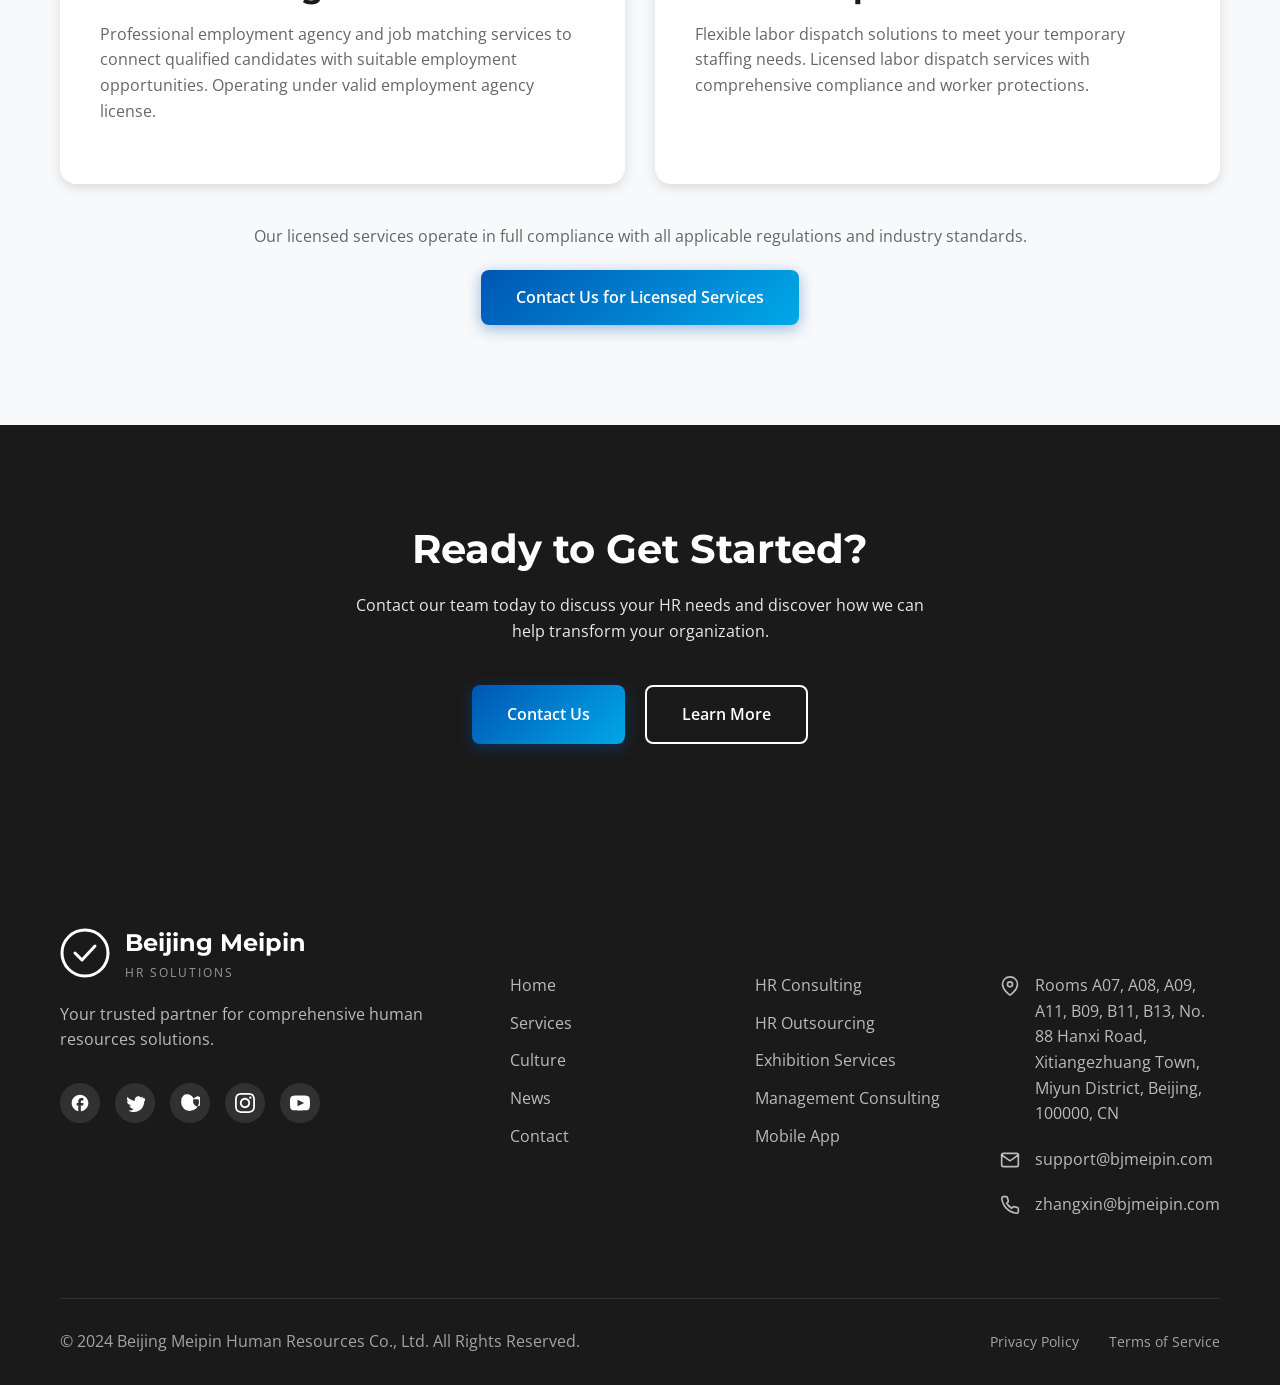
<file: services.html>
<!DOCTYPE html>
<html lang="en">
<head>
    <meta charset="UTF-8">
    <meta name="viewport" content="width=device-width, initial-scale=1.0">
    <meta name="description" content="Beijing Meipin Services - Comprehensive HR solutions including consulting, outsourcing, exhibition services, and mobile app management. Licensed HR services provider.">
    <meta name="keywords" content="HR services, human resources consulting, HR outsourcing, exhibition services, management consulting, mobile HR app">
    <meta name="author" content="Beijing Meipin Human Resources Co., Ltd.">
    <meta name="robots" content="index, follow">
    
    <meta property="og:type" content="website">
    <meta property="og:url" content="https://bjmeipin.com/services">
    <meta property="og:title" content="Our Services - Beijing Meipin HR Solutions">
    <meta property="og:description" content="Comprehensive HR solutions including consulting, outsourcing, exhibition services, and mobile app management.">
    
    <link rel="canonical" href="https://bjmeipin.com/services">
    <link rel="icon" type="image/svg+xml" href="images/favicon.svg">
    
    <link rel="preconnect" href="https://fonts.googleapis.com">
    <link rel="preconnect" href="https://fonts.gstatic.com" crossorigin>
    <link href="https://fonts.googleapis.com/css2?family=Montserrat:wght@400;500;600;700;800&family=Open+Sans:wght@400;500;600;700&display=swap" rel="stylesheet">
    
    <link rel="stylesheet" href="css/style.css">
    <link rel="stylesheet" href="css/animations.css">
    <link rel="stylesheet" href="css/responsive.css">
    
    <title>Our Services - Beijing Meipin | HR Consulting, Outsourcing & Management Solutions</title>
    
    <script type="application/ld+json">
    {
        "@context": "https://schema.org",
        "@type": "Service",
        "serviceType": "Human Resources Services",
        "provider": {
            "@type": "Organization",
            "name": "Beijing Meipin Human Resources Co., Ltd.",
            "url": "https://bjmeipin.com"
        },
        "areaServed": "Worldwide",
        "description": "Comprehensive HR solutions including consulting, outsourcing, exhibition services, and mobile app management."
    }
    </script>
</head>
<body>
    <div class="loader-wrapper">
        <div class="loader"></div>
    </div>

    <header class="header" role="banner">
        <div class="container">
            <div class="header-inner">
                <a href="index.html" class="logo" aria-label="Beijing Meipin Home">
                    <svg width="50" height="50" viewBox="0 0 50 50" fill="none" xmlns="http://www.w3.org/2000/svg">
                        <circle cx="25" cy="25" r="23" stroke="#0056b3" stroke-width="3"/>
                        <path d="M15 25L22 32L35 18" stroke="#0056b3" stroke-width="3" stroke-linecap="round" stroke-linejoin="round"/>
                    </svg>
                    <div>
                        <div class="logo-text">Beijing Meipin</div>
                        <div class="logo-tagline">HR Solutions</div>
                    </div>
                </a>
                
                <nav class="nav-menu" role="navigation" aria-label="Main Navigation">
                    <a href="index.html" class="nav-link">Home</a>
                    <a href="services.html" class="nav-link active">Services</a>
                    <a href="culture.html" class="nav-link">Culture</a>
                    <a href="news.html" class="nav-link">News</a>
                    <a href="contact.html" class="nav-link">Contact</a>
                </nav>
                
                <button class="mobile-toggle" aria-label="Toggle Navigation Menu" aria-expanded="false">
                    <span></span>
                    <span></span>
                    <span></span>
                </button>
            </div>
        </div>
    </header>

    <section class="page-banner">
        <div class="container">
            <div class="page-banner-content animate-on-scroll">
                <h1>Our Services</h1>
                <p>Comprehensive human resources solutions tailored to your business needs</p>
            </div>
        </div>
    </section>

    <section class="section" id="consulting">
        <div class="container">
            <div class="about-grid">
                <div class="animate-on-scroll">
                    <h2>HR Consulting Services</h2>
                    <p>Our strategic HR consulting services help organizations optimize their workforce management, improve employee engagement, and achieve business objectives through effective human capital strategies.</p>
                    <p>We provide expert guidance on organizational design, talent acquisition, performance management, compensation and benefits, and workforce planning. Our consultants work closely with your leadership team to develop customized solutions that address your unique challenges.</p>
                    
                    <div style="margin-top: 30px;">
                        <a href="contact.html" class="btn btn-primary">Request Consultation</a>
                    </div>
                </div>
                
                <div class="animate-on-scroll">
                    <svg viewBox="0 0 400 300" fill="none" xmlns="http://www.w3.org/2000/svg">
                        <rect width="400" height="300" rx="20" fill="url(#grad1)"/>
                        <text x="200" y="130" text-anchor="middle" fill="white" font-size="20" font-weight="bold">Strategic HR</text>
                        <text x="200" y="160" text-anchor="middle" fill="white" font-size="16">Consulting</text>
                        <circle cx="200" cy="210" r="40" stroke="white" stroke-width="2" fill="none"/>
                        <path d="M180 210L195 225L225 195" stroke="white" stroke-width="3" fill="none"/>
                        <defs>
                            <linearGradient id="grad1" x1="0" y1="0" x2="400" y2="300">
                                <stop offset="0%" stop-color="#0056b3"/>
                                <stop offset="100%" stop-color="#00a8e8"/>
                            </linearGradient>
                        </defs>
                    </svg>
                </div>
            </div>
        </div>
    </section>

    <section class="section section-light" id="outsourcing">
        <div class="container">
            <div class="about-grid" style="direction: rtl;">
                <div class="animate-on-scroll" style="direction: ltr;">
                    <h2>HR Outsourcing Solutions</h2>
                    <p>Our comprehensive HR outsourcing services allow you to delegate time-consuming HR administrative tasks to our expert team, freeing up your internal resources to focus on core business activities and strategic initiatives.</p>
                    <p>We handle everything from payroll processing and benefits administration to compliance management and employee relations. Our outsourcing solutions are scalable and customizable to meet the specific needs of your organization.</p>
                    
                    <div class="grid grid-2" style="margin-top: 30px;">
                        <div class="card">
                            <h4>Payroll Processing</h4>
                            <p>Accurate and timely payroll management with full compliance</p>
                        </div>
                        <div class="card">
                            <h4>Benefits Administration</h4>
                            <p>Comprehensive employee benefits program management</p>
                        </div>
                        <div class="card">
                            <h4>Compliance Management</h4>
                            <p>Stay compliant with local, national, and international regulations</p>
                        </div>
                        <div class="card">
                            <h4>Employee Relations</h4>
                            <p>Professional handling of employee queries and concerns</p>
                        </div>
                    </div>
                </div>
                
                <div class="animate-on-scroll" style="direction: ltr;">
                    <svg viewBox="0 0 400 300" fill="none" xmlns="http://www.w3.org/2000/svg">
                        <rect width="400" height="300" rx="20" fill="url(#grad2)"/>
                        <text x="200" y="130" text-anchor="middle" fill="white" font-size="20" font-weight="bold">HR Outsourcing</text>
                        <text x="200" y="160" text-anchor="middle" fill="white" font-size="16">Solutions</text>
                        <rect x="120" y="180" width="160" height="80" rx="10" stroke="white" stroke-width="2" fill="none"/>
                        <line x1="160" y1="200" x2="240" y2="200" stroke="white" stroke-width="2"/>
                        <line x1="160" y1="220" x2="240" y2="220" stroke="white" stroke-width="2"/>
                        <line x1="160" y1="240" x2="200" y2="240" stroke="white" stroke-width="2"/>
                        <defs>
                            <linearGradient id="grad2" x1="0" y1="0" x2="400" y2="300">
                                <stop offset="0%" stop-color="#667eea"/>
                                <stop offset="100%" stop-color="#764ba2"/>
                            </linearGradient>
                        </defs>
                    </svg>
                </div>
            </div>
        </div>
    </section>

    <section class="section" id="exhibition">
        <div class="container">
            <div class="about-grid">
                <div class="animate-on-scroll">
                    <h2>Exhibition Services</h2>
                    <p>We provide professional exhibition and event services for corporate conferences, trade shows, product launches, and business gatherings. Our experienced team manages every aspect of event planning and execution.</p>
                    <p>From venue selection and logistics management to marketing support and attendee engagement, we ensure your events are successful and leave a lasting impression on your target audience.</p>
                    
                    <ul style="margin-top: 20px; padding-left: 20px;">
                        <li style="margin-bottom: 10px; position: relative; padding-left: 25px; color: var(--text-light);">
                            <svg style="position: absolute; left: 0; top: 5px; width: 20px; height: 20px; fill: var(--primary-color);" viewBox="0 0 24 24"><path d="M9 16.17L4.83 12l-1.42 1.41L9 19 21 7l-1.41-1.41z"/></svg>
                            Corporate Conference Planning
                        </li>
                        <li style="margin-bottom: 10px; position: relative; padding-left: 25px; color: var(--text-light);">
                            <svg style="position: absolute; left: 0; top: 5px; width: 20px; height: 20px; fill: var(--primary-color);" viewBox="0 0 24 24"><path d="M9 16.17L4.83 12l-1.42 1.41L9 19 21 7l-1.41-1.41z"/></svg>
                            Trade Show Management
                        </li>
                        <li style="margin-bottom: 10px; position: relative; padding-left: 25px; color: var(--text-light);">
                            <svg style="position: absolute; left: 0; top: 5px; width: 20px; height: 20px; fill: var(--primary-color);" viewBox="0 0 24 24"><path d="M9 16.17L4.83 12l-1.42 1.41L9 19 21 7l-1.41-1.41z"/></svg>
                            Product Launch Events
                        </li>
                        <li style="margin-bottom: 10px; position: relative; padding-left: 25px; color: var(--text-light);">
                            <svg style="position: absolute; left: 0; top: 5px; width: 20px; height: 20px; fill: var(--primary-color);" viewBox="0 0 24 24"><path d="M9 16.17L4.83 12l-1.42 1.41L9 19 21 7l-1.41-1.41z"/></svg>
                            Virtual & Hybrid Events
                        </li>
                    </ul>
                </div>
                
                <div class="animate-on-scroll">
                    <svg viewBox="0 0 400 300" fill="none" xmlns="http://www.w3.org/2000/svg">
                        <rect width="400" height="300" rx="20" fill="url(#grad3)"/>
                        <text x="200" y="130" text-anchor="middle" fill="white" font-size="20" font-weight="bold">Exhibition</text>
                        <text x="200" y="160" text-anchor="middle" fill="white" font-size="16">Services</text>
                        <rect x="100" y="180" width="200" height="80" rx="5" stroke="white" stroke-width="2" fill="none"/>
                        <circle cx="150" cy="220" r="20" stroke="white" stroke-width="2" fill="none"/>
                        <circle cx="250" cy="220" r="20" stroke="white" stroke-width="2" fill="none"/>
                        <defs>
                            <linearGradient id="grad3" x1="0" y1="0" x2="400" y2="300">
                                <stop offset="0%" stop-color="#f093fb"/>
                                <stop offset="100%" stop-color="#f5576c"/>
                            </linearGradient>
                        </defs>
                    </svg>
                </div>
            </div>
        </div>
    </section>

    <section class="section section-light" id="management">
        <div class="container">
            <div class="section-header animate-on-scroll">
                <h2>Enterprise Management Consulting</h2>
                <p>Strategic management consulting services to help organizations improve performance, optimize operations, and achieve sustainable growth.</p>
            </div>
            
            <div class="grid grid-3">
                <div class="card animate-on-scroll">
                    <div class="card-icon">
                        <svg viewBox="0 0 24 24" fill="currentColor">
                            <path d="M19 3H5c-1.1 0-2 .9-2 2v14c0 1.1.9 2 2 2h14c1.1 0 2-.9 2-2V5c0-1.1-.9-2-2-2zm-5 14H7v-2h7v2zm3-4H7v-2h10v2zm0-4H7V7h10v2z"/>
                        </svg>
                    </div>
                    <h3>Strategic Planning</h3>
                    <p>Develop comprehensive business strategies aligned with your organizational goals and market opportunities.</p>
                </div>
                
                <div class="card animate-on-scroll">
                    <div class="card-icon">
                        <svg viewBox="0 0 24 24" fill="currentColor">
                            <path d="M16 6l2.29 2.29-4.88 4.88-4-4L2 16.59 3.41 18l6-6 4 4 6.3-6.29L22 12V6z"/>
                        </svg>
                    </div>
                    <h3>Process Optimization</h3>
                    <p>Streamline operations and improve efficiency through systematic process analysis and redesign.</p>
                </div>
                
                <div class="card animate-on-scroll">
                    <div class="card-icon">
                        <svg viewBox="0 0 24 24" fill="currentColor">
                            <path d="M12 2C6.48 2 2 6.48 2 12s4.48 10 10 10 10-4.48 10-10S17.52 2 12 2zm-2 15l-5-5 1.41-1.41L10 14.17l7.59-7.59L19 8l-9 9z"/>
                        </svg>
                    </div>
                    <h3>Performance Management</h3>
                    <p>Implement effective performance measurement systems and KPI frameworks for continuous improvement.</p>
                </div>
            </div>
        </div>
    </section>

    <section class="section app-section" id="mobile">
        <div class="container">
            <div class="app-grid">
                <div class="app-content animate-on-scroll">
                    <h2>Mobile HR Management App</h2>
                    <p>Our powerful mobile application provides comprehensive HR management capabilities at your fingertips. Available on both Google Play and Apple App Store, the app offers seamless access to essential HR functions.</p>
                    
                    <h4 style="margin: 30px 0 20px;">App Features:</h4>
                    
                    <div class="app-features">
                        <div class="app-feature">
                            <svg viewBox="0 0 24 24" fill="currentColor">
                                <path d="M9 16.17L4.83 12l-1.42 1.41L9 19 21 7l-1.41-1.41z"/>
                            </svg>
                            <span>Employee Directory & Profiles</span>
                        </div>
                        <div class="app-feature">
                            <svg viewBox="0 0 24 24" fill="currentColor">
                                <path d="M9 16.17L4.83 12l-1.42 1.41L9 19 21 7l-1.41-1.41z"/>
                            </svg>
                            <span>Leave Request & Approval Workflow</span>
                        </div>
                        <div class="app-feature">
                            <svg viewBox="0 0 24 24" fill="currentColor">
                                <path d="M9 16.17L4.83 12l-1.42 1.41L9 19 21 7l-1.41-1.41z"/>
                            </svg>
                            <span>Attendance & Time Tracking</span>
                        </div>
                        <div class="app-feature">
                            <svg viewBox="0 0 24 24" fill="currentColor">
                                <path d="M9 16.17L4.83 12l-1.42 1.41L9 19 21 7l-1.41-1.41z"/>
                            </svg>
                            <span>Expense Claims & Reimbursements</span>
                        </div>
                        <div class="app-feature">
                            <svg viewBox="0 0 24 24" fill="currentColor">
                                <path d="M9 16.17L4.83 12l-1.42 1.41L9 19 21 7l-1.41-1.41z"/>
                            </svg>
                            <span>Company Announcements & Updates</span>
                        </div>
                        <div class="app-feature">
                            <svg viewBox="0 0 24 24" fill="currentColor">
                                <path d="M9 16.17L4.83 12l-1.42 1.41L9 19 21 7l-1.41-1.41z"/>
                            </svg>
                            <span>Performance Review Management</span>
                        </div>
                        <div class="app-feature">
                            <svg viewBox="0 0 24 24" fill="currentColor">
                                <path d="M9 16.17L4.83 12l-1.42 1.41L9 19 21 7l-1.41-1.41z"/>
                            </svg>
                            <span>Document Management & e-Signatures</span>
                        </div>
                        <div class="app-feature">
                            <svg viewBox="0 0 24 24" fill="currentColor">
                                <path d="M9 16.17L4.83 12l-1.42 1.41L9 19 21 7l-1.41-1.41z"/>
                            </svg>
                            <span>Push Notifications & Reminders</span>
                        </div>
                    </div>
                    
                    <div class="app-buttons" style="margin-top: 30px;">
                        <a href="#" class="app-button" title="Download on Google Play">
                            <svg viewBox="0 0 24 24" fill="currentColor">
                                <path d="M17.05 20.28c-.98.95-2.05.8-3.08.35-1.09-.46-2.09-.48-3.24 0-1.44.62-2.2.44-3.06-.35C2.79 15.25 3.51 7.7 9.05 7.44c1.35.07 2.29.74 3.08.8 1.18-.24 2.31-.93 3.57-.84 1.51.12 2.65.72 3.4 1.8-3.12 1.87-2.38 5.98.48 7.13-.57 1.5-1.31 2.99-2.54 3.95zM12.03 7.25c-.15-2.23 1.66-4.07 3.74-4.25.29 2.58-2.34 4.5-3.74 4.25z"/>
                            </svg>
                            <div class="app-button-text">
                                <span>GET IT ON</span>
                                <strong>Google Play</strong>
                            </div>
                        </a>
                        <a href="#" class="app-button" title="Download on App Store">
                            <svg viewBox="0 0 24 24" fill="currentColor">
                                <path d="M18.71 19.5c-.83 1.24-1.71 2.45-3.05 2.47-1.34.03-1.77-.79-3.29-.79-1.53 0-2 .77-3.27.82-1.31.05-2.3-1.32-3.14-2.53C4.25 17 2.94 12.45 4.7 9.39c.87-1.52 2.43-2.48 4.12-2.51 1.28-.02 2.5.87 3.29.87.78 0 2.26-1.07 3.81-.91.65.03 2.47.26 3.64 1.98-.09.06-2.17 1.28-2.15 3.81.03 3.02 2.65 4.03 2.68 4.04-.03.07-.42 1.44-1.38 2.83M13 3.5c.73-.83 1.94-1.46 2.94-1.5.13 1.17-.34 2.35-1.04 3.19-.69.85-1.83 1.51-2.95 1.42-.15-1.15.41-2.35 1.05-3.11z"/>
                            </svg>
                            <div class="app-button-text">
                                <span>Download on the</span>
                                <strong>App Store</strong>
                            </div>
                        </a>
                    </div>
                </div>
                
                <div class="app-image animate-on-scroll">
                    <div class="phone-mockup">
                        <div class="phone-screen">
                            <span>Meipin HR App</span>
                        </div>
                    </div>
                </div>
            </div>
        </div>
    </section>

    <section class="section section-light" id="licensed">
        <div class="container">
            <div class="section-header animate-on-scroll">
                <h2>Licensed Services</h2>
                <p>We operate under proper licensing to provide specialized HR services with full regulatory compliance.</p>
            </div>
            
            <div class="grid grid-2">
                <div class="card animate-on-scroll">
                    <div class="card-icon" style="background: linear-gradient(135deg, #00a8e8, #0056b3);">
                        <svg viewBox="0 0 24 24" fill="currentColor">
                            <path d="M12 1L3 5v6c0 5.55 3.84 10.74 9 12 5.16-1.26 9-6.45 9-12V5l-9-4zm-2 16l-4-4 1.41-1.41L10 14.17l6.59-6.59L18 9l-8 8z"/>
                        </svg>
                    </div>
                    <h3>Job Brokerage Services</h3>
                    <p>Professional employment agency and job matching services to connect qualified candidates with suitable employment opportunities. Operating under valid employment agency license.</p>
                </div>
                
                <div class="card animate-on-scroll">
                    <div class="card-icon" style="background: linear-gradient(135deg, #667eea, #764ba2);">
                        <svg viewBox="0 0 24 24" fill="currentColor">
                            <path d="M16 11c1.66 0 2.99-1.34 2.99-3S17.66 5 16 5c-1.66 0-3 1.34-3 3s1.34 3 3 3zm-8 0c1.66 0 2.99-1.34 2.99-3S9.66 5 8 5C6.34 5 5 6.34 5 8s1.34 3 3 3zm0 2c-2.33 0-7 1.17-7 3.5V19h14v-2.5c0-2.33-4.67-3.5-7-3.5zm8 0c-.29 0-.62.02-.97.05 1.16.84 1.97 1.97 1.97 3.45V19h6v-2.5c0-2.33-4.67-3.5-7-3.5z"/>
                        </svg>
                    </div>
                    <h3>Labor Dispatch Services</h3>
                    <p>Flexible labor dispatch solutions to meet your temporary staffing needs. Licensed labor dispatch services with comprehensive compliance and worker protections.</p>
                </div>
            </div>
            
            <div style="text-align: center; margin-top: 40px;" class="animate-on-scroll">
                <p style="color: var(--text-light); margin-bottom: 20px;">Our licensed services operate in full compliance with all applicable regulations and industry standards.</p>
                <a href="contact.html" class="btn btn-primary">Contact Us for Licensed Services</a>
            </div>
        </div>
    </section>

    <section class="cta-section">
        <div class="container">
            <div class="cta-content animate-on-scroll">
                <h2>Ready to Get Started?</h2>
                <p>Contact our team today to discuss your HR needs and discover how we can help transform your organization.</p>
                <div class="hero-buttons" style="justify-content: center;">
                    <a href="contact.html" class="btn btn-primary">Contact Us</a>
                    <a href="index.html" class="btn btn-outline">Learn More</a>
                </div>
            </div>
        </div>
    </section>

    <footer class="footer" role="contentinfo">
        <div class="container">
            <div class="footer-grid">
                <div class="footer-brand">
                    <a href="index.html" class="logo" style="margin-bottom: 20px;">
                        <svg width="50" height="50" viewBox="0 0 50 50" fill="none" xmlns="http://www.w3.org/2000/svg">
                            <circle cx="25" cy="25" r="23" stroke="white" stroke-width="3"/>
                            <path d="M15 25L22 32L35 18" stroke="white" stroke-width="3" stroke-linecap="round" stroke-linejoin="round"/>
                        </svg>
                        <div>
                            <div class="logo-text" style="color: white;">Beijing Meipin</div>
                            <div class="logo-tagline">HR Solutions</div>
                        </div>
                    </a>
                    <p>Your trusted partner for comprehensive human resources solutions.</p>
                    
                    <div class="footer-social">
                        <a href="#" aria-label="Facebook"><svg viewBox="0 0 24 24" fill="currentColor"><path d="M22 12c0-5.52-4.48-10-10-10S2 6.48 2 12c0 4.84 3.44 8.87 8 9.8V15H8v-3h2V9.5C10 7.57 11.57 6 13.5 6H16v3h-2c-.55 0-1 .45-1 1v2h3v3h-3v6.95c5.05-.5 9-4.76 9-9.95z"/></svg></a>
                        <a href="#" aria-label="Twitter"><svg viewBox="0 0 24 24" fill="currentColor"><path d="M22.46 6c-.77.35-1.6.58-2.46.69.88-.53 1.56-1.37 1.88-2.38-.83.5-1.75.85-2.72 1.05C18.37 4.5 17.26 4 16 4c-2.35 0-4.27 1.92-4.27 4.29 0 .34.04.67.11.98C8.28 9.09 5.11 7.38 3 4.79c-.37.63-.58 1.37-.58 2.15 0 1.49.75 2.81 1.91 3.56-.71 0-1.37-.2-1.95-.5v.03c0 2.08 1.48 3.82 3.44 4.21a4.22 4.22 0 011.93.84c-.49.07-1.01.11-1.54.11-.38 0-.75-.04-1.11-.1.75 2.35 2.94 4.06 5.54 4.12a8.26 8.26 0 01-5.44 1.83c-.35 0-.69-.02-1.03-.06 1.91 1.23 4.18 1.94 6.62 1.94 7.95 0 12.29-6.59 12.29-12.29 0-.19 0-.37-.01-.56.84-.6 1.56-1.36 2.14-2.23z"/></svg></a>
                        <a href="#" aria-label="LinkedIn"><svg viewBox="0 0 24 24" fill="currentColor"><path d="M22.12 7.64A10 10 0 0113.89 21 10.13 10.13 0 016.73 20.5a10 10 0 01-3.39-3.4A10 10 0 011.5 10a10 10 0 013.4-7.89A10 10 0 0110 1.5a10 10 0 016.73 6.14zm-4.72-1.94a6.5 6.5 0 00-1.78 4.3 6.5 6.5 0 001.78 4.3 6.5 6.5 0 003.39 1.78 6.5 6.5 0 004.3-1.78 6.5 6.5 0 001.78-4.3 6.5 6.5 0 00-1.78-4.3 6.5 6.5 0 00-4.3-1.78z"/></svg></a>
                        <a href="#" aria-label="Instagram"><svg viewBox="0 0 24 24" fill="currentColor"><path d="M12 2.163c3.204 0 3.584.012 4.85.07 3.252.148 4.771 1.691 4.919 4.919.058 1.265.069 1.645.069 4.849 0 3.205-.012 3.584-.069 4.849-.149 3.225-1.664 4.771-4.919 4.919-1.266.058-1.644.07-4.85.07-3.204 0-3.584-.012-4.849-.07-3.26-.149-4.771-1.699-4.919-4.92-.058-1.265-.07-1.644-.07-4.849 0-3.204.013-3.583.07-4.849.149-3.227 1.664-4.771 4.919-4.919 1.266-.057 1.645-.069 4.849-.069zm0-2.163c-3.259 0-3.667.014-4.947.072-4.358.2-6.78 2.618-6.98 6.98-.059 1.281-.073 1.689-.073 4.948 0 3.259.014 3.668.072 4.948.2 4.358 2.618 6.78 6.98 6.98 1.281.058 1.689.072 4.948.072 3.259 0 3.668-.014 4.948-.072 4.354-.2 6.782-2.618 6.979-6.98.059-1.28.073-1.689.073-4.948 0-3.259-.014-3.667-.072-4.947-.196-4.354-2.617-6.78-6.979-6.98-1.281-.059-1.69-.073-4.949-.073zm0 5.838c-3.403 0-6.162 2.759-6.162 6.162s2.759 6.163 6.162 6.163 6.162-2.759 6.162-6.163c0-3.403-2.759-6.162-6.162-6.162zm0 10.162c-2.209 0-4-1.79-4-4 0-2.209 1.791-4 4-4s4 1.791 4 4c0 2.21-1.791 4-4 4zm6.406-11.845c-.796 0-1.441.645-1.441 1.44s.645 1.44 1.441 1.44c.795 0 1.439-.645 1.439-1.44s-.644-1.44-1.439-1.44z"/></svg></a>
                        <a href="#" aria-label="YouTube"><svg viewBox="0 0 24 24" fill="currentColor"><path d="M19.615 3.184c-3.604-.246-11.631-.245-15.23 0-3.897.266-4.356 2.62-4.385 8.816.029 6.185.484 8.549 4.385 8.816 3.6.245 11.626.246 15.23 0 3.897-.266 4.356-2.62 4.385-8.816-.029-6.185-.484-8.549-4.385-8.816zm-10.615 12.816v-8l8 3.993-8 4.007z"/></svg></a>
                    </div>
                </div>
                
                <div class="footer-column">
                    <h4 class="footer-title">Quick Links</h4>
                    <ul class="footer-links">
                        <li><a href="index.html">Home</a></li>
                        <li><a href="services.html">Services</a></li>
                        <li><a href="culture.html">Culture</a></li>
                        <li><a href="news.html">News</a></li>
                        <li><a href="contact.html">Contact</a></li>
                    </ul>
                </div>
                
                <div class="footer-column">
                    <h4 class="footer-title">Services</h4>
                    <ul class="footer-links">
                        <li><a href="services.html#consulting">HR Consulting</a></li>
                        <li><a href="services.html#outsourcing">HR Outsourcing</a></li>
                        <li><a href="services.html#exhibition">Exhibition Services</a></li>
                        <li><a href="services.html#management">Management Consulting</a></li>
                        <li><a href="services.html#mobile">Mobile App</a></li>
                    </ul>
                </div>
                
                <div class="footer-column">
                    <h4 class="footer-title">Contact Us</h4>
                    <ul class="footer-contact">
                        <li>
                            <svg viewBox="0 0 24 24" fill="none" stroke="currentColor" stroke-width="2"><path d="M21 10c0 7-9 13-9 13s-9-6-9-13a9 9 0 0118 0z"/><circle cx="12" cy="10" r="3"/></svg>
                            <span>Rooms A07, A08, A09, A11, B09, B11, B13, No. 88 Hanxi Road, Xitiangezhuang Town, Miyun District, Beijing, 100000, CN</span>
                        </li>
                        <li>
                            <svg viewBox="0 0 24 24" fill="none" stroke="currentColor" stroke-width="2"><path d="M4 4h16c1.1 0 2 .9 2 2v12c0 1.1-.9 2-2 2H4c-1.1 0-2-.9-2-2V6c0-1.1.9-2 2-2z"/><polyline points="22,6 12,13 2,6"/></svg>
                            <span>support@bjmeipin.com</span>
                        </li>
                        <li>
                            <svg viewBox="0 0 24 24" fill="none" stroke="currentColor" stroke-width="2"><path d="M22 16.92v3a2 2 0 01-2.18 2 19.79 19.79 0 01-8.63-3.07 19.5 19.5 0 01-6-6 19.79 19.79 0 01-3.07-8.67A2 2 0 014.11 2h3a2 2 0 012 1.72 12.84 12.84 0 00.7 2.81 2 2 0 01-.45 2.11L8.09 9.91a16 16 0 006 6l1.27-1.27a2 2 0 012.11-.45 12.84 12.84 0 002.81.7A2 2 0 0122 16.92z"/></svg>
                            <span>zhangxin@bjmeipin.com</span>
                        </li>
                    </ul>
                </div>
            </div>
            
            <div class="footer-bottom">
                <p>&copy; 2024 Beijing Meipin Human Resources Co., Ltd. All Rights Reserved.</p>
                <div class="footer-legal">
                    <a href="privacy-policy.html">Privacy Policy</a>
                    <a href="terms-of-service.html">Terms of Service</a>
                </div>
            </div>
        </div>
    </footer>

    <button class="scroll-top" aria-label="Scroll to Top">
        <svg viewBox="0 0 24 24" fill="none" stroke="currentColor" stroke-width="2">
            <line x1="12" y1="19" x2="12" y2="5"/>
            <polyline points="5 12 12 5 19 12"/>
        </svg>
    </button>

    <script src="js/main.js"></script>
</body>
</html>
</file>
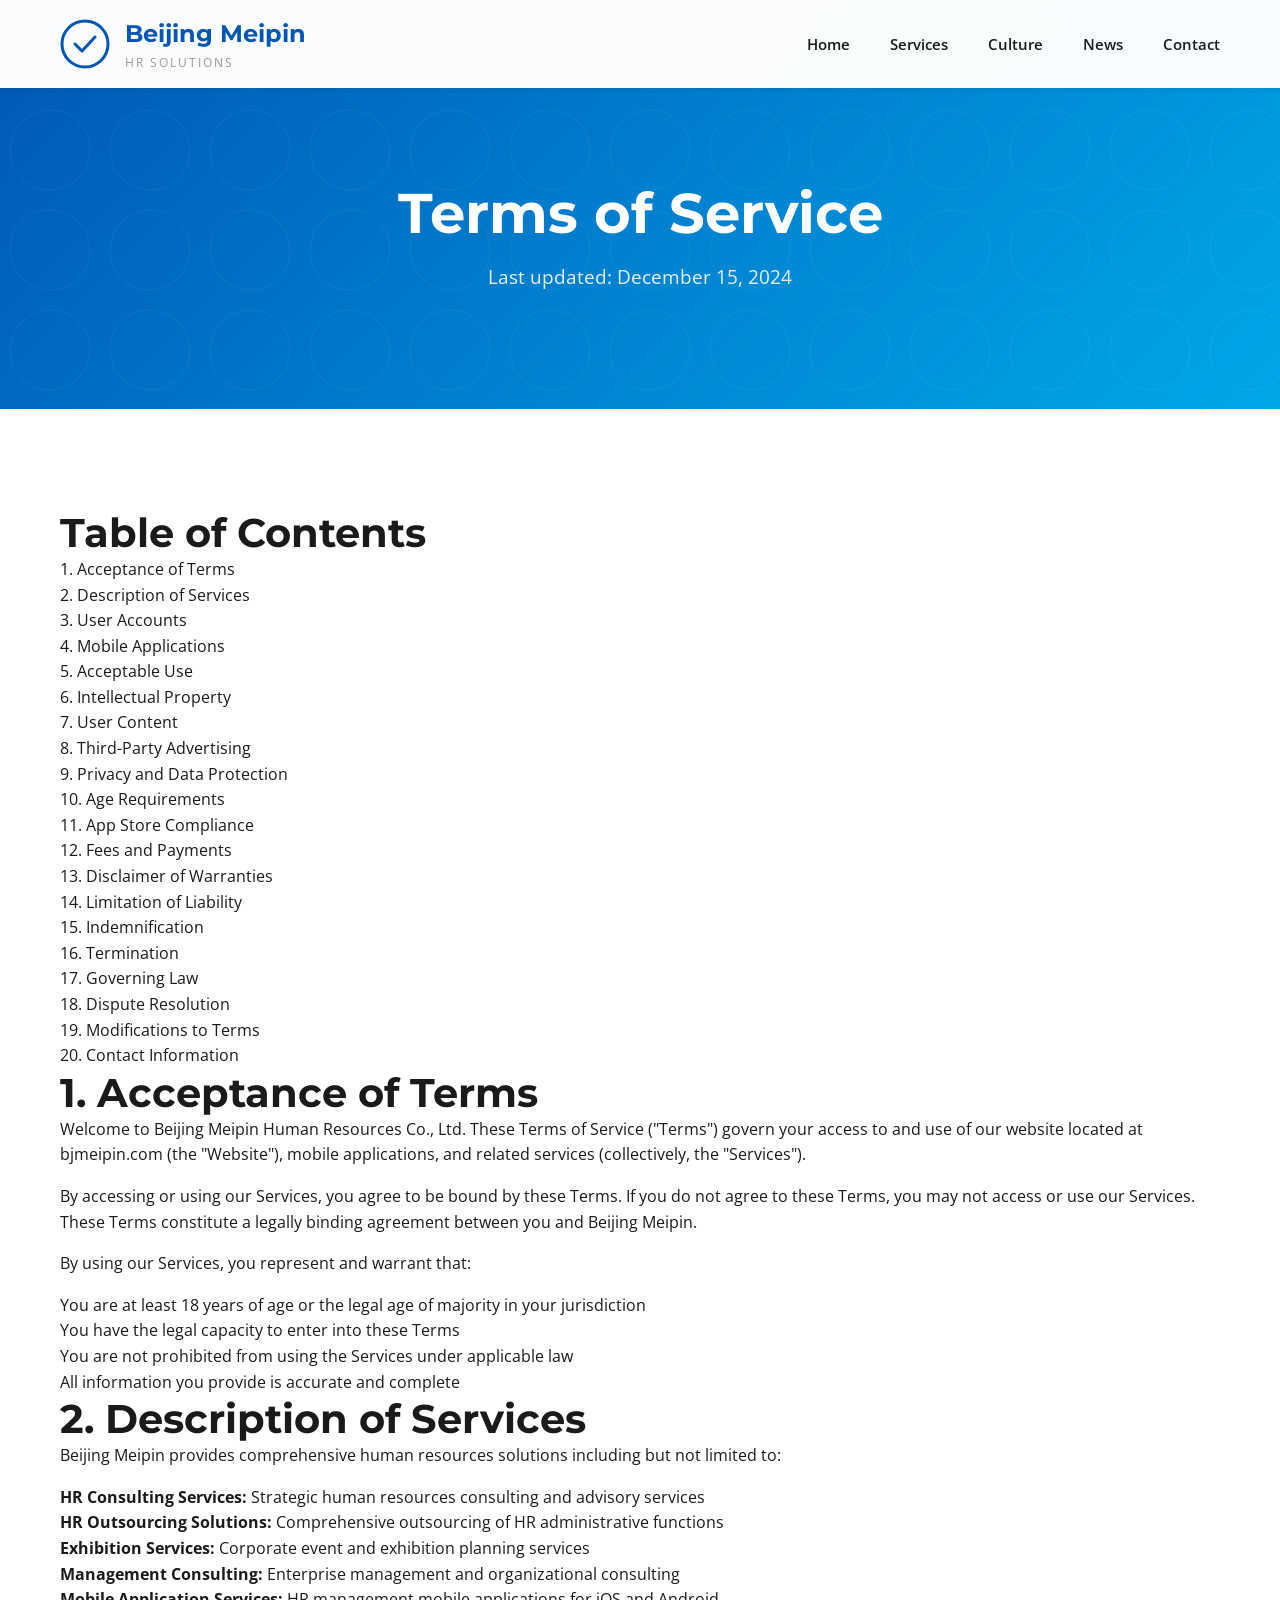
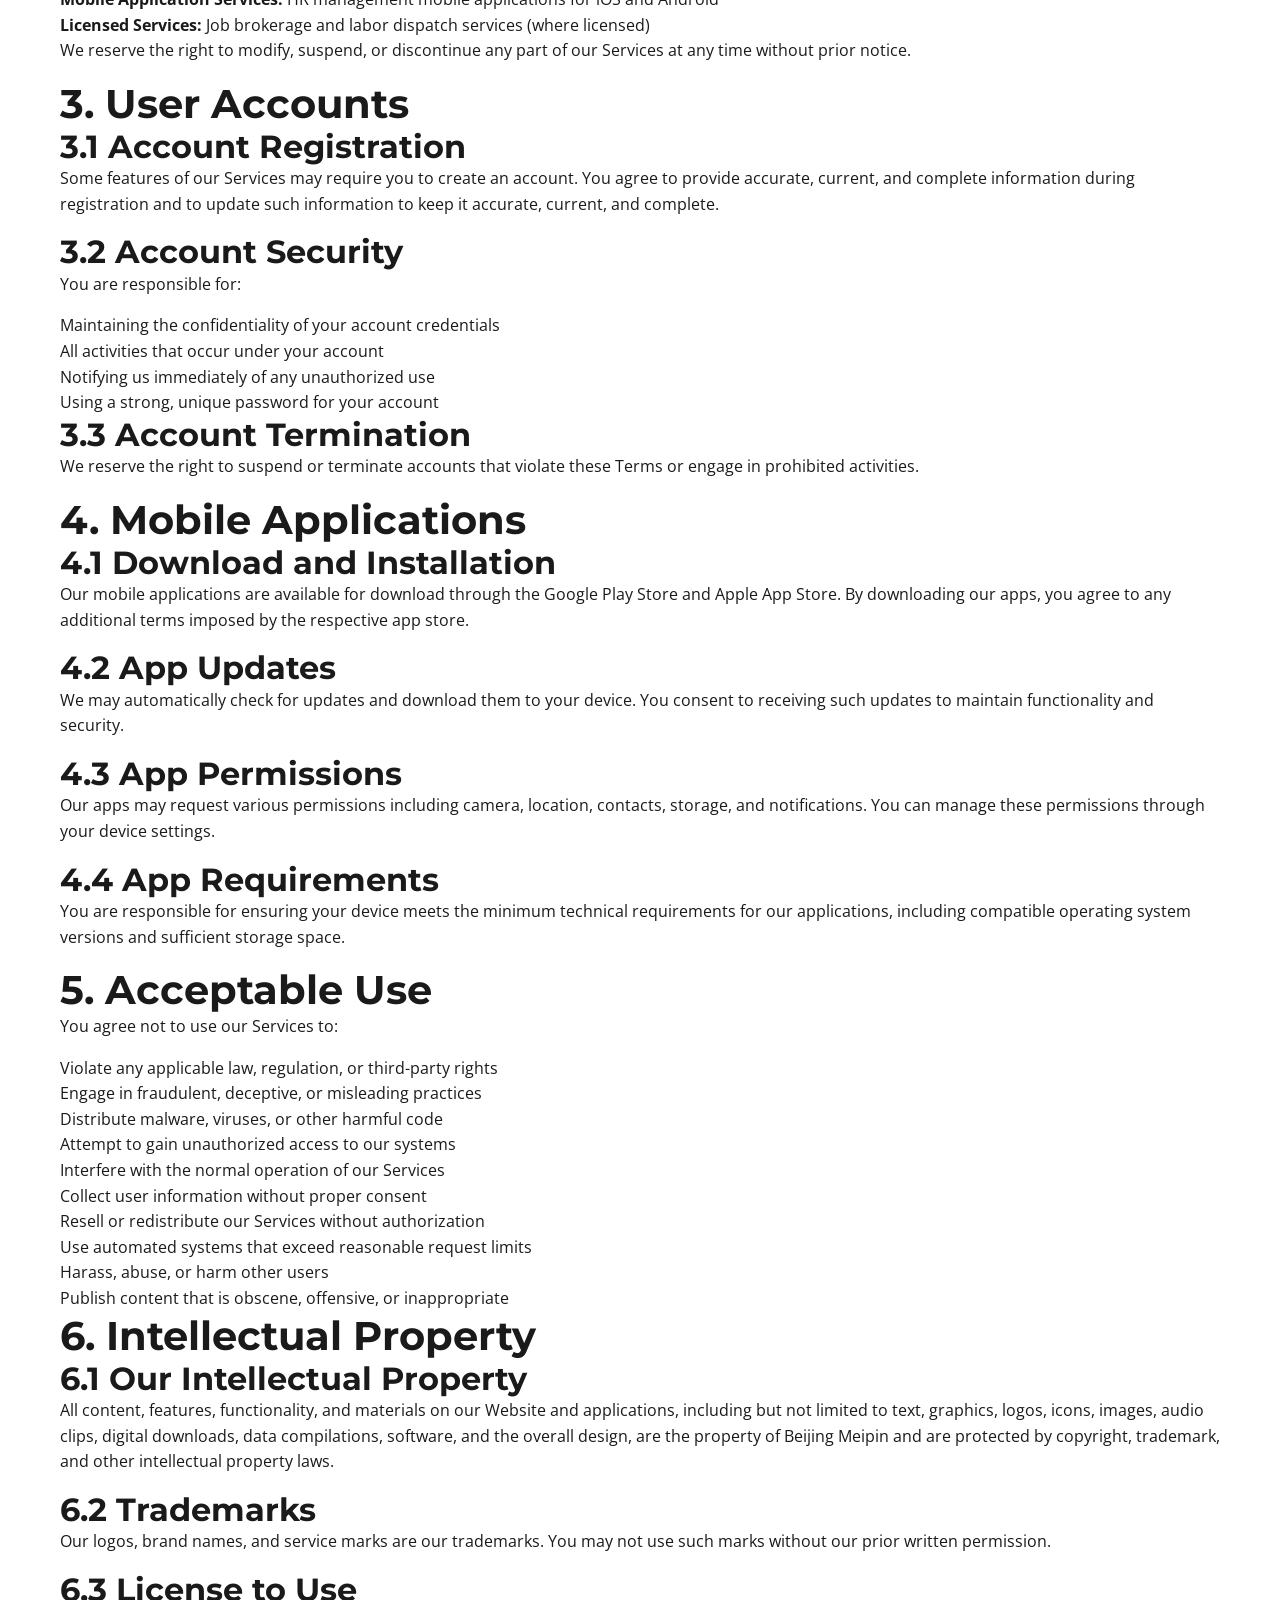
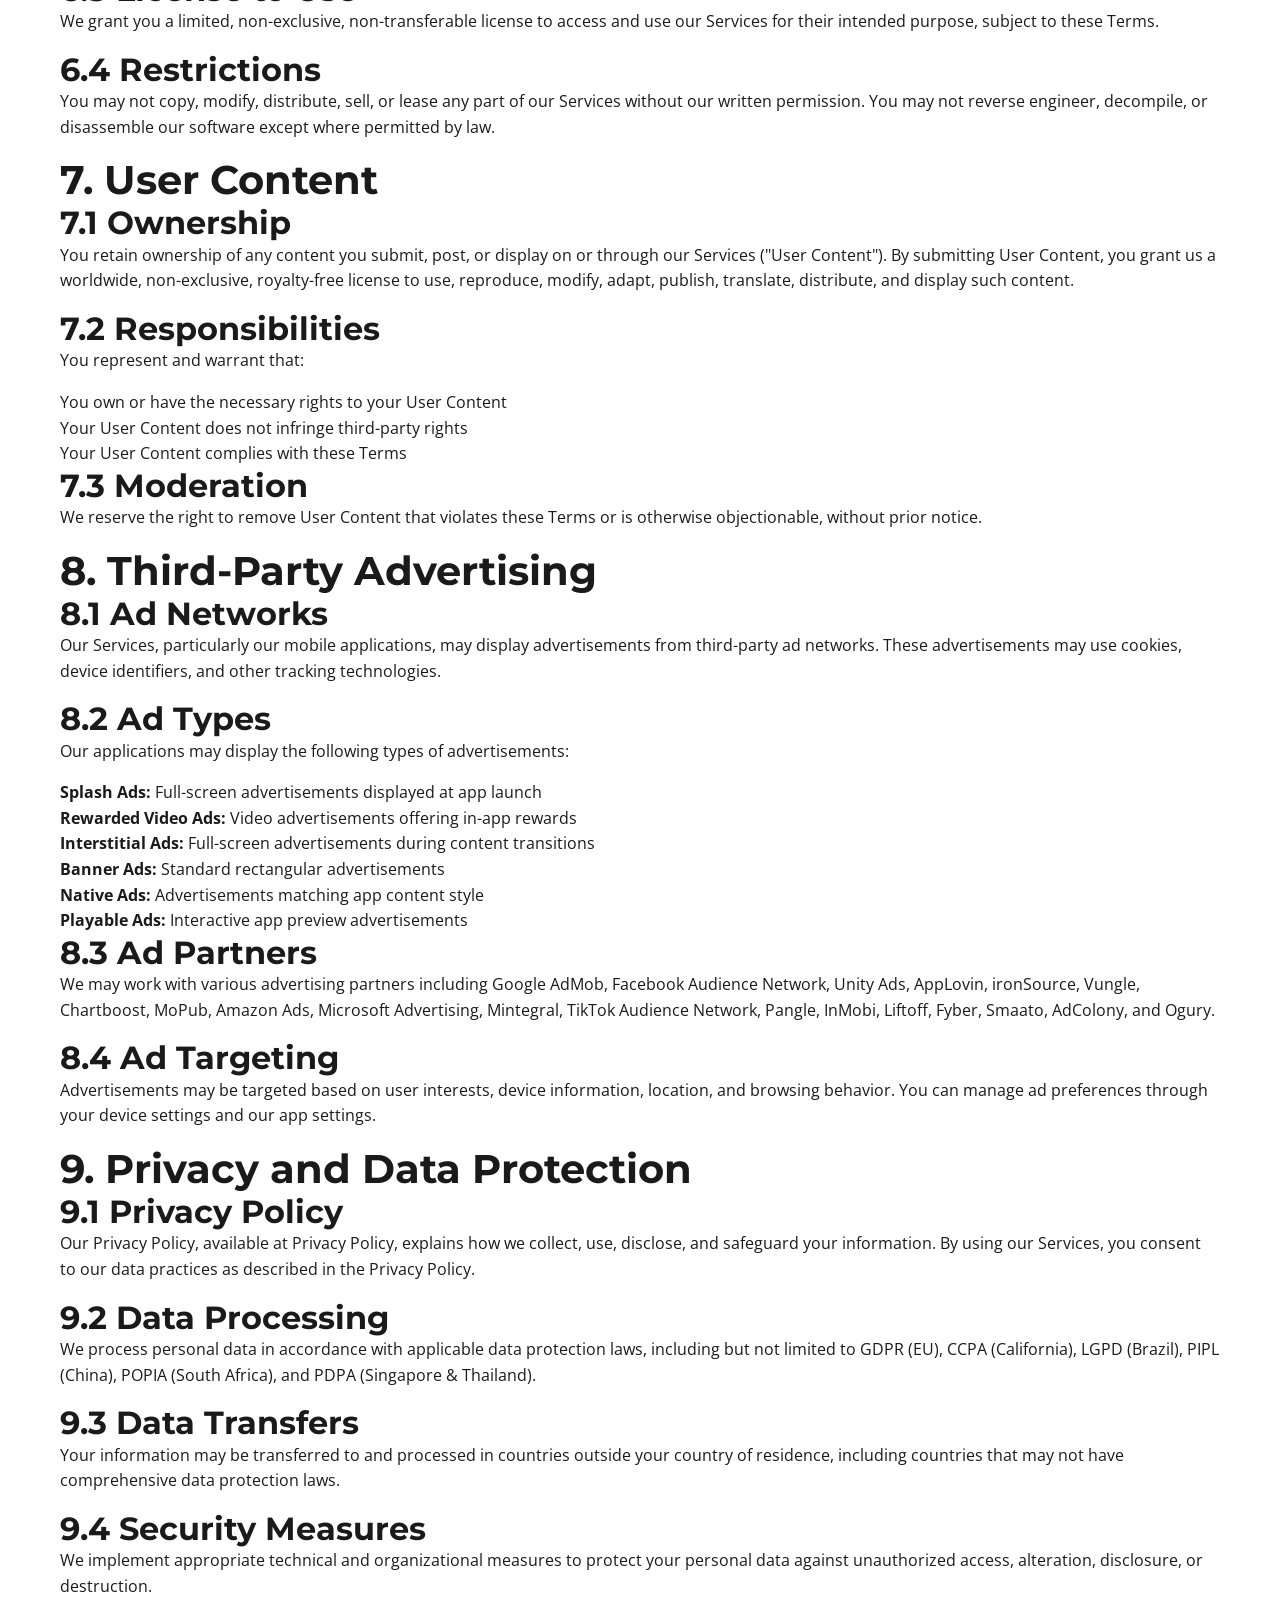
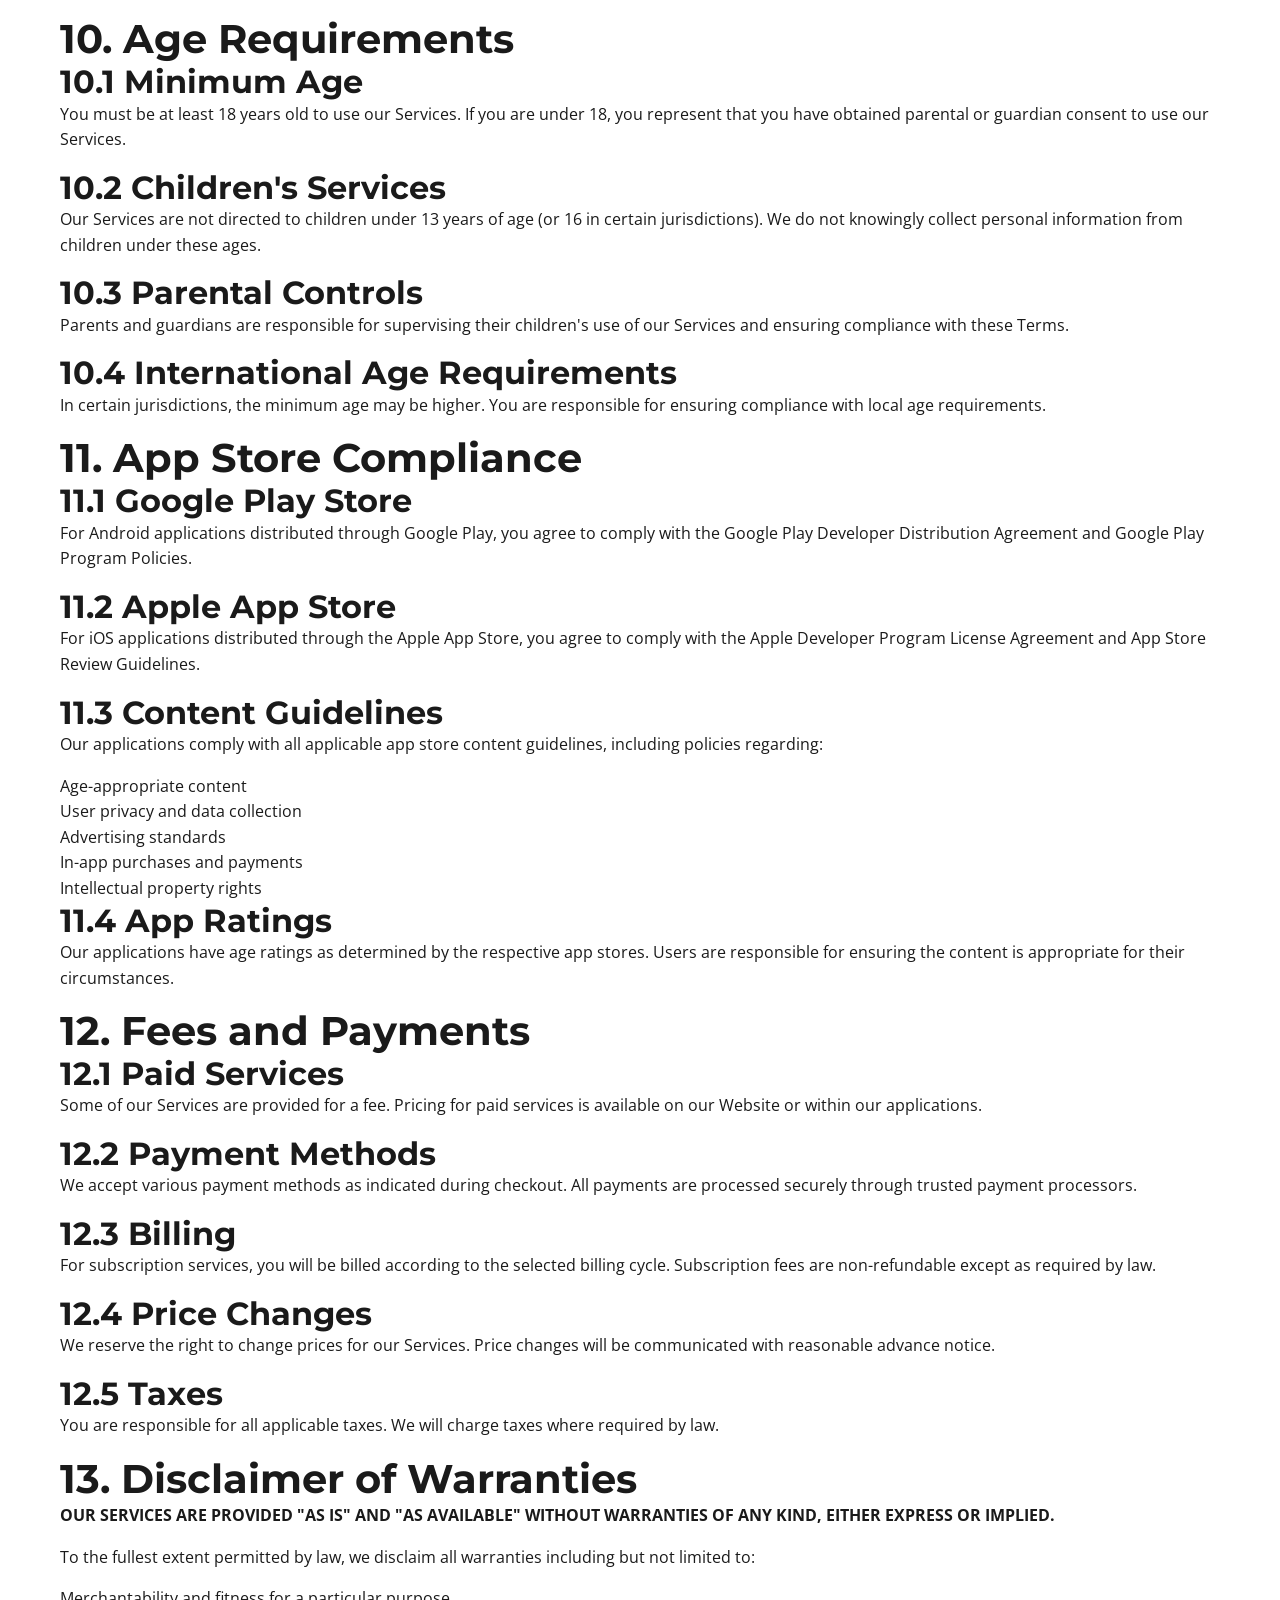
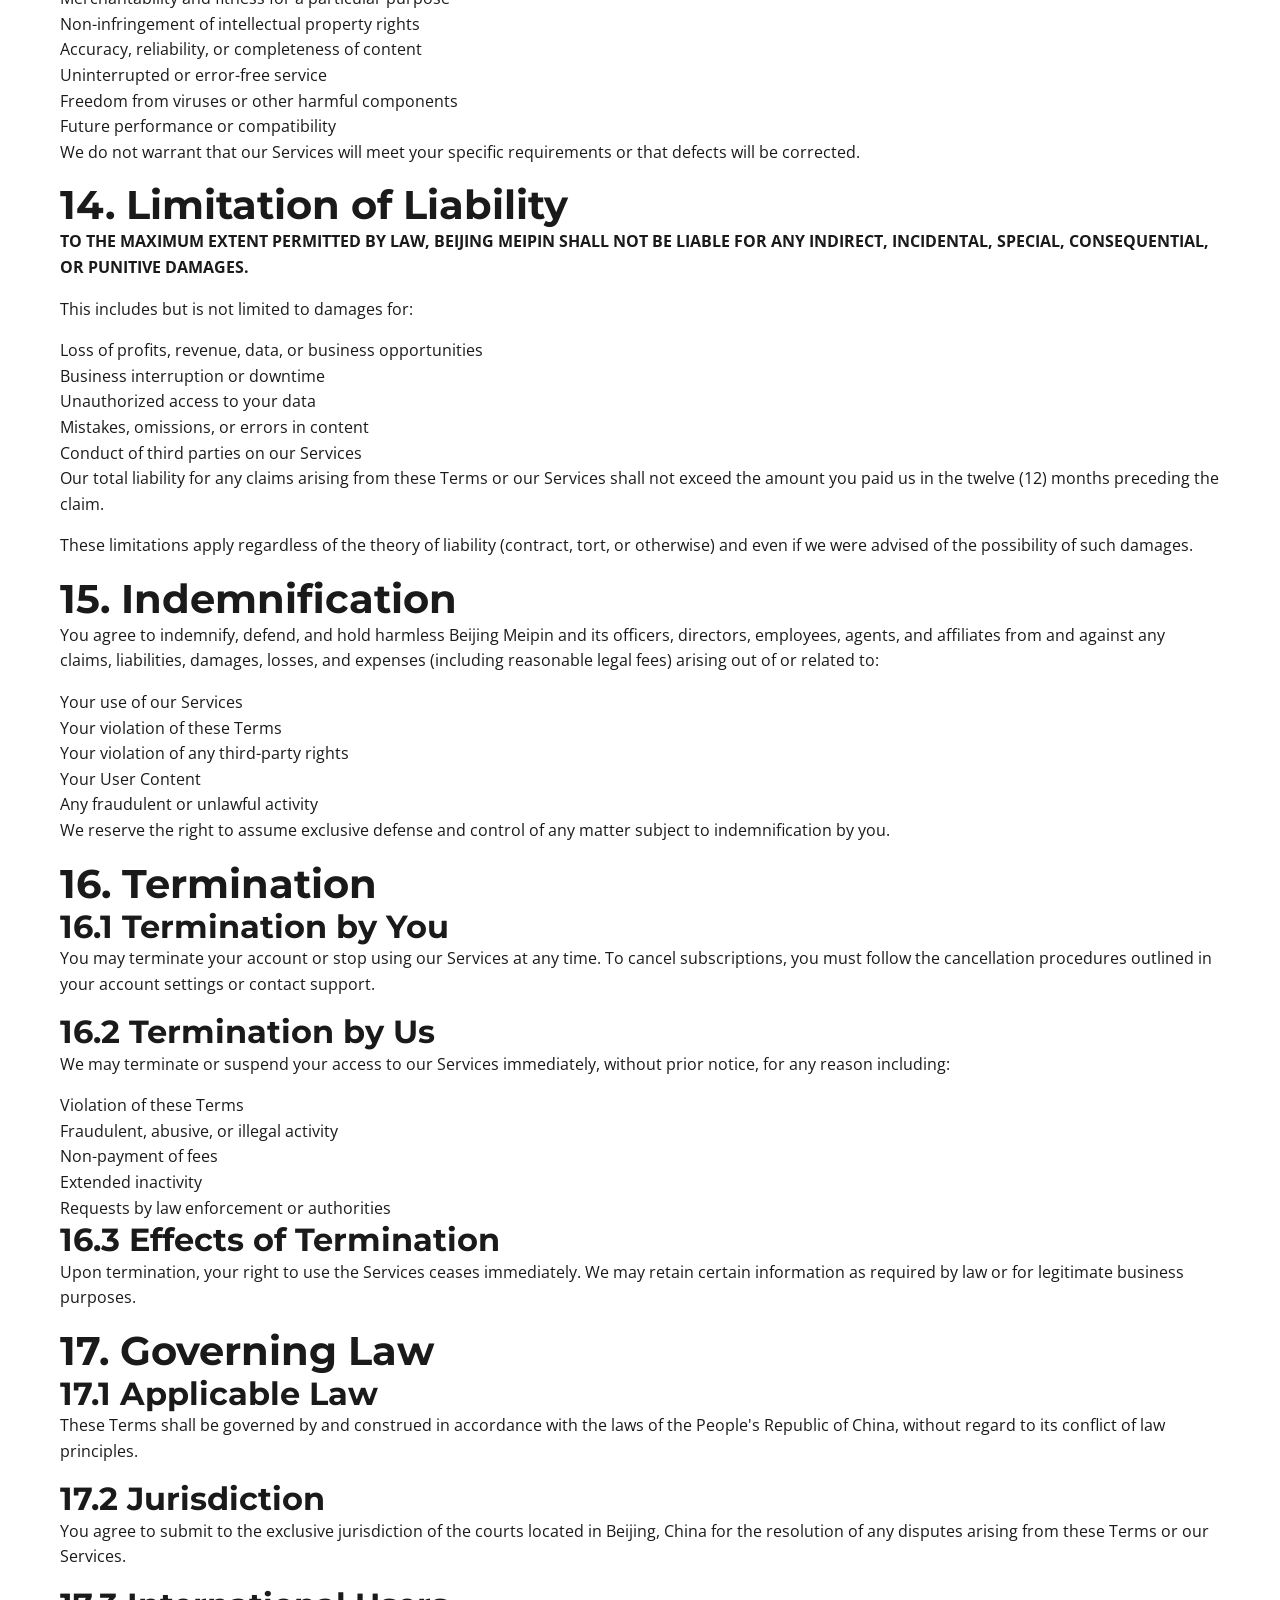
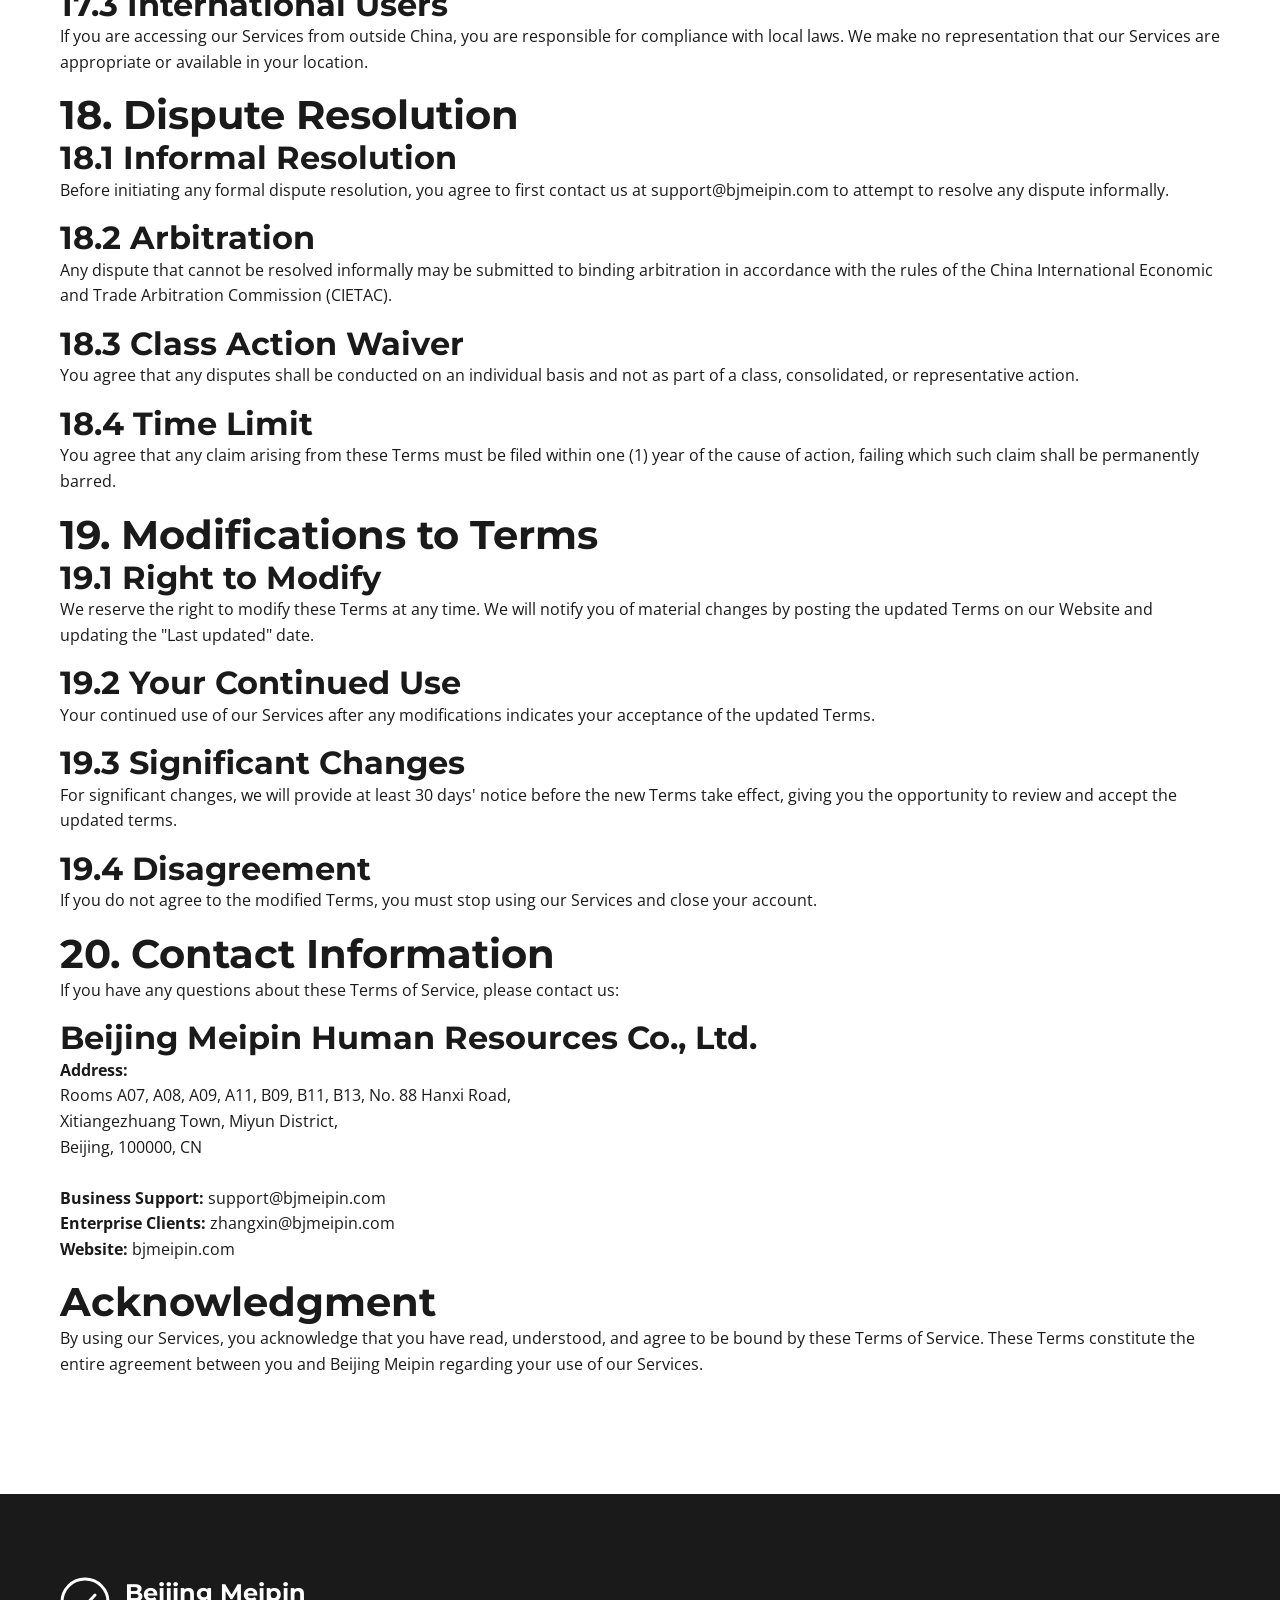
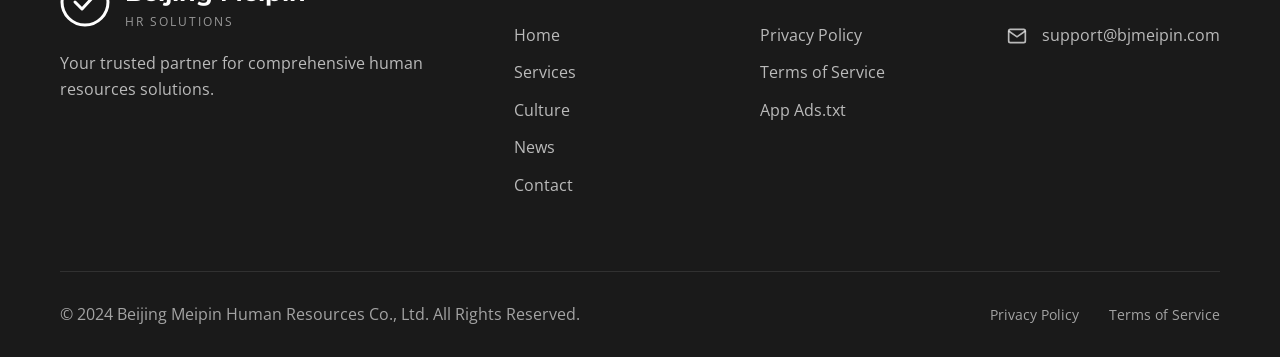
<file: terms-of-service.html>
<!DOCTYPE html>
<html lang="en">
<head>
    <meta charset="UTF-8">
    <meta name="viewport" content="width=device-width, initial-scale=1.0">
    <meta name="description" content="Beijing Meipin Terms of Service - Complete terms and conditions for using our HR solutions services and mobile applications.">
    <meta name="robots" content="index, follow">
    <link rel="canonical" href="https://bjmeipin.com/terms-of-service">
    <link rel="icon" type="image/svg+xml" href="images/favicon.svg">
    <link rel="preconnect" href="https://fonts.googleapis.com">
    <link rel="preconnect" href="https://fonts.gstatic.com" crossorigin>
    <link href="https://fonts.googleapis.com/css2?family=Montserrat:wght@400;500;600;700;800&family=Open+Sans:wght@400;500;600;700&display=swap" rel="stylesheet">
    <link rel="stylesheet" href="css/style.css">
    <link rel="stylesheet" href="css/animations.css">
    <link rel="stylesheet" href="css/responsive.css">
    <title>Terms of Service - Beijing Meipin | Terms & Conditions for HR Solutions</title>
</head>
<body>
    <div class="loader-wrapper"><div class="loader"></div></div>

    <header class="header" role="banner">
        <div class="container">
            <div class="header-inner">
                <a href="index.html" class="logo" aria-label="Beijing Meipin Home">
                    <svg width="50" height="50" viewBox="0 0 50 50" fill="none"><circle cx="25" cy="25" r="23" stroke="#0056b3" stroke-width="3"/><path d="M15 25L22 32L35 18" stroke="#0056b3" stroke-width="3" stroke-linecap="round" stroke-linejoin="round"/></svg>
                    <div><div class="logo-text">Beijing Meipin</div><div class="logo-tagline">HR Solutions</div></div>
                </a>
                <nav class="nav-menu" role="navigation">
                    <a href="index.html" class="nav-link">Home</a>
                    <a href="services.html" class="nav-link">Services</a>
                    <a href="culture.html" class="nav-link">Culture</a>
                    <a href="news.html" class="nav-link">News</a>
                    <a href="contact.html" class="nav-link">Contact</a>
                </nav>
                <button class="mobile-toggle" aria-label="Toggle Navigation"><span></span><span></span><span></span></button>
            </div>
        </div>
    </header>

    <section class="page-banner">
        <div class="container">
            <div class="page-banner-content animate-on-scroll">
                <h1>Terms of Service</h1>
                <p>Last updated: December 15, 2024</p>
            </div>
        </div>
    </section>

    <section class="section">
        <div class="container">
            <article class="legal-content animate-on-scroll">
                <div class="table-of-contents">
                    <h2>Table of Contents</h2>
                    <ul>
                        <li><a href="#acceptance">1. Acceptance of Terms</a></li>
                        <li><a href="#services">2. Description of Services</a></li>
                        <li><a href="#accounts">3. User Accounts</a></li>
                        <li><a href="#mobile-apps">4. Mobile Applications</a></li>
                        <li><a href="#acceptable-use">5. Acceptable Use</a></li>
                        <li><a href="#intellectual-property">6. Intellectual Property</a></li>
                        <li><a href="#user-content">7. User Content</a></li>
                        <li><a href="#advertising">8. Third-Party Advertising</a></li>
                        <li><a href="#privacy">9. Privacy and Data Protection</a></li>
                        <li><a href="#age-requirements">10. Age Requirements</a></li>
                        <li><a href="#app-stores">11. App Store Compliance</a></li>
                        <li><a href="#fees">12. Fees and Payments</a></li>
                        <li><a href="#disclaimer">13. Disclaimer of Warranties</a></li>
                        <li><a href="#limitation">14. Limitation of Liability</a></li>
                        <li><a href="#indemnification">15. Indemnification</a></li>
                        <li><a href="#termination">16. Termination</a></li>
                        <li><a href="#governing-law">17. Governing Law</a></li>
                        <li><a href="#disputes">18. Dispute Resolution</a></li>
                        <li><a href="#modifications">19. Modifications to Terms</a></li>
                        <li><a href="#contact">20. Contact Information</a></li>
                    </ul>
                </div>

                <div id="acceptance" class="legal-section">
                    <h2>1. Acceptance of Terms</h2>
                    <p>Welcome to Beijing Meipin Human Resources Co., Ltd. These Terms of Service ("Terms") govern your access to and use of our website located at bjmeipin.com (the "Website"), mobile applications, and related services (collectively, the "Services").</p>
                    <p>By accessing or using our Services, you agree to be bound by these Terms. If you do not agree to these Terms, you may not access or use our Services. These Terms constitute a legally binding agreement between you and Beijing Meipin.</p>
                    <p>By using our Services, you represent and warrant that:</p>
                    <ul>
                        <li>You are at least 18 years of age or the legal age of majority in your jurisdiction</li>
                        <li>You have the legal capacity to enter into these Terms</li>
                        <li>You are not prohibited from using the Services under applicable law</li>
                        <li>All information you provide is accurate and complete</li>
                    </ul>
                </div>

                <div id="services" class="legal-section">
                    <h2>2. Description of Services</h2>
                    <p>Beijing Meipin provides comprehensive human resources solutions including but not limited to:</p>
                    <ul>
                        <li><strong>HR Consulting Services:</strong> Strategic human resources consulting and advisory services</li>
                        <li><strong>HR Outsourcing Solutions:</strong> Comprehensive outsourcing of HR administrative functions</li>
                        <li><strong>Exhibition Services:</strong> Corporate event and exhibition planning services</li>
                        <li><strong>Management Consulting:</strong> Enterprise management and organizational consulting</li>
                        <li><strong>Mobile Application Services:</strong> HR management mobile applications for iOS and Android</li>
                        <li><strong>Licensed Services:</strong> Job brokerage and labor dispatch services (where licensed)</li>
                    </ul>
                    <p>We reserve the right to modify, suspend, or discontinue any part of our Services at any time without prior notice.</p>
                </div>

                <div id="accounts" class="legal-section">
                    <h2>3. User Accounts</h2>
                    <h3>3.1 Account Registration</h3>
                    <p>Some features of our Services may require you to create an account. You agree to provide accurate, current, and complete information during registration and to update such information to keep it accurate, current, and complete.</p>
                    
                    <h3>3.2 Account Security</h3>
                    <p>You are responsible for:</p>
                    <ul>
                        <li>Maintaining the confidentiality of your account credentials</li>
                        <li>All activities that occur under your account</li>
                        <li>Notifying us immediately of any unauthorized use</li>
                        <li>Using a strong, unique password for your account</li>
                    </ul>
                    
                    <h3>3.3 Account Termination</h3>
                    <p>We reserve the right to suspend or terminate accounts that violate these Terms or engage in prohibited activities.</p>
                </div>

                <div id="mobile-apps" class="legal-section">
                    <h2>4. Mobile Applications</h2>
                    <h3>4.1 Download and Installation</h3>
                    <p>Our mobile applications are available for download through the Google Play Store and Apple App Store. By downloading our apps, you agree to any additional terms imposed by the respective app store.</p>
                    
                    <h3>4.2 App Updates</h3>
                    <p>We may automatically check for updates and download them to your device. You consent to receiving such updates to maintain functionality and security.</p>
                    
                    <h3>4.3 App Permissions</h3>
                    <p>Our apps may request various permissions including camera, location, contacts, storage, and notifications. You can manage these permissions through your device settings.</p>
                    
                    <h3>4.4 App Requirements</h3>
                    <p>You are responsible for ensuring your device meets the minimum technical requirements for our applications, including compatible operating system versions and sufficient storage space.</p>
                </div>

                <div id="acceptable-use" class="legal-section">
                    <h2>5. Acceptable Use</h2>
                    <p>You agree not to use our Services to:</p>
                    <ul>
                        <li>Violate any applicable law, regulation, or third-party rights</li>
                        <li>Engage in fraudulent, deceptive, or misleading practices</li>
                        <li>Distribute malware, viruses, or other harmful code</li>
                        <li>Attempt to gain unauthorized access to our systems</li>
                        <li>Interfere with the normal operation of our Services</li>
                        <li>Collect user information without proper consent</li>
                        <li>Resell or redistribute our Services without authorization</li>
                        <li>Use automated systems that exceed reasonable request limits</li>
                        <li>Harass, abuse, or harm other users</li>
                        <li>Publish content that is obscene, offensive, or inappropriate</li>
                    </ul>
                </div>

                <div id="intellectual-property" class="legal-section">
                    <h2>6. Intellectual Property</h2>
                    <h3>6.1 Our Intellectual Property</h3>
                    <p>All content, features, functionality, and materials on our Website and applications, including but not limited to text, graphics, logos, icons, images, audio clips, digital downloads, data compilations, software, and the overall design, are the property of Beijing Meipin and are protected by copyright, trademark, and other intellectual property laws.</p>
                    
                    <h3>6.2 Trademarks</h3>
                    <p>Our logos, brand names, and service marks are our trademarks. You may not use such marks without our prior written permission.</p>
                    
                    <h3>6.3 License to Use</h3>
                    <p>We grant you a limited, non-exclusive, non-transferable license to access and use our Services for their intended purpose, subject to these Terms.</p>
                    
                    <h3>6.4 Restrictions</h3>
                    <p>You may not copy, modify, distribute, sell, or lease any part of our Services without our written permission. You may not reverse engineer, decompile, or disassemble our software except where permitted by law.</p>
                </div>

                <div id="user-content" class="legal-section">
                    <h2>7. User Content</h2>
                    <h3>7.1 Ownership</h3>
                    <p>You retain ownership of any content you submit, post, or display on or through our Services ("User Content"). By submitting User Content, you grant us a worldwide, non-exclusive, royalty-free license to use, reproduce, modify, adapt, publish, translate, distribute, and display such content.</p>
                    
                    <h3>7.2 Responsibilities</h3>
                    <p>You represent and warrant that:</p>
                    <ul>
                        <li>You own or have the necessary rights to your User Content</li>
                        <li>Your User Content does not infringe third-party rights</li>
                        <li>Your User Content complies with these Terms</li>
                    </ul>
                    
                    <h3>7.3 Moderation</h3>
                    <p>We reserve the right to remove User Content that violates these Terms or is otherwise objectionable, without prior notice.</p>
                </div>

                <div id="advertising" class="legal-section">
                    <h2>8. Third-Party Advertising</h2>
                    <h3>8.1 Ad Networks</h3>
                    <p>Our Services, particularly our mobile applications, may display advertisements from third-party ad networks. These advertisements may use cookies, device identifiers, and other tracking technologies.</p>
                    
                    <h3>8.2 Ad Types</h3>
                    <p>Our applications may display the following types of advertisements:</p>
                    <ul>
                        <li><strong>Splash Ads:</strong> Full-screen advertisements displayed at app launch</li>
                        <li><strong>Rewarded Video Ads:</strong> Video advertisements offering in-app rewards</li>
                        <li><strong>Interstitial Ads:</strong> Full-screen advertisements during content transitions</li>
                        <li><strong>Banner Ads:</strong> Standard rectangular advertisements</li>
                        <li><strong>Native Ads:</strong> Advertisements matching app content style</li>
                        <li><strong>Playable Ads:</strong> Interactive app preview advertisements</li>
                    </ul>
                    
                    <h3>8.3 Ad Partners</h3>
                    <p>We may work with various advertising partners including Google AdMob, Facebook Audience Network, Unity Ads, AppLovin, ironSource, Vungle, Chartboost, MoPub, Amazon Ads, Microsoft Advertising, Mintegral, TikTok Audience Network, Pangle, InMobi, Liftoff, Fyber, Smaato, AdColony, and Ogury.</p>
                    
                    <h3>8.4 Ad Targeting</h3>
                    <p>Advertisements may be targeted based on user interests, device information, location, and browsing behavior. You can manage ad preferences through your device settings and our app settings.</p>
                </div>

                <div id="privacy" class="legal-section">
                    <h2>9. Privacy and Data Protection</h2>
                    <h3>9.1 Privacy Policy</h3>
                    <p>Our Privacy Policy, available at <a href="privacy-policy.html">Privacy Policy</a>, explains how we collect, use, disclose, and safeguard your information. By using our Services, you consent to our data practices as described in the Privacy Policy.</p>
                    
                    <h3>9.2 Data Processing</h3>
                    <p>We process personal data in accordance with applicable data protection laws, including but not limited to GDPR (EU), CCPA (California), LGPD (Brazil), PIPL (China), POPIA (South Africa), and PDPA (Singapore & Thailand).</p>
                    
                    <h3>9.3 Data Transfers</h3>
                    <p>Your information may be transferred to and processed in countries outside your country of residence, including countries that may not have comprehensive data protection laws.</p>
                    
                    <h3>9.4 Security Measures</h3>
                    <p>We implement appropriate technical and organizational measures to protect your personal data against unauthorized access, alteration, disclosure, or destruction.</p>
                </div>

                <div id="age-requirements" class="legal-section">
                    <h2>10. Age Requirements</h2>
                    <h3>10.1 Minimum Age</h3>
                    <p>You must be at least 18 years old to use our Services. If you are under 18, you represent that you have obtained parental or guardian consent to use our Services.</p>
                    
                    <h3>10.2 Children's Services</h3>
                    <p>Our Services are not directed to children under 13 years of age (or 16 in certain jurisdictions). We do not knowingly collect personal information from children under these ages.</p>
                    
                    <h3>10.3 Parental Controls</h3>
                    <p>Parents and guardians are responsible for supervising their children's use of our Services and ensuring compliance with these Terms.</p>
                    
                    <h3>10.4 International Age Requirements</h3>
                    <p>In certain jurisdictions, the minimum age may be higher. You are responsible for ensuring compliance with local age requirements.</p>
                </div>

                <div id="app-stores" class="legal-section">
                    <h2>11. App Store Compliance</h2>
                    <h3>11.1 Google Play Store</h3>
                    <p>For Android applications distributed through Google Play, you agree to comply with the Google Play Developer Distribution Agreement and Google Play Program Policies.</p>
                    
                    <h3>11.2 Apple App Store</h3>
                    <p>For iOS applications distributed through the Apple App Store, you agree to comply with the Apple Developer Program License Agreement and App Store Review Guidelines.</p>
                    
                    <h3>11.3 Content Guidelines</h3>
                    <p>Our applications comply with all applicable app store content guidelines, including policies regarding:</p>
                    <ul>
                        <li>Age-appropriate content</li>
                        <li>User privacy and data collection</li>
                        <li>Advertising standards</li>
                        <li>In-app purchases and payments</li>
                        <li>Intellectual property rights</li>
                    </ul>
                    
                    <h3>11.4 App Ratings</h3>
                    <p>Our applications have age ratings as determined by the respective app stores. Users are responsible for ensuring the content is appropriate for their circumstances.</p>
                </div>

                <div id="fees" class="legal-section">
                    <h2>12. Fees and Payments</h2>
                    <h3>12.1 Paid Services</h3>
                    <p>Some of our Services are provided for a fee. Pricing for paid services is available on our Website or within our applications.</p>
                    
                    <h3>12.2 Payment Methods</h3>
                    <p>We accept various payment methods as indicated during checkout. All payments are processed securely through trusted payment processors.</p>
                    
                    <h3>12.3 Billing</h3>
                    <p>For subscription services, you will be billed according to the selected billing cycle. Subscription fees are non-refundable except as required by law.</p>
                    
                    <h3>12.4 Price Changes</h3>
                    <p>We reserve the right to change prices for our Services. Price changes will be communicated with reasonable advance notice.</p>
                    
                    <h3>12.5 Taxes</h3>
                    <p>You are responsible for all applicable taxes. We will charge taxes where required by law.</p>
                </div>

                <div id="disclaimer" class="legal-section">
                    <h2>13. Disclaimer of Warranties</h2>
                    <p><strong>OUR SERVICES ARE PROVIDED "AS IS" AND "AS AVAILABLE" WITHOUT WARRANTIES OF ANY KIND, EITHER EXPRESS OR IMPLIED.</strong></p>
                    <p>To the fullest extent permitted by law, we disclaim all warranties including but not limited to:</p>
                    <ul>
                        <li>Merchantability and fitness for a particular purpose</li>
                        <li>Non-infringement of intellectual property rights</li>
                        <li>Accuracy, reliability, or completeness of content</li>
                        <li>Uninterrupted or error-free service</li>
                        <li>Freedom from viruses or other harmful components</li>
                        <li>Future performance or compatibility</li>
                    </ul>
                    <p>We do not warrant that our Services will meet your specific requirements or that defects will be corrected.</p>
                </div>

                <div id="limitation" class="legal-section">
                    <h2>14. Limitation of Liability</h2>
                    <p><strong>TO THE MAXIMUM EXTENT PERMITTED BY LAW, BEIJING MEIPIN SHALL NOT BE LIABLE FOR ANY INDIRECT, INCIDENTAL, SPECIAL, CONSEQUENTIAL, OR PUNITIVE DAMAGES.</strong></p>
                    <p>This includes but is not limited to damages for:</p>
                    <ul>
                        <li>Loss of profits, revenue, data, or business opportunities</li>
                        <li>Business interruption or downtime</li>
                        <li>Unauthorized access to your data</li>
                        <li>Mistakes, omissions, or errors in content</li>
                        <li>Conduct of third parties on our Services</li>
                    </ul>
                    <p>Our total liability for any claims arising from these Terms or our Services shall not exceed the amount you paid us in the twelve (12) months preceding the claim.</p>
                    <p>These limitations apply regardless of the theory of liability (contract, tort, or otherwise) and even if we were advised of the possibility of such damages.</p>
                </div>

                <div id="indemnification" class="legal-section">
                    <h2>15. Indemnification</h2>
                    <p>You agree to indemnify, defend, and hold harmless Beijing Meipin and its officers, directors, employees, agents, and affiliates from and against any claims, liabilities, damages, losses, and expenses (including reasonable legal fees) arising out of or related to:</p>
                    <ul>
                        <li>Your use of our Services</li>
                        <li>Your violation of these Terms</li>
                        <li>Your violation of any third-party rights</li>
                        <li>Your User Content</li>
                        <li>Any fraudulent or unlawful activity</li>
                    </ul>
                    <p>We reserve the right to assume exclusive defense and control of any matter subject to indemnification by you.</p>
                </div>

                <div id="termination" class="legal-section">
                    <h2>16. Termination</h2>
                    <h3>16.1 Termination by You</h3>
                    <p>You may terminate your account or stop using our Services at any time. To cancel subscriptions, you must follow the cancellation procedures outlined in your account settings or contact support.</p>
                    
                    <h3>16.2 Termination by Us</h3>
                    <p>We may terminate or suspend your access to our Services immediately, without prior notice, for any reason including:</p>
                    <ul>
                        <li>Violation of these Terms</li>
                        <li>Fraudulent, abusive, or illegal activity</li>
                        <li>Non-payment of fees</li>
                        <li>Extended inactivity</li>
                        <li>Requests by law enforcement or authorities</li>
                    </ul>
                    
                    <h3>16.3 Effects of Termination</h3>
                    <p>Upon termination, your right to use the Services ceases immediately. We may retain certain information as required by law or for legitimate business purposes.</p>
                </div>

                <div id="governing-law" class="legal-section">
                    <h2>17. Governing Law</h2>
                    <h3>17.1 Applicable Law</h3>
                    <p>These Terms shall be governed by and construed in accordance with the laws of the People's Republic of China, without regard to its conflict of law principles.</p>
                    
                    <h3>17.2 Jurisdiction</h3>
                    <p>You agree to submit to the exclusive jurisdiction of the courts located in Beijing, China for the resolution of any disputes arising from these Terms or our Services.</p>
                    
                    <h3>17.3 International Users</h3>
                    <p>If you are accessing our Services from outside China, you are responsible for compliance with local laws. We make no representation that our Services are appropriate or available in your location.</p>
                </div>

                <div id="disputes" class="legal-section">
                    <h2>18. Dispute Resolution</h2>
                    <h3>18.1 Informal Resolution</h3>
                    <p>Before initiating any formal dispute resolution, you agree to first contact us at support@bjmeipin.com to attempt to resolve any dispute informally.</p>
                    
                    <h3>18.2 Arbitration</h3>
                    <p>Any dispute that cannot be resolved informally may be submitted to binding arbitration in accordance with the rules of the China International Economic and Trade Arbitration Commission (CIETAC).</p>
                    
                    <h3>18.3 Class Action Waiver</h3>
                    <p>You agree that any disputes shall be conducted on an individual basis and not as part of a class, consolidated, or representative action.</p>
                    
                    <h3>18.4 Time Limit</h3>
                    <p>You agree that any claim arising from these Terms must be filed within one (1) year of the cause of action, failing which such claim shall be permanently barred.</p>
                </div>

                <div id="modifications" class="legal-section">
                    <h2>19. Modifications to Terms</h2>
                    <h3>19.1 Right to Modify</h3>
                    <p>We reserve the right to modify these Terms at any time. We will notify you of material changes by posting the updated Terms on our Website and updating the "Last updated" date.</p>
                    
                    <h3>19.2 Your Continued Use</h3>
                    <p>Your continued use of our Services after any modifications indicates your acceptance of the updated Terms.</p>
                    
                    <h3>19.3 Significant Changes</h3>
                    <p>For significant changes, we will provide at least 30 days' notice before the new Terms take effect, giving you the opportunity to review and accept the updated terms.</p>
                    
                    <h3>19.4 Disagreement</h3>
                    <p>If you do not agree to the modified Terms, you must stop using our Services and close your account.</p>
                </div>

                <div id="contact" class="legal-section">
                    <h2>20. Contact Information</h2>
                    <p>If you have any questions about these Terms of Service, please contact us:</p>
                    
                    <h3>Beijing Meipin Human Resources Co., Ltd.</h3>
                    <p>
                        <strong>Address:</strong><br>
                        Rooms A07, A08, A09, A11, B09, B11, B13, No. 88 Hanxi Road,<br>
                        Xitiangezhuang Town, Miyun District,<br>
                        Beijing, 100000, CN<br><br>
                        <strong>Business Support:</strong> support@bjmeipin.com<br>
                        <strong>Enterprise Clients:</strong> zhangxin@bjmeipin.com<br>
                        <strong>Website:</strong> bjmeipin.com
                    </p>
                </div>

                <div class="legal-section">
                    <h2>Acknowledgment</h2>
                    <p>By using our Services, you acknowledge that you have read, understood, and agree to be bound by these Terms of Service. These Terms constitute the entire agreement between you and Beijing Meipin regarding your use of our Services.</p>
                </div>
            </article>
        </div>
    </section>

    <footer class="footer" role="contentinfo">
        <div class="container">
            <div class="footer-grid">
                <div class="footer-brand">
                    <a href="index.html" class="logo" style="margin-bottom: 20px;"><svg width="50" height="50" viewBox="0 0 50 50" fill="none"><circle cx="25" cy="25" r="23" stroke="white" stroke-width="3"/><path d="M15 25L22 32L35 18" stroke="white" stroke-width="3" stroke-linecap="round" stroke-linejoin="round"/></svg><div><div class="logo-text" style="color: white;">Beijing Meipin</div><div class="logo-tagline">HR Solutions</div></div></a>
                    <p>Your trusted partner for comprehensive human resources solutions.</p>
                </div>
                <div class="footer-column"><h4 class="footer-title">Quick Links</h4><ul class="footer-links"><li><a href="index.html">Home</a></li><li><a href="services.html">Services</a></li><li><a href="culture.html">Culture</a></li><li><a href="news.html">News</a></li><li><a href="contact.html">Contact</a></li></ul></div>
                <div class="footer-column"><h4 class="footer-title">Legal</h4><ul class="footer-links"><li><a href="privacy-policy.html">Privacy Policy</a></li><li><a href="terms-of-service.html">Terms of Service</a></li><li><a href="app-ads.txt">App Ads.txt</a></li></ul></div>
                <div class="footer-column"><h4 class="footer-title">Contact Us</h4><ul class="footer-contact"><li><svg viewBox="0 0 24 24" fill="none" stroke="currentColor" stroke-width="2"><path d="M4 4h16c1.1 0 2 .9 2 2v12c0 1.1-.9 2-2 2H4c-1.1 0-2-.9-2-2V6c0-1.1.9-2 2-2z"/><polyline points="22,6 12,13 2,6"/></svg><span>support@bjmeipin.com</span></li></ul></div>
            </div>
            <div class="footer-bottom"><p>&copy; 2024 Beijing Meipin Human Resources Co., Ltd. All Rights Reserved.</p><div class="footer-legal"><a href="privacy-policy.html">Privacy Policy</a><a href="terms-of-service.html">Terms of Service</a></div></div>
        </div>
    </footer>

    <button class="scroll-top" aria-label="Scroll to Top"><svg viewBox="0 0 24 24" fill="none" stroke="currentColor" stroke-width="2"><line x1="12" y1="19" x2="12" y2="5"/><polyline points="5 12 12 5 19 12"/></svg></button>
    <script src="js/main.js"></script>
</body>
</html>
</file>
<file: css/style.css>
﻿/* ============================================
   BEIJING MEIPIN - MAIN STYLESHEET
   Corporate Website for Global HR Solutions
   ============================================ */

/* ---------- CSS VARIABLES ---------- */
:root {
    --primary-color: #0056b3;
    --primary-dark: #003d82;
    --secondary-color: #00a8e8;
    --accent-color: #ff6b35;
    --text-dark: #1a1a1a;
    --text-light: #666666;
    --text-muted: #999999;
    --bg-light: #f8f9fa;
    --bg-white: #ffffff;
    --bg-dark: #1a1a1a;
    --gradient-primary: linear-gradient(135deg, #0056b3 0%, #00a8e8 100%);
    --gradient-accent: linear-gradient(135deg, #ff6b35 0%, #f7931e 100%);
    --shadow-sm: 0 2px 4px rgba(0, 0, 0, 0.08);
    --shadow-md: 0 4px 12px rgba(0, 0, 0, 0.12);
    --shadow-lg: 0 8px 30px rgba(0, 0, 0, 0.15);
    --shadow-xl: 0 20px 60px rgba(0, 0, 0, 0.2);
    --border-radius-sm: 4px;
    --border-radius-md: 8px;
    --border-radius-lg: 16px;
    --border-radius-xl: 24px;
    --transition-fast: 0.2s ease;
    --transition-normal: 0.3s ease;
    --transition-slow: 0.5s ease;
    --font-heading: 'Montserrat', 'Arial Black', sans-serif;
    --font-body: 'Open Sans', 'Arial', sans-serif;
}

/* ---------- RESET & BASE ---------- */
*, *::before, *::after {
    margin: 0;
    padding: 0;
    box-sizing: border-box;
}

html {
    scroll-behavior: smooth;
    font-size: 16px;
}

body {
    font-family: var(--font-body);
    color: var(--text-dark);
    background-color: var(--bg-white);
    line-height: 1.6;
    overflow-x: hidden;
    -webkit-font-smoothing: antialiased;
    -moz-osx-font-smoothing: grayscale;
}

a {
    text-decoration: none;
    color: inherit;
    transition: color var(--transition-fast);
}

ul, ol {
    list-style: none;
}

img {
    max-width: 100%;
    height: auto;
    display: block;
}

button {
    cursor: pointer;
    border: none;
    background: none;
    font-family: inherit;
}

/* ---------- TYPOGRAPHY ---------- */
h1, h2, h3, h4, h5, h6 {
    font-family: var(--font-heading);
    font-weight: 700;
    line-height: 1.2;
    color: var(--text-dark);
}

h1 { font-size: 3.5rem; }
h2 { font-size: 2.5rem; }
h3 { font-size: 2rem; }
h4 { font-size: 1.5rem; }
h5 { font-size: 1.25rem; }
h6 { font-size: 1rem; }

p {
    margin-bottom: 1rem;
}

.text-gradient {
    background: var(--gradient-primary);
    -webkit-background-clip: text;
    -webkit-text-fill-color: transparent;
    background-clip: text;
}

/* ---------- LAYOUT ---------- */
.container {
    width: 100%;
    max-width: 1400px;
    margin: 0 auto;
    padding: 0 20px;
}

.section {
    padding: 100px 0;
    position: relative;
}

.section-dark {
    background-color: var(--bg-dark);
    color: var(--bg-white);
}

.section-light {
    background-color: var(--bg-light);
}

.section-header {
    text-align: center;
    margin-bottom: 60px;
}

.section-header h2 {
    margin-bottom: 20px;
}

.section-header p {
    max-width: 700px;
    margin: 0 auto;
    color: var(--text-light);
}

/* ---------- GRID SYSTEM ---------- */
.grid {
    display: grid;
    gap: 30px;
}

.grid-2 { grid-template-columns: repeat(2, 1fr); }
.grid-3 { grid-template-columns: repeat(3, 1fr); }
.grid-4 { grid-template-columns: repeat(4, 1fr); }

/* ---------- HEADER & NAVIGATION ---------- */
.header {
    position: fixed;
    top: 0;
    left: 0;
    right: 0;
    z-index: 1000;
    background: rgba(255, 255, 255, 0.98);
    backdrop-filter: blur(10px);
    box-shadow: var(--shadow-sm);
    transition: all var(--transition-normal);
}

.header.scrolled {
    background: var(--bg-white);
    box-shadow: var(--shadow-md);
}

.header-inner {
    display: flex;
    align-items: center;
    justify-content: space-between;
    padding: 15px 0;
}

.logo {
    display: flex;
    align-items: center;
    gap: 15px;
}

.logo img {
    height: 50px;
    width: auto;
}

.logo-text {
    font-family: var(--font-heading);
    font-size: 1.5rem;
    font-weight: 700;
    color: var(--primary-color);
}

.logo-tagline {
    font-size: 0.75rem;
    color: var(--text-muted);
    text-transform: uppercase;
    letter-spacing: 2px;
}

.nav-menu {
    display: flex;
    align-items: center;
    gap: 40px;
}

.nav-link {
    font-weight: 600;
    font-size: 0.95rem;
    color: var(--text-dark);
    position: relative;
    padding: 10px 0;
}

.nav-link::after {
    content: '';
    position: absolute;
    bottom: 0;
    left: 0;
    width: 0;
    height: 2px;
    background: var(--gradient-primary);
    transition: width var(--transition-normal);
}

.nav-link:hover::after,
.nav-link.active::after {
    width: 100%;
}

.nav-link:hover,
.nav-link.active {
    color: var(--primary-color);
}

.mobile-toggle {
    display: none;
    flex-direction: column;
    gap: 6px;
    padding: 10px;
}

.mobile-toggle span {
    display: block;
    width: 25px;
    height: 2px;
    background: var(--text-dark);
    transition: all var(--transition-fast);
}

/* ---------- HERO SECTION ---------- */
.hero {
    min-height: 100vh;
    display: flex;
    align-items: center;
    position: relative;
    background: linear-gradient(135deg, #667eea 0%, #764ba2 100%);
    overflow: hidden;
}

.hero-bg {
    position: absolute;
    top: 0;
    left: 0;
    right: 0;
    bottom: 0;
    z-index: 0;
}

.hero-overlay {
    position: absolute;
    top: 0;
    left: 0;
    right: 0;
    bottom: 0;
    background: rgba(0, 0, 0, 0.4);
    z-index: 1;
}

.hero-content {
    position: relative;
    z-index: 2;
    color: var(--bg-white);
    max-width: 800px;
}

.hero-badge {
    display: inline-block;
    padding: 8px 20px;
    background: rgba(255, 255, 255, 0.2);
    border-radius: 50px;
    font-size: 0.875rem;
    font-weight: 600;
    margin-bottom: 30px;
    backdrop-filter: blur(10px);
}

.hero h1 {
    color: var(--bg-white);
    margin-bottom: 30px;
    font-size: 4rem;
}

.hero p {
    font-size: 1.25rem;
    margin-bottom: 40px;
    opacity: 0.9;
}

.hero-buttons {
    display: flex;
    gap: 20px;
    flex-wrap: wrap;
}

/* ---------- BUTTONS ---------- */
.btn {
    display: inline-flex;
    align-items: center;
    justify-content: center;
    gap: 10px;
    padding: 15px 35px;
    font-size: 1rem;
    font-weight: 600;
    border-radius: var(--border-radius-md);
    transition: all var(--transition-normal);
    position: relative;
    overflow: hidden;
}

.btn-primary {
    background: var(--gradient-primary);
    color: var(--bg-white);
    box-shadow: 0 4px 15px rgba(0, 86, 179, 0.4);
}

.btn-primary:hover {
    transform: translateY(-3px);
    box-shadow: 0 8px 25px rgba(0, 86, 179, 0.5);
}

.btn-secondary {
    background: var(--bg-white);
    color: var(--primary-color);
}

.btn-secondary:hover {
    background: var(--bg-light);
    transform: translateY(-3px);
}

.btn-outline {
    background: transparent;
    border: 2px solid var(--bg-white);
    color: var(--bg-white);
}

.btn-outline:hover {
    background: var(--bg-white);
    color: var(--primary-color);
}

/* ---------- CARDS ---------- */
.card {
    background: var(--bg-white);
    border-radius: var(--border-radius-lg);
    padding: 40px;
    box-shadow: var(--shadow-md);
    transition: all var(--transition-normal);
    height: 100%;
}

.card:hover {
    transform: translateY(-10px);
    box-shadow: var(--shadow-xl);
}

.card-icon {
    width: 80px;
    height: 80px;
    display: flex;
    align-items: center;
    justify-content: center;
    background: var(--gradient-primary);
    border-radius: var(--border-radius-lg);
    margin-bottom: 25px;
}

.card-icon svg {
    width: 40px;
    height: 40px;
    fill: var(--bg-white);
}

.card h3 {
    margin-bottom: 15px;
}

.card p {
    color: var(--text-light);
    margin-bottom: 20px;
}

.card-link {
    display: inline-flex;
    align-items: center;
    gap: 8px;
    color: var(--primary-color);
    font-weight: 600;
}

.card-link svg {
    width: 16px;
    height: 16px;
    transition: transform var(--transition-fast);
}

.card-link:hover svg {
    transform: translateX(5px);
}

/* ---------- FEATURES ---------- */
.features-grid {
    display: grid;
    grid-template-columns: repeat(4, 1fr);
    gap: 30px;
}

.feature-item {
    text-align: center;
    padding: 30px;
}

.feature-icon {
    width: 100px;
    height: 100px;
    display: flex;
    align-items: center;
    justify-content: center;
    background: var(--gradient-primary);
    border-radius: 50%;
    margin: 0 auto 25px;
    position: relative;
}

.feature-icon::before {
    content: '';
    position: absolute;
    top: -10px;
    left: -10px;
    right: -10px;
    bottom: -10px;
    border: 2px dashed var(--secondary-color);
    border-radius: 50%;
    opacity: 0.5;
    animation: rotate 20s linear infinite;
}

@keyframes rotate {
    from { transform: rotate(0deg); }
    to { transform: rotate(360deg); }
}

.feature-icon svg {
    width: 45px;
    height: 45px;
    fill: var(--bg-white);
}

/* ---------- STATISTICS ---------- */
.stats-section {
    background: var(--gradient-primary);
    padding: 80px 0;
}

.stats-grid {
    display: grid;
    grid-template-columns: repeat(4, 1fr);
    gap: 40px;
}

.stat-item {
    text-align: center;
    color: var(--bg-white);
}

.stat-number {
    font-family: var(--font-heading);
    font-size: 4rem;
    font-weight: 700;
    line-height: 1;
    margin-bottom: 10px;
}

.stat-label {
    font-size: 1.1rem;
    opacity: 0.9;
}

/* ---------- CTA SECTION ---------- */
.cta-section {
    background: var(--bg-dark);
    padding: 100px 0;
    position: relative;
    overflow: hidden;
}

.cta-content {
    text-align: center;
    color: var(--bg-white);
    position: relative;
    z-index: 1;
}

.cta-content h2 {
    color: var(--bg-white);
    margin-bottom: 20px;
}

.cta-content p {
    max-width: 600px;
    margin: 0 auto 40px;
    opacity: 0.9;
}

/* ---------- FOOTER ---------- */
.footer {
    background: var(--bg-dark);
    color: var(--bg-white);
    padding-top: 80px;
}

.footer-grid {
    display: grid;
    grid-template-columns: 2fr 1fr 1fr 1fr;
    gap: 60px;
    padding-bottom: 60px;
    border-bottom: 1px solid rgba(255, 255, 255, 0.1);
}

.footer-brand p {
    margin: 20px 0 30px;
    color: rgba(255, 255, 255, 0.7);
}

.footer-social {
    display: flex;
    gap: 15px;
}

.footer-social a {
    width: 40px;
    height: 40px;
    display: flex;
    align-items: center;
    justify-content: center;
    background: rgba(255, 255, 255, 0.1);
    border-radius: 50%;
    transition: all var(--transition-fast);
}

.footer-social a:hover {
    background: var(--secondary-color);
    transform: translateY(-3px);
}

.footer-social svg {
    width: 20px;
    height: 20px;
    fill: var(--bg-white);
}

.footer-title {
    font-size: 1.25rem;
    margin-bottom: 25px;
}

.footer-links li {
    margin-bottom: 12px;
}

.footer-links a {
    color: rgba(255, 255, 255, 0.7);
    transition: all var(--transition-fast);
}

.footer-links a:hover {
    color: var(--secondary-color);
    padding-left: 5px;
}

.footer-contact li {
    display: flex;
    align-items: flex-start;
    gap: 15px;
    margin-bottom: 20px;
    color: rgba(255, 255, 255, 0.7);
}

.footer-contact svg {
    width: 20px;
    height: 20px;
    flex-shrink: 0;
    margin-top: 3px;
}

.footer-bottom {
    display: flex;
    justify-content: space-between;
    align-items: center;
    padding: 30px 0;
    flex-wrap: wrap;
    gap: 20px;
}

.footer-bottom p {
    color: rgba(255, 255, 255, 0.6);
    margin: 0;
}

.footer-legal {
    display: flex;
    gap: 30px;
}

.footer-legal a {
    color: rgba(255, 255, 255, 0.6);
    font-size: 0.9rem;
}

.footer-legal a:hover {
    color: var(--secondary-color);
}

/* ---------- FORMS ---------- */
.form-group {
    margin-bottom: 25px;
}

.form-label {
    display: block;
    margin-bottom: 8px;
    font-weight: 600;
    color: var(--text-dark);
}

.form-input,
.form-textarea,
.form-select {
    width: 100%;
    padding: 15px 20px;
    font-size: 1rem;
    border: 2px solid #e0e0e0;
    border-radius: var(--border-radius-md);
    transition: all var(--transition-fast);
    font-family: inherit;
}

.form-input:focus,
.form-textarea:focus,
.form-select:focus {
    outline: none;
    border-color: var(--primary-color);
    box-shadow: 0 0 0 3px rgba(0, 86, 179, 0.1);
}

.form-textarea {
    min-height: 150px;
    resize: vertical;
}

/* ---------- PAGE BANNER ---------- */
.page-banner {
    background: var(--gradient-primary);
    padding: 180px 0 100px;
    position: relative;
    overflow: hidden;
}

.page-banner::before {
    content: '';
    position: absolute;
    top: 0;
    left: 0;
    right: 0;
    bottom: 0;
    background: url('data:image/svg+xml,<svg xmlns=\"http://www.w3.org/2000/svg\" viewBox=\"0 0 100 100\"><circle cx=\"50\" cy=\"50\" r=\"40\" fill=\"none\" stroke=\"rgba(255,255,255,0.1)\" stroke-width=\"0.5\"/></svg>');
    background-size: 100px;
}

.page-banner-content {
    position: relative;
    z-index: 1;
    color: var(--bg-white);
    text-align: center;
}

.page-banner h1 {
    color: var(--bg-white);
    margin-bottom: 15px;
}

.page-banner p {
    opacity: 0.9;
    font-size: 1.2rem;
}

/* ---------- NEWS & BLOG ---------- */
.news-card {
    background: var(--bg-white);
    border-radius: var(--border-radius-lg);
    overflow: hidden;
    box-shadow: var(--shadow-md);
    transition: all var(--transition-normal);
}

.news-card:hover {
    transform: translateY(-8px);
    box-shadow: var(--shadow-lg);
}

.news-image {
    height: 200px;
    background: var(--gradient-primary);
    position: relative;
    overflow: hidden;
}

.news-image img {
    width: 100%;
    height: 100%;
    object-fit: cover;
}

.news-date {
    position: absolute;
    top: 15px;
    left: 15px;
    background: var(--bg-white);
    padding: 8px 15px;
    border-radius: var(--border-radius-sm);
    font-size: 0.875rem;
    font-weight: 600;
}

.news-content {
    padding: 30px;
}

.news-category {
    display: inline-block;
    padding: 5px 15px;
    background: rgba(0, 86, 179, 0.1);
    color: var(--primary-color);
    border-radius: 50px;
    font-size: 0.8rem;
    font-weight: 600;
    margin-bottom: 15px;
}

.news-content h3 {
    margin-bottom: 15px;
    font-size: 1.25rem;
}

.news-content p {
    color: var(--text-light);
    margin-bottom: 20px;
}

/* ---------- MOBILE APP SECTION ---------- */
.app-section {
    background: var(--bg-light);
}

.app-grid {
    display: grid;
    grid-template-columns: 1fr 1fr;
    gap: 80px;
    align-items: center;
}

.app-content h2 {
    margin-bottom: 20px;
}

.app-content p {
    color: var(--text-light);
    margin-bottom: 30px;
}

.app-features {
    margin-bottom: 30px;
}

.app-feature {
    display: flex;
    align-items: center;
    gap: 15px;
    margin-bottom: 15px;
}

.app-feature svg {
    width: 24px;
    height: 24px;
    fill: var(--primary-color);
}

.app-buttons {
    display: flex;
    gap: 15px;
    flex-wrap: wrap;
}

.app-button {
    display: flex;
    align-items: center;
    gap: 12px;
    padding: 12px 25px;
    background: var(--bg-dark);
    color: var(--bg-white);
    border-radius: var(--border-radius-md);
    transition: all var(--transition-fast);
}

.app-button:hover {
    background: var(--primary-color);
    transform: translateY(-3px);
}

.app-button svg {
    width: 30px;
    height: 30px;
}

.app-button-text {
    text-align: left;
}

.app-button-text span {
    display: block;
    font-size: 0.75rem;
}

.app-button-text strong {
    font-size: 1.1rem;
}

.app-image {
    display: flex;
    justify-content: center;
    position: relative;
}

.phone-mockup {
    width: 300px;
    height: 600px;
    background: var(--bg-dark);
    border-radius: 40px;
    padding: 10px;
    box-shadow: var(--shadow-xl);
    position: relative;
}

.phone-screen {
    width: 100%;
    height: 100%;
    background: linear-gradient(180deg, var(--primary-color) 0%, var(--secondary-color) 100%);
    border-radius: 30px;
    display: flex;
    align-items: center;
    justify-content: center;
    color: var(--bg-white);
    font-weight: 600;
}

/* ---------- ABOUT SECTION ---------- */
.about-grid {
    display: grid;
    grid-template-columns: 1fr 1fr;
    gap: 80px;
    align-items: center;
}

.about-image {
    position: relative;
}

.about-image-main {
    border-radius: var(--border-radius-xl);
    overflow: hidden;
    box-shadow: var(--shadow-lg);
}

.about-badge {
    position: absolute;
    bottom: -30px;
    right: -30px;
    background: var(--gradient-primary);
    color: var(--bg-white);
    padding: 30px;
    border-radius: var(--border-radius-lg);
    text-align: center;
    box-shadow: var(--shadow-lg);
}

.about-badge-number {
    font-family: var(--font-heading);
    font-size: 3rem;
    font-weight: 700;
    line-height: 1;
}

.about-badge-text {
    font-size: 0.9rem;
    margin-top: 5px;
}

/* ---------- TEAM SECTION ---------- */
.team-grid {
    display: grid;
    grid-template-columns: repeat(4, 1fr);
    gap: 30px;
}

.team-card {
    text-align: center;
}

.team-image {
    width: 150px;
    height: 150px;
    border-radius: 50%;
    background: var(--gradient-primary);
    margin: 0 auto 20px;
    overflow: hidden;
    position: relative;
}

.team-info h4 {
    margin-bottom: 5px;
}

.team-info p {
    color: var(--primary-color);
    font-weight: 600;
    margin: 0;
}

/* ---------- TIMELINE ---------- */
.timeline {
    position: relative;
    max-width: 800px;
    margin: 0 auto;
}

.timeline::before {
    content: '';
    position: absolute;
    left: 50%;
    top: 0;
    bottom: 0;
    width: 4px;
    background: var(--gradient-primary);
    transform: translateX(-50%);
    border-radius: 2px;
}

.timeline-item {
    position: relative;
    margin-bottom: 60px;
    display: flex;
}

.timeline-item:nth-child(odd) {
    flex-direction: row-reverse;
}

.timeline-content {
    width: calc(50% - 40px);
    padding: 30px;
    background: var(--bg-white);
    border-radius: var(--border-radius-lg);
    box-shadow: var(--shadow-md);
}

.timeline-dot {
    position: absolute;
    left: 50%;
    top: 30px;
    width: 20px;
    height: 20px;
    background: var(--primary-color);
    border-radius: 50%;
    transform: translateX(-50%);
    border: 4px solid var(--bg-white);
    box-shadow: var(--shadow-sm);
}

.timeline-year {
    display: inline-block;
    padding: 5px 15px;
    background: var(--gradient-primary);
    color: var(--bg-white);
    border-radius: 50px;
    font-weight: 600;
    margin-bottom: 15px;
}

/* ---------- CONTACT INFO ---------- */
.contact-info-grid {
    display: grid;
    grid-template-columns: repeat(3, 1fr);
    gap: 30px;
    margin-bottom: 60px;
}

.contact-info-item {
    text-align: center;
    padding: 40px;
    background: var(--bg-white);
    border-radius: var(--border-radius-lg);
    box-shadow: var(--shadow-md);
}

.contact-info-icon {
    width: 80px;
    height: 80px;
    display: flex;
    align-items: center;
    justify-content: center;
    background: var(--gradient-primary);
    border-radius: 50%;
    margin: 0 auto 20px;
}

.contact-info-icon svg {
    width: 35px;
    height: 35px;
    fill: var(--bg-white);
}

.contact-info-item h4 {
    margin-bottom: 10px;
}

.contact-info-item p {
    color: var(--text-light);
    margin: 0;
}

.contact-info-item a {
    color: var(--primary-color);
    font-weight: 600;
}

.contact-info-item a:hover {
    text-decoration: underline;
}

/* ---------- MAP SECTION ---------- */
.map-section {
    height: 400px;
    background: var(--bg-light);
    display: flex;
    align-items: center;
    justify-content: center;
    border-radius: var(--border-radius-xl);
    margin-top: 60px;
}

.map-placeholder {
    text-align: center;
    color: var(--text-light);
}

/* ---------- POLICY PAGES ---------- */
.policy-content {
    max-width: 900px;
    margin: 0 auto;
    padding: 60px 20px;
}

.policy-section {
    margin-bottom: 50px;
}

.policy-section h2 {
    font-size: 1.75rem;
    margin-bottom: 20px;
    color: var(--primary-color);
}

.policy-section h3 {
    font-size: 1.35rem;
    margin: 30px 0 15px;
}

.policy-section p {
    color: var(--text-light);
    line-height: 1.8;
}

.policy-section ul {
    margin: 20px 0;
    padding-left: 30px;
}

.policy-section li {
    color: var(--text-light);
    margin-bottom: 10px;
    position: relative;
    padding-left: 20px;
}

.policy-section li::before {
    content: '';
    position: absolute;
    left: 0;
    top: 10px;
    width: 6px;
    height: 6px;
    background: var(--primary-color);
    border-radius: 50%;
}

.ad-platform {
    display: grid;
    grid-template-columns: repeat(2, 1fr);
    gap: 20px;
    margin: 20px 0;
}

.ad-platform-item {
    padding: 20px;
    background: var(--bg-light);
    border-radius: var(--border-radius-md);
    border-left: 4px solid var(--primary-color);
}

.ad-platform-item h4 {
    margin-bottom: 8px;
    color: var(--primary-color);
}

.ad-platform-item p {
    margin: 0;
    font-size: 0.95rem;
}

/* ---------- LOADING SCREEN ---------- */
.loader-wrapper {
    position: fixed;
    top: 0;
    left: 0;
    right: 0;
    bottom: 0;
    background: var(--bg-white);
    display: flex;
    align-items: center;
    justify-content: center;
    z-index: 9999;
    transition: opacity 0.5s ease, visibility 0.5s ease;
}

.loader-wrapper.hidden {
    opacity: 0;
    visibility: hidden;
}

.loader {
    width: 60px;
    height: 60px;
    border: 4px solid var(--bg-light);
    border-top-color: var(--primary-color);
    border-radius: 50%;
    animation: spin 1s linear infinite;
}

@keyframes spin {
    to { transform: rotate(360deg); }
}

/* ---------- SCROLL TO TOP ---------- */
.scroll-top {
    position: fixed;
    bottom: 30px;
    right: 30px;
    width: 50px;
    height: 50px;
    background: var(--gradient-primary);
    border-radius: 50%;
    display: flex;
    align-items: center;
    justify-content: center;
    color: var(--bg-white);
    cursor: pointer;
    opacity: 0;
    visibility: hidden;
    transition: all var(--transition-normal);
    z-index: 999;
    box-shadow: var(--shadow-md);
}

.scroll-top.visible {
    opacity: 1;
    visibility: visible;
}

.scroll-top:hover {
    transform: translateY(-5px);
    box-shadow: var(--shadow-lg);
}

.scroll-top svg {
    width: 24px;
    height: 24px;
}

/* ---------- RESPONSIVE ---------- */
@media (max-width: 1200px) {
    h1 { font-size: 3rem; }
    h2 { font-size: 2.25rem; }
    
    .features-grid,
    .stats-grid,
    .team-grid {
        grid-template-columns: repeat(2, 1fr);
    }
    
    .footer-grid {
        grid-template-columns: repeat(2, 1fr);
        gap: 40px;
    }
}

@media (max-width: 992px) {
    .section {
        padding: 80px 0;
    }
    
    .hero h1 {
        font-size: 3rem;
    }
    
    .grid-4 {
        grid-template-columns: repeat(2, 1fr);
    }
    
    .app-grid,
    .about-grid {
        grid-template-columns: 1fr;
        gap: 50px;
    }
    
    .app-image {
        order: -1;
    }
    
    .timeline::before {
        left: 20px;
    }
    
    .timeline-item,
    .timeline-item:nth-child(odd) {
        flex-direction: row;
        padding-left: 60px;
    }
    
    .timeline-content {
        width: 100%;
    }
    
    .timeline-dot {
        left: 20px;
    }
}

@media (max-width: 768px) {
    .nav-menu {
        position: fixed;
        top: 0;
        left: -100%;
        width: 100%;
        height: 100vh;
        background: var(--bg-white);
        flex-direction: column;
        justify-content: center;
        gap: 30px;
        transition: left var(--transition-normal);
        z-index: 1001;
    }
    
    .nav-menu.active {
        left: 0;
    }
    
    .nav-link {
        font-size: 1.5rem;
    }
    
    .mobile-toggle {
        display: flex;
        z-index: 1002;
    }
    
    .mobile-toggle.active span:nth-child(1) {
        transform: rotate(45deg) translate(5px, 5px);
    }
    
    .mobile-toggle.active span:nth-child(2) {
        opacity: 0;
    }
    
    .mobile-toggle.active span:nth-child(3) {
        transform: rotate(-45deg) translate(7px, -6px);
    }
    
    .hero {
        min-height: auto;
        padding: 150px 0 80px;
    }
    
    .hero h1 {
        font-size: 2.5rem;
    }
    
    .hero-buttons {
        flex-direction: column;
    }
    
    .btn {
        width: 100%;
    }
    
    .grid-2,
    .grid-3,
    .grid-4 {
        grid-template-columns: 1fr;
    }
    
    .stats-grid {
        grid-template-columns: repeat(2, 1fr);
    }
    
    .stat-number {
        font-size: 2.5rem;
    }
    
    .footer-grid {
        grid-template-columns: 1fr;
        gap: 40px;
    }
    
    .footer-bottom {
        flex-direction: column;
        text-align: center;
    }
    
    .contact-info-grid {
        grid-template-columns: 1fr;
    }
    
    .ad-platform {
        grid-template-columns: 1fr;
    }
}

@media (max-width: 480px) {
    h1 { font-size: 2rem; }
    h2 { font-size: 1.75rem; }
    h3 { font-size: 1.5rem; }
    
    .section {
        padding: 60px 0;
    }
    
    .container {
        padding: 0 15px;
    }
    
    .card {
        padding: 25px;
    }
    
    .stats-grid {
        grid-template-columns: 1fr;
    }
    
    .phone-mockup {
        width: 250px;
        height: 500px;
    }
    
    .app-buttons {
        flex-direction: column;
    }
    
    .app-button {
        width: 100%;
        justify-content: center;
    }
}
</file>
<file: css/animations.css>
﻿/* ============================================
   ANIMATIONS & EFFECTS
   Beijing Meipin Website
   ============================================ */

/* ---------- FADE IN ANIMATIONS ---------- */
@keyframes fadeIn {
    from {
        opacity: 0;
    }
    to {
        opacity: 1;
    }
}

@keyframes fadeInUp {
    from {
        opacity: 0;
        transform: translateY(30px);
    }
    to {
        opacity: 1;
        transform: translateY(0);
    }
}

@keyframes fadeInDown {
    from {
        opacity: 0;
        transform: translateY(-30px);
    }
    to {
        opacity: 1;
        transform: translateY(0);
    }
}

@keyframes fadeInLeft {
    from {
        opacity: 0;
        transform: translateX(-30px);
    }
    to {
        opacity: 1;
        transform: translateX(0);
    }
}

@keyframes fadeInRight {
    from {
        opacity: 0;
        transform: translateX(30px);
    }
    to {
        opacity: 1;
        transform: translateX(0);
    }
}

/* ---------- SLIDE ANIMATIONS ---------- */
@keyframes slideInUp {
    from {
        transform: translateY(100%);
    }
    to {
        transform: translateY(0);
    }
}

@keyframes slideInDown {
    from {
        transform: translateY(-100%);
    }
    to {
        transform: translateY(0);
    }
}

/* ---------- SCALE ANIMATIONS ---------- */
@keyframes scaleIn {
    from {
        opacity: 0;
        transform: scale(0.8);
    }
    to {
        opacity: 1;
        transform: scale(1);
    }
}

@keyframes pulse {
    0%, 100% {
        transform: scale(1);
    }
    50% {
        transform: scale(1.05);
    }
}

@keyframes bounce {
    0%, 100% {
        transform: translateY(0);
    }
    50% {
        transform: translateY(-10px);
    }
}

/* ---------- ROTATE ANIMATIONS ---------- */
@keyframes rotateIn {
    from {
        opacity: 0;
        transform: rotate(-180deg);
    }
    to {
        opacity: 1;
        transform: rotate(0deg);
    }
}

/* ---------- FLOAT ANIMATION ---------- */
@keyframes float {
    0%, 100% {
        transform: translateY(0px);
    }
    50% {
        transform: translateY(-20px);
    }
}

/* ---------- SHAKE ANIMATION ---------- */
@keyframes shake {
    0%, 100% {
        transform: translateX(0);
    }
    10%, 30%, 50%, 70%, 90% {
        transform: translateX(-5px);
    }
    20%, 40%, 60%, 80% {
        transform: translateX(5px);
    }
}

/* ---------- DRAW LINE ANIMATION ---------- */
@keyframes drawLine {
    from {
        stroke-dashoffset: 1000;
    }
    to {
        stroke-dashoffset: 0;
    }
}

/* ---------- BACKGROUND ANIMATIONS ---------- */
@keyframes gradientShift {
    0% {
        background-position: 0% 50%;
    }
    50% {
        background-position: 100% 50%;
    }
    100% {
        background-position: 0% 50%;
    }
}

@keyframes ripple {
    0% {
        transform: scale(1);
        opacity: 1;
    }
    100% {
        transform: scale(4);
        opacity: 0;
    }
}

/* ---------- COUNTER ANIMATION ---------- */
@keyframes countUp {
    from {
        opacity: 0;
        transform: translateY(20px);
    }
    to {
        opacity: 1;
        transform: translateY(0);
    }
}

/* ---------- HOVER EFFECTS ---------- */
.hover-lift {
    transition: transform 0.3s ease, box-shadow 0.3s ease;
}

.hover-lift:hover {
    transform: translateY(-10px);
    box-shadow: 0 20px 40px rgba(0, 0, 0, 0.15);
}

.hover-glow {
    transition: box-shadow 0.3s ease;
}

.hover-glow:hover {
    box-shadow: 0 0 30px rgba(0, 86, 179, 0.4);
}

.hover-zoom {
    transition: transform 0.3s ease;
}

.hover-zoom:hover {
    transform: scale(1.05);
}

.hover-brightness {
    transition: filter 0.3s ease;
}

.hover-brightness:hover {
    filter: brightness(1.1);
}

/* ---------- SCROLL ANIMATIONS ---------- */
.animate-on-scroll {
    opacity: 0;
    transform: translateY(50px);
    transition: opacity 0.6s ease, transform 0.6s ease;
}

.animate-on-scroll.animated {
    opacity: 1;
    transform: translateY(0);
}

.animate-on-scroll.fade-left {
    transform: translateX(-50px);
}

.animate-on-scroll.fade-left.animated {
    transform: translateX(0);
}

.animate-on-scroll.fade-right {
    transform: translateX(50px);
}

.animate-on-scroll.fade-right.animated {
    transform: translateX(0);
}

.animate-on-scroll.scale-up {
    transform: scale(0.8);
}

.animate-on-scroll.scale-up.animated {
    transform: scale(1);
}

/* ---------- STAGGER DELAYS ---------- */
.stagger-1 { animation-delay: 0.1s; }
.stagger-2 { animation-delay: 0.2s; }
.stagger-3 { animation-delay: 0.3s; }
.stagger-4 { animation-delay: 0.4s; }
.stagger-5 { animation-delay: 0.5s; }
.stagger-6 { animation-delay: 0.6s; }

/* ---------- PARALLAX ---------- */
.parallax-bg {
    background-attachment: fixed;
    background-position: center;
    background-repeat: no-repeat;
    background-size: cover;
}

.parallax-slow {
    transform: translateY(calc(var(--scroll) * 0.3));
}

.parallax-medium {
    transform: translateY(calc(var(--scroll) * 0.5));
}

.parallax-fast {
    transform: translateY(calc(var(--scroll) * 0.7));
}

/* ---------- TEXT ANIMATIONS ---------- */
.text-reveal {
    overflow: hidden;
}

.text-reveal span {
    display: inline-block;
    transform: translateY(100%);
    animation: revealText 0.8s ease forwards;
}

@keyframes revealText {
    to {
        transform: translateY(0);
    }
}

.typing-effect {
    overflow: hidden;
    border-right: 2px solid var(--primary-color);
    white-space: nowrap;
    animation: typing 3s steps(40) 1s forwards, blink 0.75s step-end infinite;
}

@keyframes typing {
    from {
        width: 0;
    }
    to {
        width: 100%;
    }
}

@keyframes blink {
    50% {
        border-color: transparent;
    }
}

/* ---------- PARTICLE EFFECTS ---------- */
.particles {
    position: absolute;
    top: 0;
    left: 0;
    width: 100%;
    height: 100%;
    overflow: hidden;
    pointer-events: none;
}

.particle {
    position: absolute;
    width: 10px;
    height: 10px;
    background: rgba(255, 255, 255, 0.3);
    border-radius: 50%;
    animation: floatParticle 15s infinite;
}

@keyframes floatParticle {
    0%, 100% {
        transform: translateY(100vh) rotate(0deg);
        opacity: 0;
    }
    10% {
        opacity: 1;
    }
    90% {
        opacity: 1;
    }
    100% {
        transform: translateY(-100vh) rotate(720deg);
        opacity: 0;
    }
}

/* ---------- BUTTON ANIMATIONS ---------- */
.btn-animated {
    position: relative;
    overflow: hidden;
}

.btn-animated::before {
    content: '';
    position: absolute;
    top: 50%;
    left: 50%;
    width: 0;
    height: 0;
    background: rgba(255, 255, 255, 0.2);
    border-radius: 50%;
    transform: translate(-50%, -50%);
    transition: width 0.6s ease, height 0.6s ease;
}

.btn-animated:hover::before {
    width: 300px;
    height: 300px;
}

/* ---------- LOADING ANIMATIONS ---------- */
.loading-dots {
    display: flex;
    gap: 5px;
}

.loading-dots span {
    width: 10px;
    height: 10px;
    background: var(--primary-color);
    border-radius: 50%;
    animation: loadingDot 1.4s infinite ease-in-out both;
}

.loading-dots span:nth-child(1) {
    animation-delay: -0.32s;
}

.loading-dots span:nth-child(2) {
    animation-delay: -0.16s;
}

@keyframes loadingDot {
    0%, 80%, 100% {
        transform: scale(0);
    }
    40% {
        transform: scale(1);
    }
}

/* ---------- CARD HOVER EFFECTS ---------- */
.card-3d {
    perspective: 1000px;
}

.card-3d-inner {
    position: relative;
    width: 100%;
    height: 100%;
    transition: transform 0.6s;
    transform-style: preserve-3d;
}

.card-3d:hover .card-3d-inner {
    transform: rotateY(10deg) rotateX(5deg);
}

/* ---------- UNDERLINE ANIMATIONS ---------- */
.animated-underline {
    position: relative;
    display: inline-block;
}

.animated-underline::after {
    content: '';
    position: absolute;
    bottom: 0;
    left: 0;
    width: 0;
    height: 2px;
    background: var(--primary-color);
    transition: width 0.3s ease;
}

.animated-underline:hover::after {
    width: 100%;
}

/* ---------- PROGRESS BAR ---------- */
.progress-bar {
    height: 4px;
    background: var(--bg-light);
    border-radius: 2px;
    overflow: hidden;
}

.progress-fill {
    height: 100%;
    background: var(--gradient-primary);
    border-radius: 2px;
    transition: width 1s ease;
}

/* ---------- MARQUEE ---------- */
.marquee {
    display: flex;
    overflow: hidden;
    user-select: none;
}

.marquee-content {
    display: flex;
    animation: marquee 30s linear infinite;
}

@keyframes marquee {
    0% {
        transform: translateX(0);
    }
    100% {
        transform: translateX(-50%);
    }
}

/* ---------- FLIP CARD ---------- */
.flip-card {
    perspective: 1000px;
}

.flip-card-inner {
    position: relative;
    width: 100%;
    height: 100%;
    transition: transform 0.8s;
    transform-style: preserve-3d;
}

.flip-card:hover .flip-card-inner {
    transform: rotateY(180deg);
}

.flip-card-front,
.flip-card-back {
    position: absolute;
    width: 100%;
    height: 100%;
    backface-visibility: hidden;
}

.flip-card-back {
    transform: rotateY(180deg);
}

/* ---------- MORPHING ---------- */
.morphing {
    animation: morph 8s ease-in-out infinite;
}

@keyframes morph {
    0%, 100% {
        border-radius: 60% 40% 30% 70% / 60% 30% 70% 40%;
    }
    25% {
        border-radius: 30% 60% 70% 40% / 50% 60% 30% 60%;
    }
    50% {
        border-radius: 50% 60% 30% 60% / 30% 60% 70% 40%;
    }
    75% {
        border-radius: 60% 40% 60% 30% / 70% 30% 50% 60%;
    }
}

/* ---------- PRELOADER ---------- */
.preloader {
    position: fixed;
    top: 0;
    left: 0;
    width: 100%;
    height: 100%;
    background: var(--bg-white);
    display: flex;
    justify-content: center;
    align-items: center;
    z-index: 9999;
}

.preloader-spinner {
    width: 60px;
    height: 60px;
    border: 4px solid var(--bg-light);
    border-top-color: var(--primary-color);
    border-radius: 50%;
    animation: spin 1s linear infinite;
}

@keyframes spin {
    to {
        transform: rotate(360deg);
    }
}

/* ---------- SMOOTH TRANSITIONS ---------- */
.smooth-scroll {
    scroll-behavior: smooth;
}

.page-transition {
    animation: pageIn 0.5s ease;
}

@keyframes pageIn {
    from {
        opacity: 0;
        transform: translateY(20px);
    }
    to {
        opacity: 1;
        transform: translateY(0);
    }
}

/* ---------- SPECIAL EFFECTS ---------- */
.glass-effect {
    background: rgba(255, 255, 255, 0.1);
    backdrop-filter: blur(10px);
    border: 1px solid rgba(255, 255, 255, 0.2);
}

.gradient-text {
    background: linear-gradient(135deg, var(--primary-color), var(--secondary-color));
    -webkit-background-clip: text;
    -webkit-text-fill-color: transparent;
    background-clip: text;
}

/* ---------- SCROLL INDICATOR ---------- */
.scroll-indicator {
    position: absolute;
    bottom: 30px;
    left: 50%;
    transform: translateX(-50%);
    animation: bounce 2s infinite;
}

.scroll-indicator-mouse {
    width: 26px;
    height: 40px;
    border: 2px solid var(--bg-white);
    border-radius: 13px;
    position: relative;
}

.scroll-indicator-wheel {
    width: 4px;
    height: 8px;
    background: var(--bg-white);
    border-radius: 2px;
    position: absolute;
    top: 8px;
    left: 50%;
    transform: translateX(-50%);
    animation: scrollWheel 1.5s ease-in-out infinite;
}

@keyframes scrollWheel {
    0%, 100% {
        opacity: 1;
        transform: translateX(-50%) translateY(0);
    }
    50% {
        opacity: 0.5;
        transform: translateX(-50%) translateY(10px);
    }
}

/* ---------- DECORATIVE ELEMENTS ---------- */
.wave-divider {
    position: absolute;
    bottom: 0;
    left: 0;
    width: 100%;
    overflow: hidden;
    line-height: 0;
}

.wave-divider svg {
    position: relative;
    display: block;
    width: calc(100% + 1.3px);
    height: 80px;
}

.blur-circle {
    position: absolute;
    border-radius: 50%;
    filter: blur(60px);
    opacity: 0.5;
    pointer-events: none;
}

/* ---------- LAZY LOADING ---------- */
.lazy-image {
    opacity: 0;
    transition: opacity 0.5s ease;
}

.lazy-image.loaded {
    opacity: 1;
}

/* ---------- VIDEO BACKGROUND ---------- */
.video-background {
    position: absolute;
    top: 0;
    left: 0;
    width: 100%;
    height: 100%;
    overflow: hidden;
}

.video-background video {
    min-width: 100%;
    min-height: 100%;
    width: auto;
    height: auto;
    position: absolute;
    top: 50%;
    left: 50%;
    transform: translate(-50%, -50%);
    object-fit: cover;
}
</file>
<file: css/responsive.css>
﻿/* ============================================
   RESPONSIVE STYLES
   Beijing Meipin Website
   ============================================ */

/* Extra Large Screens */
@media (min-width: 1920px) {
    .container {
        max-width: 1600px;
    }
    
    h1 { font-size: 4rem; }
    h2 { font-size: 3rem; }
    
    .hero h1 {
        font-size: 5rem;
    }
    
    .section {
        padding: 120px 0;
    }
}

/* Large Laptops */
@media (max-width: 1440px) {
    .container {
        max-width: 1200px;
    }
    
    .hero h1 {
        font-size: 3.5rem;
    }
    
    .footer-grid {
        gap: 40px;
    }
}

/* Tablets Landscape */
@media (max-width: 1200px) {
    h1 { font-size: 3rem; }
    h2 { font-size: 2.25rem; }
    h3 { font-size: 1.75rem; }
    
    .features-grid {
        grid-template-columns: repeat(2, 1fr);
    }
    
    .stats-grid {
        grid-template-columns: repeat(2, 1fr);
    }
    
    .team-grid {
        grid-template-columns: repeat(2, 1fr);
    }
    
    .footer-grid {
        grid-template-columns: repeat(2, 1fr);
        gap: 40px;
    }
    
    .app-grid {
        gap: 60px;
    }
    
    .about-grid {
        gap: 60px;
    }
}

/* Tablets Portrait */
@media (max-width: 1024px) {
    .section {
        padding: 80px 0;
    }
    
    .hero {
        min-height: auto;
        padding: 160px 0 100px;
    }
    
    .hero h1 {
        font-size: 3rem;
    }
    
    .hero p {
        font-size: 1.1rem;
    }
    
    .hero-buttons {
        flex-direction: column;
        align-items: flex-start;
    }
    
    .grid-4 {
        grid-template-columns: repeat(2, 1fr);
    }
    
    .page-banner {
        padding: 160px 0 80px;
    }
    
    .nav-menu {
        position: fixed;
        top: 0;
        left: -100%;
        width: 100%;
        height: 100vh;
        background: var(--bg-white);
        flex-direction: column;
        justify-content: center;
        gap: 30px;
        transition: left var(--transition-normal);
        z-index: 1001;
    }
    
    .nav-menu.active {
        left: 0;
    }
    
    .nav-link {
        font-size: 1.5rem;
    }
    
    .mobile-toggle {
        display: flex;
        z-index: 1002;
    }
    
    .mobile-toggle.active span:nth-child(1) {
        transform: rotate(45deg) translate(5px, 5px);
    }
    
    .mobile-toggle.active span:nth-child(2) {
        opacity: 0;
    }
    
    .mobile-toggle.active span:nth-child(3) {
        transform: rotate(-45deg) translate(7px, -6px);
    }
    
    .app-grid,
    .about-grid {
        grid-template-columns: 1fr;
        gap: 50px;
    }
    
    .app-image {
        order: -1;
    }
    
    .phone-mockup {
        width: 280px;
        height: 560px;
    }
    
    .timeline::before {
        left: 20px;
    }
    
    .timeline-item,
    .timeline-item:nth-child(odd) {
        flex-direction: row;
        padding-left: 60px;
    }
    
    .timeline-content {
        width: 100%;
    }
    
    .timeline-dot {
        left: 20px;
    }
    
    .contact-info-grid {
        grid-template-columns: repeat(2, 1fr);
    }
    
    .ad-platform {
        grid-template-columns: 1fr;
    }
}

/* Mobile Landscape */
@media (max-width: 768px) {
    h1 { font-size: 2.5rem; }
    h2 { font-size: 2rem; }
    h3 { font-size: 1.5rem; }
    
    .section {
        padding: 60px 0;
    }
    
    .container {
        padding: 0 20px;
    }
    
    .hero {
        padding: 140px 0 80px;
    }
    
    .hero h1 {
        font-size: 2.5rem;
    }
    
    .hero p {
        font-size: 1rem;
    }
    
    .hero-badge {
        font-size: 0.8rem;
        padding: 6px 15px;
    }
    
    .btn {
        padding: 12px 25px;
        font-size: 0.95rem;
    }
    
    .grid-2,
    .grid-3,
    .grid-4 {
        grid-template-columns: 1fr;
    }
    
    .features-grid {
        grid-template-columns: 1fr;
    }
    
    .stats-grid {
        grid-template-columns: repeat(2, 1fr);
        gap: 30px;
    }
    
    .stat-number {
        font-size: 2.5rem;
    }
    
    .stat-label {
        font-size: 0.95rem;
    }
    
    .team-grid {
        grid-template-columns: repeat(2, 1fr);
        gap: 20px;
    }
    
    .team-image {
        width: 120px;
        height: 120px;
    }
    
    .card {
        padding: 30px;
    }
    
    .card-icon {
        width: 70px;
        height: 70px;
    }
    
    .card-icon svg {
        width: 35px;
        height: 35px;
    }
    
    .footer-grid {
        grid-template-columns: 1fr;
        gap: 40px;
        text-align: center;
    }
    
    .footer-social {
        justify-content: center;
    }
    
    .footer-bottom {
        flex-direction: column;
        text-align: center;
    }
    
    .footer-legal {
        flex-direction: column;
        gap: 15px;
    }
    
    .page-banner {
        padding: 140px 0 60px;
    }
    
    .page-banner h1 {
        font-size: 2.5rem;
    }
    
    .page-banner p {
        font-size: 1rem;
    }
    
    .contact-info-grid {
        grid-template-columns: 1fr;
    }
    
    .contact-info-item {
        padding: 30px;
    }
    
    .map-section {
        height: 300px;
        margin-top: 40px;
    }
    
    .app-features {
        text-align: left;
    }
    
    .app-buttons {
        flex-direction: column;
    }
    
    .app-button {
        width: 100%;
        justify-content: center;
    }
    
    .phone-mockup {
        width: 250px;
        height: 500px;
        border-radius: 35px;
    }
    
    .phone-screen {
        border-radius: 25px;
    }
    
    .scroll-top {
        width: 45px;
        height: 45px;
        bottom: 20px;
        right: 20px;
    }
    
    .about-badge {
        position: static;
        margin-top: 20px;
        display: inline-block;
    }
    
    .policy-section h2 {
        font-size: 1.5rem;
    }
    
    .policy-section h3 {
        font-size: 1.2rem;
    }
}

/* Mobile Portrait */
@media (max-width: 480px) {
    h1 { font-size: 2rem; }
    h2 { font-size: 1.75rem; }
    h3 { font-size: 1.35rem; }
    h4 { font-size: 1.2rem; }
    
    .section {
        padding: 50px 0;
    }
    
    .container {
        padding: 0 15px;
    }
    
    .section-header {
        margin-bottom: 40px;
    }
    
    .hero {
        padding: 120px 0 60px;
    }
    
    .hero h1 {
        font-size: 2rem;
    }
    
    .hero p {
        font-size: 0.95rem;
    }
    
    .hero-badge {
        font-size: 0.75rem;
        padding: 5px 12px;
    }
    
    .btn {
        width: 100%;
        padding: 14px 20px;
    }
    
    .card {
        padding: 25px;
    }
    
    .card h3 {
        font-size: 1.2rem;
    }
    
    .card p {
        font-size: 0.95rem;
    }
    
    .stats-grid {
        grid-template-columns: 1fr;
        gap: 20px;
    }
    
    .stat-number {
        font-size: 2rem;
    }
    
    .feature-item {
        padding: 20px;
    }
    
    .feature-icon {
        width: 80px;
        height: 80px;
    }
    
    .feature-icon svg {
        width: 35px;
        height: 35px;
    }
    
    .team-grid {
        grid-template-columns: 1fr;
    }
    
    .team-image {
        width: 100px;
        height: 100px;
    }
    
    .page-banner {
        padding: 120px 0 50px;
    }
    
    .page-banner h1 {
        font-size: 2rem;
    }
    
    .page-banner p {
        font-size: 0.9rem;
    }
    
    .news-card {
        margin-bottom: 30px;
    }
    
    .news-content {
        padding: 20px;
    }
    
    .news-content h3 {
        font-size: 1.1rem;
    }
    
    .form-group {
        margin-bottom: 20px;
    }
    
    .form-input,
    .form-textarea,
    .form-select {
        padding: 12px 15px;
        font-size: 0.95rem;
    }
    
    .contact-info-item {
        padding: 25px 20px;
    }
    
    .contact-info-icon {
        width: 60px;
        height: 60px;
    }
    
    .contact-info-icon svg {
        width: 28px;
        height: 28px;
    }
    
    .app-button {
        padding: 10px 20px;
    }
    
    .app-button svg {
        width: 25px;
        height: 25px;
    }
    
    .app-button-text strong {
        font-size: 1rem;
    }
    
    .phone-mockup {
        width: 220px;
        height: 440px;
        border-radius: 30px;
    }
    
    .phone-screen {
        border-radius: 20px;
        font-size: 0.9rem;
    }
    
    .timeline {
        padding-left: 0;
    }
    
    .timeline-item,
    .timeline-item:nth-child(odd) {
        padding-left: 50px;
    }
    
    .timeline-content {
        padding: 20px;
    }
    
    .timeline-year {
        font-size: 0.9rem;
        padding: 4px 12px;
    }
    
    .policy-content {
        padding: 40px 15px;
    }
    
    .policy-section {
        margin-bottom: 35px;
    }
    
    .policy-section h2 {
        font-size: 1.35rem;
    }
    
    .policy-section h3 {
        font-size: 1.1rem;
    }
    
    .policy-section p,
    .policy-section li {
        font-size: 0.95rem;
    }
    
    .ad-platform-item {
        padding: 15px;
    }
    
    .ad-platform-item h4 {
        font-size: 1rem;
    }
    
    .ad-platform-item p {
        font-size: 0.9rem;
    }
    
    .scroll-top {
        width: 40px;
        height: 40px;
        bottom: 15px;
        right: 15px;
    }
    
    .scroll-top svg {
        width: 20px;
        height: 20px;
    }
}

/* Touch Device Optimizations */
@media (hover: none) and (pointer: coarse) {
    .hover-lift:hover {
        transform: none;
        box-shadow: var(--shadow-md);
    }
    
    .card:hover {
        transform: none;
    }
    
    .news-card:hover {
        transform: none;
    }
    
    .nav-link::after {
        display: none;
    }
    
    .animated-underline::after {
        display: none;
    }
    
    a:hover,
    button:hover {
        opacity: 0.9;
    }
}

/* Reduced Motion */
@media (prefers-reduced-motion: reduce) {
    *,
    *::before,
    *::after {
        animation-duration: 0.01ms !important;
        animation-iteration-count: 1 !important;
        transition-duration: 0.01ms !important;
        scroll-behavior: auto !important;
    }
    
    .animate-on-scroll {
        opacity: 1;
        transform: none;
    }
    
    .parallax-bg {
        background-attachment: scroll;
    }
}

/* Print Styles */
@media print {
    .header,
    .footer,
    .scroll-top,
    .mobile-toggle,
    .hero-buttons,
    .app-buttons {
        display: none !important;
    }
    
    body {
        font-size: 12pt;
        line-height: 1.5;
        color: #000;
        background: #fff;
    }
    
    .section {
        padding: 20pt 0;
        page-break-inside: avoid;
    }
    
    a {
        text-decoration: underline;
    }
    
    a[href]::after {
        content: " (" attr(href) ")";
    }
}

/* Dark Mode Support */
@media (prefers-color-scheme: dark) {
    :root {
        --bg-white: #1a1a1a;
        --bg-light: #2d2d2d;
        --text-dark: #f5f5f5;
        --text-light: #cccccc;
        --text-muted: #888888;
    }
    
    .card,
    .news-card,
    .contact-info-item,
    .timeline-content {
        background: var(--bg-light);
    }
    
    .form-input,
    .form-textarea,
    .form-select {
        background: var(--bg-dark);
        border-color: #444;
        color: var(--text-dark);
    }
    
    .header {
        background: rgba(26, 26, 26, 0.98);
    }
    
    .logo-text {
        color: var(--secondary-color);
    }
}

/* High DPI Displays */
@media (-webkit-min-device-pixel-ratio: 2), (min-resolution: 192dpi) {
    .logo img,
    .card-icon svg,
    .feature-icon svg {
        image-rendering: -webkit-optimize-contrast;
    }
}

/* Orientation Changes */
@media (orientation: landscape) and (max-height: 500px) {
    .hero {
        min-height: auto;
        padding: 100px 0 50px;
    }
    
    .hero h1 {
        font-size: 2rem;
    }
    
    .scroll-indicator {
        display: none;
    }
}

/* Large Content Width */
@media (min-width: 768px) and (max-width: 1024px) {
    .container {
        max-width: 90%;
    }
}

/* Extra Small Devices */
@media (max-width: 320px) {
    h1 { font-size: 1.75rem; }
    h2 { font-size: 1.5rem; }
    
    .hero h1 {
        font-size: 1.75rem;
    }
    
    .card {
        padding: 20px;
    }
    
    .btn {
        padding: 10px 18px;
        font-size: 0.9rem;
    }
    
    .phone-mockup {
        width: 200px;
        height: 400px;
    }
}
</file>
